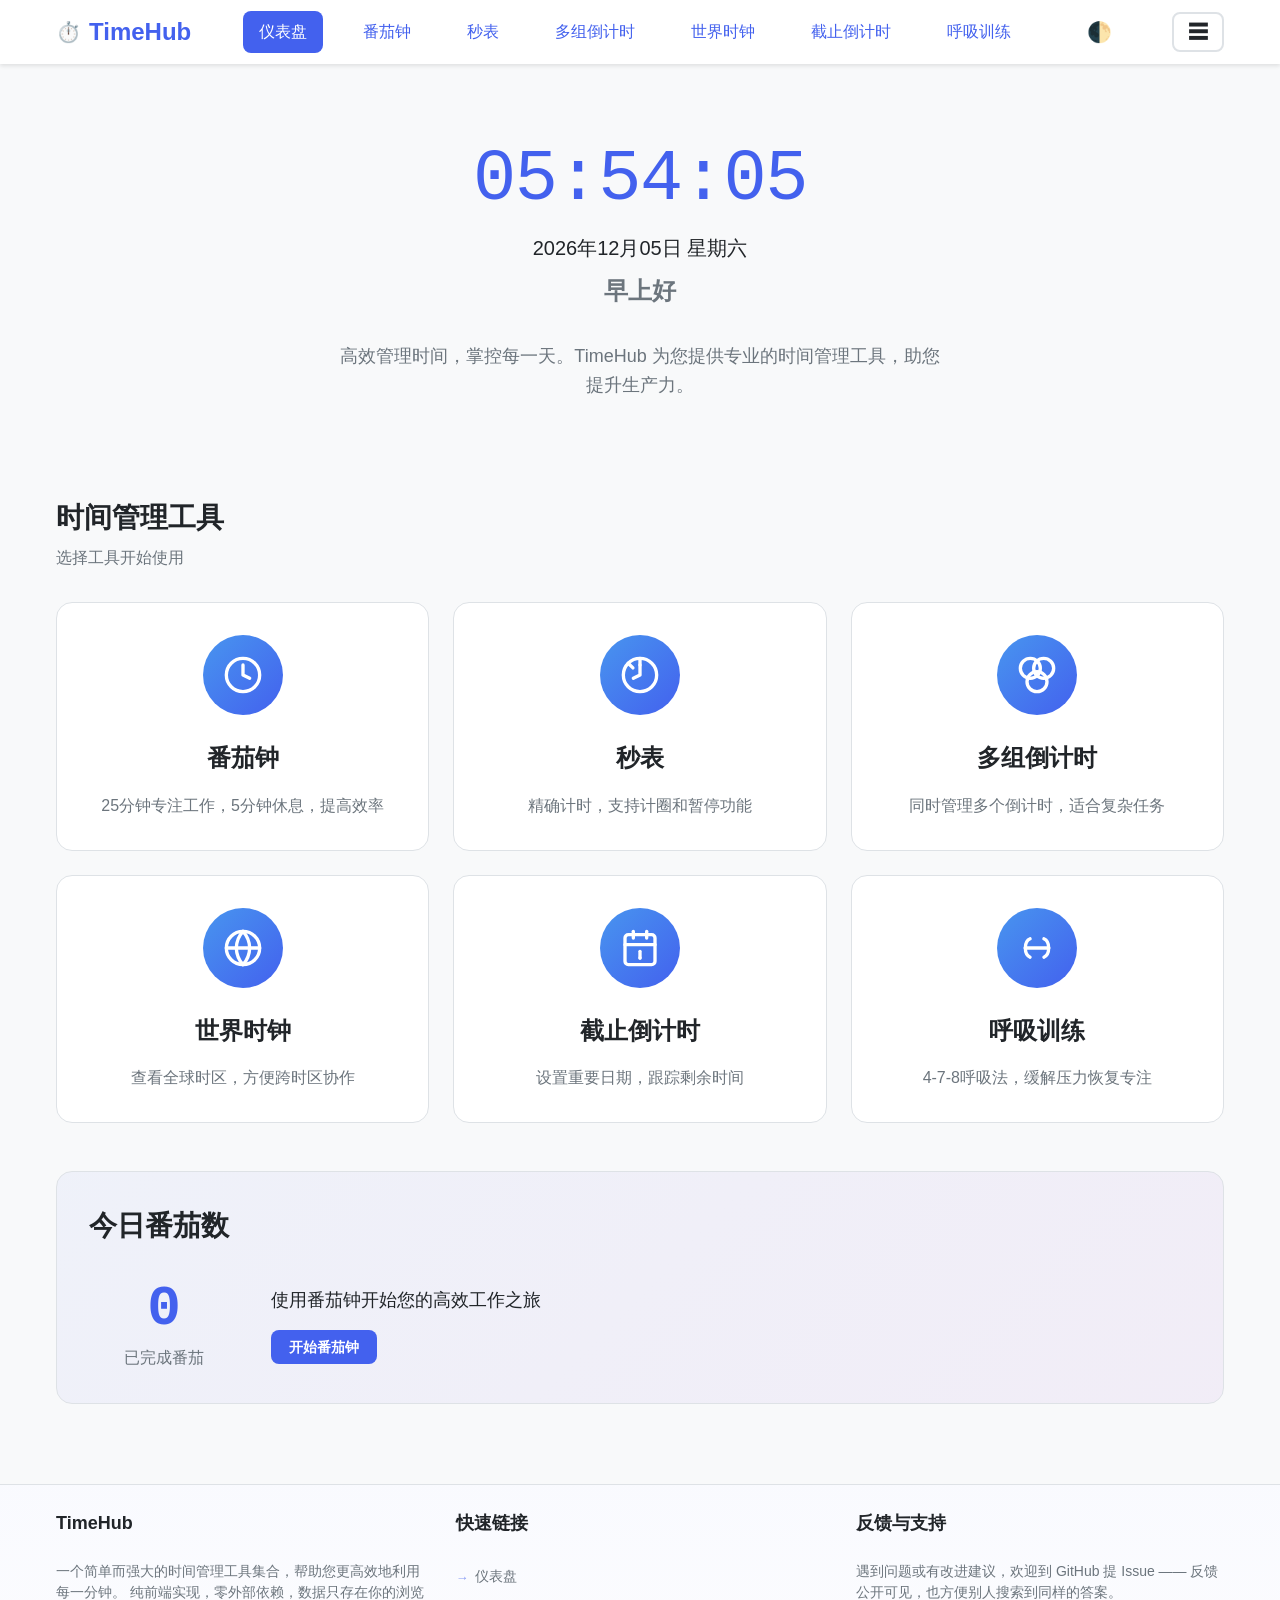
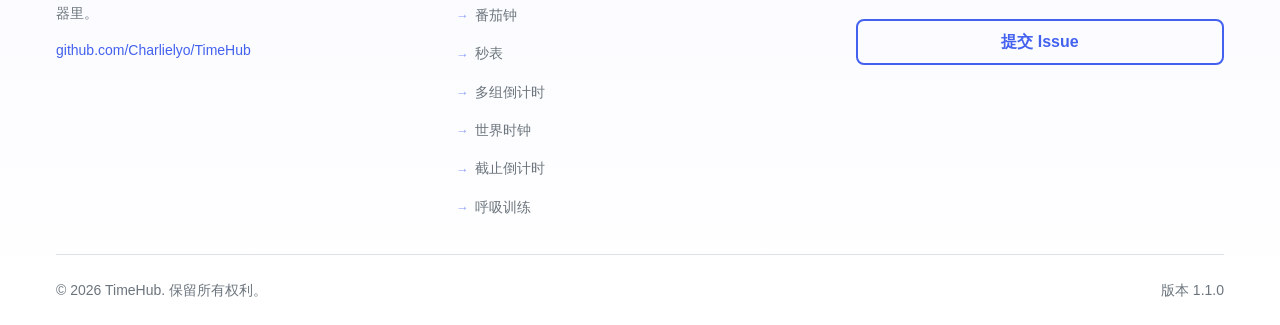
<file: index.html>
<!DOCTYPE html>
<html lang="zh-CN">
<head>
  <meta charset="UTF-8">
  <meta name="viewport" content="width=device-width, initial-scale=1.0">
  <title>TimeHub - 您的时间管理工具集</title>
  <meta name="description" content="TimeHub是一个集成了番茄钟、秒表、多组倒计时、世界时钟、截止倒计时和呼吸训练的时间管理工具网站。">
  <!-- 分享卡片：社交平台抓到的标题与摘要
       og:url / og:image 需要站点正式域名，确定域名后一并补上（现在还缺域名，宁可不写也不写错） -->
  <meta property="og:type" content="website">
  <meta property="og:site_name" content="TimeHub">
  <meta property="og:title" content="TimeHub - 您的时间管理工具集">
  <meta property="og:description" content="TimeHub是一个集成了番茄钟、秒表、多组倒计时、世界时钟、截止倒计时和呼吸训练的时间管理工具网站。">
  <meta name="twitter:card" content="summary">
  <meta name="keywords" content="时间管理,番茄钟,秒表,倒计时,世界时钟,呼吸训练,工具集">
  <meta name="author" content="TimeHub Team">

  <!-- 主题预设：在首次绘制前写入 data-theme，避免刷新时闪白/闪黑。
       取值逻辑与 js/common.js 保持一致（用户选择 → auto 时跟随系统）。 -->
  <script>
    (function () {
      try {
        var d = JSON.parse(localStorage.getItem('timehub_data') || '{}');
        var t = (d.settings && d.settings.theme) || d.theme || 'auto';
        var dark = t === 'auto' ? matchMedia('(prefers-color-scheme: dark)').matches : t === 'dark';
        document.documentElement.setAttribute('data-theme', dark ? 'dark' : 'light');
      } catch (e) { /* 读不到就用 css/base.css 的浅色默认值 */ }
    })();
  </script>

  <!-- 样式表 -->
  <link rel="stylesheet" href="css/base.css">
  <link rel="stylesheet" href="css/layout.css">
  <link rel="stylesheet" href="css/components.css">
  <link rel="stylesheet" href="css/dashboard.css">

  <!-- 图标 -->
  <link rel="icon" href="assets/icons/dashboard.svg" type="image/svg+xml">

  <!-- PWA 相关（可选） -->
  <meta name="theme-color" content="#4361ee">
  <link rel="manifest" href="manifest.json">

  <!-- iOS 支持 -->
  <meta name="apple-mobile-web-app-capable" content="yes">
  <meta name="apple-mobile-web-app-status-bar-style" content="black-translucent">
  <link rel="apple-touch-icon" href="assets/icons/apple-touch-icon.png">
</head>
<body>
  <!-- 导航栏 -->
  <header class="navbar">
    <div class="container">
      <a href="index.html" class="logo">
        <span class="logo-icon">⏱️</span>
        TimeHub
      </a>

      <nav class="nav-links">
        <a href="index.html" class="nav-link active">仪表盘</a>
        <a href="pomodoro.html" class="nav-link">番茄钟</a>
        <a href="stopwatch.html" class="nav-link">秒表</a>
        <a href="countdown.html" class="nav-link">多组倒计时</a>
        <a href="worldclock.html" class="nav-link">世界时钟</a>
        <a href="deadline.html" class="nav-link">截止倒计时</a>
        <a href="breathing.html" class="nav-link">呼吸训练</a>
      </nav>

      <!-- 主题切换按钮 -->
      <button class="theme-toggle" aria-label="切换主题">
        <span class="theme-icon">🌙</span>
      </button>

      <!-- 移动端菜单按钮 -->
      <button class="btn btn-secondary mobile-menu-btn desktop-hidden" aria-label="打开菜单">
        <span class="menu-icon">☰</span>
      </button>
    </div>
  </header>

  <!-- 移动端菜单（隐藏） -->
  <div class="mobile-menu mobile-hidden">
    <div class="mobile-menu-content">
      <a href="index.html" class="mobile-nav-link active">仪表盘</a>
      <a href="pomodoro.html" class="mobile-nav-link">番茄钟</a>
      <a href="stopwatch.html" class="mobile-nav-link">秒表</a>
      <a href="countdown.html" class="mobile-nav-link">多组倒计时</a>
      <a href="worldclock.html" class="mobile-nav-link">世界时钟</a>
      <a href="deadline.html" class="mobile-nav-link">截止倒计时</a>
      <a href="breathing.html" class="mobile-nav-link">呼吸训练</a>
    </div>
  </div>

  <!-- 主内容 -->
  <main class="main-content">
    <div class="container">
      <!-- 顶部大区域：实时时钟、日期、问候语 -->
      <section class="hero-section">
        <div class="hero-content">
          <div class="clock-container">
            <div class="digital-clock" id="digital-clock">00:00:00</div>
            <div class="date-greeting">
              <span class="today-date" id="today-date">2024年1月1日 星期一</span>
              <span class="greeting" id="greeting">早上好</span>
            </div>
          </div>
          <div class="hero-description">
            <p>高效管理时间，掌控每一天。TimeHub 为您提供专业的时间管理工具，助您提升生产力。</p>
          </div>
        </div>
      </section>

      <!-- 功能入口卡片网格 -->
      <section class="tools-section">
        <div class="section-header">
          <h2 class="section-title">时间管理工具</h2>
          <p class="section-subtitle">选择工具开始使用</p>
        </div>

        <div class="tools-grid">
          <!-- 番茄钟卡片 -->
          <a href="pomodoro.html" class="tool-card">
            <div class="tool-icon-wrapper">
              <img src="assets/icons/pomodoro.svg" alt="番茄钟" class="tool-icon">
            </div>
            <h3 class="tool-name">番茄钟</h3>
            <p class="tool-description">25分钟专注工作，5分钟休息，提高效率</p>
          </a>

          <!-- 秒表卡片 -->
          <a href="stopwatch.html" class="tool-card">
            <div class="tool-icon-wrapper">
              <img src="assets/icons/stopwatch.svg" alt="秒表" class="tool-icon">
            </div>
            <h3 class="tool-name">秒表</h3>
            <p class="tool-description">精确计时，支持计圈和暂停功能</p>
          </a>

          <!-- 多组倒计时卡片 -->
          <a href="countdown.html" class="tool-card">
            <div class="tool-icon-wrapper">
              <img src="assets/icons/multi-timer.svg" alt="多组倒计时" class="tool-icon">
            </div>
            <h3 class="tool-name">多组倒计时</h3>
            <p class="tool-description">同时管理多个倒计时，适合复杂任务</p>
          </a>

          <!-- 世界时钟卡片 -->
          <a href="worldclock.html" class="tool-card">
            <div class="tool-icon-wrapper">
              <img src="assets/icons/world-clock.svg" alt="世界时钟" class="tool-icon">
            </div>
            <h3 class="tool-name">世界时钟</h3>
            <p class="tool-description">查看全球时区，方便跨时区协作</p>
          </a>

          <!-- 截止倒计时卡片 -->
          <a href="deadline.html" class="tool-card">
            <div class="tool-icon-wrapper">
              <img src="assets/icons/deadline.svg" alt="截止倒计时" class="tool-icon">
            </div>
            <h3 class="tool-name">截止倒计时</h3>
            <p class="tool-description">设置重要日期，跟踪剩余时间</p>
          </a>

          <!-- 呼吸训练卡片 -->
          <a href="breathing.html" class="tool-card">
            <div class="tool-icon-wrapper">
              <img src="assets/icons/breathing.svg" alt="呼吸训练" class="tool-icon">
            </div>
            <h3 class="tool-name">呼吸训练</h3>
            <p class="tool-description">4-7-8呼吸法，缓解压力恢复专注</p>
          </a>
        </div>
      </section>

      <!-- 底部小区域：今日番茄数预览 -->
      <section class="tomato-preview">
        <div class="section-header">
          <h2 class="section-title">今日番茄数</h2>
        </div>
        <div class="tomato-stats">
          <div class="tomato-count">
            <span class="tomato-number" id="today-tomatoes">0</span>
            <span class="tomato-label">已完成番茄</span>
          </div>
          <div class="tomato-hint">
            <p>使用番茄钟开始您的高效工作之旅</p>
            <a href="pomodoro.html" class="btn btn-primary btn-sm">开始番茄钟</a>
          </div>
        </div>
      </section>
    </div>
  </main>

  <!-- 页脚（全站统一，7 个页面共用同一份标记；年份与版本号由 js/common.js 注入） -->
  <footer class="footer">
    <div class="container">
      <div class="footer-content">
        <div class="footer-section">
          <h3 class="footer-title">TimeHub</h3>
          <p class="footer-description">
            一个简单而强大的时间管理工具集合，帮助您更高效地利用每一分钟。
            纯前端实现，零外部依赖，数据只存在你的浏览器里。
          </p>
          <p class="footer-description">
            <a href="https://github.com/Charlielyo/TimeHub" target="_blank" rel="noopener">github.com/Charlielyo/TimeHub</a>
          </p>
        </div>

        <div class="footer-section">
          <h3 class="footer-title">快速链接</h3>
          <ul class="footer-links">
            <li><a href="index.html">仪表盘</a></li>
            <li><a href="pomodoro.html">番茄钟</a></li>
            <li><a href="stopwatch.html">秒表</a></li>
            <li><a href="countdown.html">多组倒计时</a></li>
            <li><a href="worldclock.html">世界时钟</a></li>
            <li><a href="deadline.html">截止倒计时</a></li>
            <li><a href="breathing.html">呼吸训练</a></li>
          </ul>
        </div>

        <div class="footer-section">
          <h3 class="footer-title">反馈与支持</h3>
          <p class="footer-description">
            遇到问题或有改进建议，欢迎到 GitHub 提 Issue —— 反馈公开可见，也方便别人搜索到同样的答案。
          </p>
          <a href="https://github.com/Charlielyo/TimeHub/issues" class="btn btn-outline" target="_blank" rel="noopener">提交 Issue</a>
        </div>
      </div>

      <div class="footer-bottom">
        <p>&copy; <span data-timehub-year>2026</span> TimeHub. 保留所有权利。</p>
        <p class="footer-version">版本 <span data-timehub-version>1.1.0</span></p>
      </div>
    </div>
  </footer>

  <!-- JavaScript 文件 -->
  <script src="js/common.js"></script>
  <script src="js/toast.js"></script>
  <script src="js/utils.js"></script>
  <script src="js/dashboard.js"></script>

  <!-- 内联脚本 -->
  <script>
    // 年份与版本号由 js/common.js 统一写入（footer 里的 data-timehub-year / data-timehub-version）

    // ===== 实时时钟功能 =====
    function updateClock() {
      const now = new Date();
      const hours = now.getHours().toString().padStart(2, '0');
      const minutes = now.getMinutes().toString().padStart(2, '0');
      const seconds = now.getSeconds().toString().padStart(2, '0');

      document.getElementById('digital-clock').textContent = `${hours}:${minutes}:${seconds}`;

      // 更新日期（中文格式）
      const year = now.getFullYear();
      const month = (now.getMonth() + 1).toString().padStart(2, '0');
      const day = now.getDate().toString().padStart(2, '0');
      const weekdays = ['星期日', '星期一', '星期二', '星期三', '星期四', '星期五', '星期六'];
      const weekday = weekdays[now.getDay()];

      document.getElementById('today-date').textContent = `${year}年${month}月${day}日 ${weekday}`;

      // 更新问候语
      const hour = now.getHours();
      let greeting = '晚上好';
      if (hour >= 5 && hour < 12) {
        greeting = '早上好';
      } else if (hour >= 12 && hour < 18) {
        greeting = '下午好';
      }
      document.getElementById('greeting').textContent = greeting;
    }

    // ===== 今日番茄数功能 =====
    function updateTomatoCount() {
      // 从localStorage读取今日番茄数
      // 假设数据存储在'timehub_pomodoro_stats'键中
      const today = new Date().toISOString().split('T')[0]; // YYYY-MM-DD
      const stats = TimeHubUtils.getLocalStorage('timehub_pomodoro_stats', {});
      const todayCount = stats[today] || 0;

      document.getElementById('today-tomatoes').textContent = todayCount;
    }

    // ===== 初始化 =====
    // 立即更新一次
    updateClock();
    updateTomatoCount();

    // 每秒更新时钟
    setInterval(updateClock, 1000);

    // 每30秒更新一次番茄数（防止其他页面更新数据）
    setInterval(updateTomatoCount, 30000);

    // ===== 移动端菜单切换 =====
    document.querySelector('.mobile-menu-btn')?.addEventListener('click', function() {
      const menu = document.querySelector('.mobile-menu');
      menu.classList.toggle('mobile-hidden');
    });

    // 点击菜单项后关闭移动菜单
    document.querySelectorAll('.mobile-nav-link').forEach(link => {
      link.addEventListener('click', () => {
        document.querySelector('.mobile-menu').classList.add('mobile-hidden');
      });
    });

    // 点击遮罩层关闭菜单
    document.querySelector('.mobile-menu')?.addEventListener('click', function(e) {
      if (e.target === this) {
        this.classList.add('mobile-hidden');
      }
    });
  </script>

  <!-- 移动端底部导航 -->
  <div class="mobile-bottom-nav">
    <a href="index.html" class="bottom-nav-item active">
      <span class="bottom-nav-icon">🏠</span>
      <span class="bottom-nav-label">首页</span>
    </a>
    <a href="pomodoro.html" class="bottom-nav-item">
      <span class="bottom-nav-icon">🍅</span>
      <span class="bottom-nav-label">番茄</span>
    </a>
    <a href="stopwatch.html" class="bottom-nav-item">
      <span class="bottom-nav-icon">⏱️</span>
      <span class="bottom-nav-label">秒表</span>
    </a>
    <a href="worldclock.html" class="bottom-nav-item">
      <span class="bottom-nav-icon">🌐</span>
      <span class="bottom-nav-label">世界</span>
    </a>
    <a href="breathing.html" class="bottom-nav-item">
      <span class="bottom-nav-icon">🧘</span>
      <span class="bottom-nav-label">呼吸</span>
    </a>
  </div>

</body>
</html>
</file>
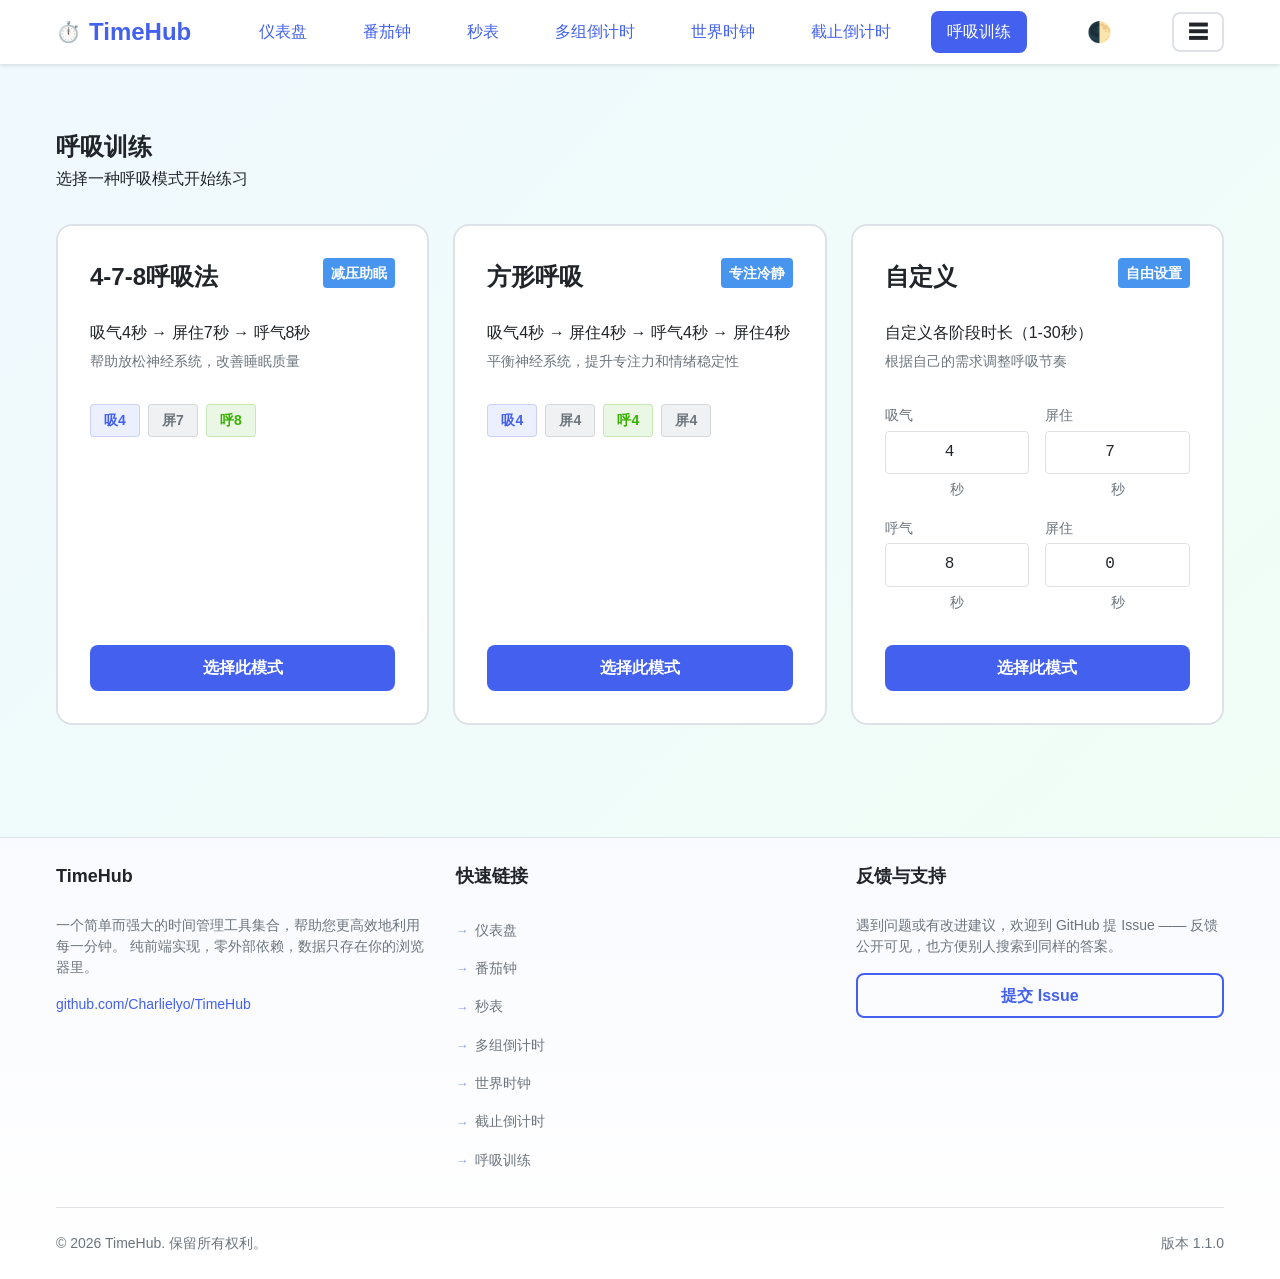
<file: breathing.html>
<!DOCTYPE html>
<html lang="zh-CN">
<head>
  <meta charset="UTF-8">
  <meta name="viewport" content="width=device-width, initial-scale=1.0">
  <title>呼吸训练 - TimeHub</title>
  <meta name="description" content="TimeHub呼吸训练工具，提供4-7-8呼吸法、方形呼吸法等科学呼吸练习，帮助缓解压力、提升专注力。">
  <!-- 分享卡片：社交平台抓到的标题与摘要
       og:url / og:image 需要站点正式域名，确定域名后一并补上（现在还缺域名，宁可不写也不写错） -->
  <meta property="og:type" content="website">
  <meta property="og:site_name" content="TimeHub">
  <meta property="og:title" content="呼吸训练 - TimeHub">
  <meta property="og:description" content="TimeHub呼吸训练工具，提供4-7-8呼吸法、方形呼吸法等科学呼吸练习，帮助缓解压力、提升专注力。">
  <meta name="twitter:card" content="summary">
  <meta name="keywords" content="呼吸训练,4-7-8呼吸,方形呼吸,减压,冥想,专注力">
  <meta name="author" content="TimeHub Team">

  <!-- 主题预设：在首次绘制前写入 data-theme，避免刷新时闪白/闪黑。
       取值逻辑与 js/common.js 保持一致（用户选择 → auto 时跟随系统）。 -->
  <script>
    (function () {
      try {
        var d = JSON.parse(localStorage.getItem('timehub_data') || '{}');
        var t = (d.settings && d.settings.theme) || d.theme || 'auto';
        var dark = t === 'auto' ? matchMedia('(prefers-color-scheme: dark)').matches : t === 'dark';
        document.documentElement.setAttribute('data-theme', dark ? 'dark' : 'light');
      } catch (e) { /* 读不到就用 css/base.css 的浅色默认值 */ }
    })();
  </script>

  <!-- 样式表 -->
  <link rel="stylesheet" href="css/base.css">
  <link rel="stylesheet" href="css/layout.css">
  <link rel="stylesheet" href="css/components.css">
  <link rel="stylesheet" href="css/breathing.css">

  <!-- 图标 -->
  <link rel="icon" href="assets/icons/breathing.svg" type="image/svg+xml">

  <!-- iOS 支持 -->
  <meta name="apple-mobile-web-app-capable" content="yes">
  <meta name="apple-mobile-web-app-status-bar-style" content="black-translucent">
  <link rel="apple-touch-icon" href="assets/icons/apple-touch-icon.png">

  <!-- PWA 相关 -->
  <meta name="theme-color" content="#4361ee">
  <link rel="manifest" href="manifest.json">

  <!-- 呼吸训练特定样式 -->
  <style>
    :root {
      --breathing-inhale-color: #4361ee;    /* 吸气颜色 - 蓝色 */
      --breathing-hold-color: #6c757d;      /* 屏住颜色 - 灰色 */
      --breathing-exhale-color: #38b000;    /* 呼气颜色 - 绿色 */
      --breathing-custom-color: #9d4edd;    /* 自定义模式颜色 - 紫色 */
      --breathing-background-light: linear-gradient(135deg, #f0f9ff 0%, #f0fff4 100%); /* 浅色背景渐变 */
      --breathing-background-dark: linear-gradient(135deg, #0f172a 0%, #0c2418 100%); /* 深色背景渐变 */
    }

    .breathing-page {
      background: var(--breathing-background-light);
      min-height: 100vh;
      transition: background-color var(--transition-normal);
    }

    /* 深色主题背景（用 html[data-theme]，与全站主题开关一致） */
    [data-theme="dark"] .breathing-page {
      background: var(--breathing-background-dark);
    }

    /* 呼吸训练容器 */
    .breathing-container {
      max-width: var(--max-width);
      margin: 0 auto;
      padding: var(--spacing-xl) var(--spacing-md);
    }
  </style>
</head>
<body class="breathing-page">
  <!-- 导航栏 -->
  <header class="navbar">
    <div class="container">
      <a href="index.html" class="logo">
        <span class="logo-icon">⏱️</span>
        TimeHub
      </a>

      <nav class="nav-links">
        <a href="index.html" class="nav-link">仪表盘</a>
        <a href="pomodoro.html" class="nav-link">番茄钟</a>
        <a href="stopwatch.html" class="nav-link">秒表</a>
        <a href="countdown.html" class="nav-link">多组倒计时</a>
        <a href="worldclock.html" class="nav-link">世界时钟</a>
        <a href="deadline.html" class="nav-link">截止倒计时</a>
        <a href="breathing.html" class="nav-link active">呼吸训练</a>
      </nav>

      <!-- 主题切换按钮 -->
      <button class="theme-toggle" aria-label="切换主题">
        <span class="theme-icon">🌙</span>
      </button>

      <!-- 移动端菜单按钮 -->
      <button class="btn btn-secondary mobile-menu-btn desktop-hidden" aria-label="打开菜单">
        <span class="menu-icon">☰</span>
      </button>
    </div>
  </header>

  <!-- 移动端菜单（隐藏） -->
  <div class="mobile-menu mobile-hidden">
    <div class="mobile-menu-content">
      <a href="index.html" class="mobile-nav-link">仪表盘</a>
      <a href="pomodoro.html" class="mobile-nav-link">番茄钟</a>
      <a href="stopwatch.html" class="mobile-nav-link">秒表</a>
      <a href="countdown.html" class="mobile-nav-link">多组倒计时</a>
      <a href="worldclock.html" class="mobile-nav-link">世界时钟</a>
      <a href="deadline.html" class="mobile-nav-link">截止倒计时</a>
      <a href="breathing.html" class="mobile-nav-link active">呼吸训练</a>
    </div>
  </div>

  <!-- 主内容 -->
  <main class="breathing-main">
    <div class="breathing-container">
      <!-- 模式选择区域 -->
      <section class="mode-selection">
        <div class="section-header">
          <h1 class="section-title">呼吸训练</h1>
          <p class="section-subtitle">选择一种呼吸模式开始练习</p>
        </div>

        <div class="mode-cards">
          <!-- 4-7-8呼吸卡片 -->
          <div class="mode-card" data-mode="four-seven-eight">
            <div class="mode-card-header">
              <h3 class="mode-card-title">4-7-8呼吸法</h3>
              <span class="mode-card-tag">减压助眠</span>
            </div>
            <div class="mode-card-description">
              <p>吸气4秒 → 屏住7秒 → 呼气8秒</p>
              <p class="mode-card-hint">帮助放松神经系统，改善睡眠质量</p>
            </div>
            <div class="mode-card-pattern">
              <span class="pattern-step inhale">吸4</span>
              <span class="pattern-step hold">屏7</span>
              <span class="pattern-step exhale">呼8</span>
            </div>
            <button class="btn btn-primary mode-select-btn" data-mode="four-seven-eight">
              选择此模式
            </button>
          </div>

          <!-- 方形呼吸卡片 -->
          <div class="mode-card" data-mode="square">
            <div class="mode-card-header">
              <h3 class="mode-card-title">方形呼吸</h3>
              <span class="mode-card-tag">专注冷静</span>
            </div>
            <div class="mode-card-description">
              <p>吸气4秒 → 屏住4秒 → 呼气4秒 → 屏住4秒</p>
              <p class="mode-card-hint">平衡神经系统，提升专注力和情绪稳定性</p>
            </div>
            <div class="mode-card-pattern">
              <span class="pattern-step inhale">吸4</span>
              <span class="pattern-step hold">屏4</span>
              <span class="pattern-step exhale">呼4</span>
              <span class="pattern-step hold">屏4</span>
            </div>
            <button class="btn btn-primary mode-select-btn" data-mode="square">
              选择此模式
            </button>
          </div>

          <!-- 自定义呼吸卡片 -->
          <div class="mode-card" data-mode="custom">
            <div class="mode-card-header">
              <h3 class="mode-card-title">自定义</h3>
              <span class="mode-card-tag">自由设置</span>
            </div>
            <div class="mode-card-description">
              <p>自定义各阶段时长（1-30秒）</p>
              <p class="mode-card-hint">根据自己的需求调整呼吸节奏</p>
            </div>
            <div class="mode-card-custom-settings">
              <div class="custom-input-group">
                <label>吸气</label>
                <input type="number" min="1" max="30" value="4" class="custom-input inhale-input">
                <span class="custom-unit">秒</span>
              </div>
              <div class="custom-input-group">
                <label>屏住</label>
                <input type="number" min="0" max="30" value="7" class="custom-input hold-input">
                <span class="custom-unit">秒</span>
              </div>
              <div class="custom-input-group">
                <label>呼气</label>
                <input type="number" min="1" max="30" value="8" class="custom-input exhale-input">
                <span class="custom-unit">秒</span>
              </div>
              <div class="custom-input-group">
                <label>屏住</label>
                <input type="number" min="0" max="30" value="0" class="custom-input hold2-input">
                <span class="custom-unit">秒</span>
              </div>
            </div>
            <button class="btn btn-primary mode-select-btn" data-mode="custom">
              选择此模式
            </button>
          </div>
        </div>
      </section>

      <!-- 主视图区域 -->
      <section class="breathing-view" id="breathing-view" style="display: none;">
        <div class="view-header">
          <h2 class="view-title" id="current-mode-title">4-7-8呼吸法</h2>
          <div class="progress-indicator">
            <span id="current-round">1</span> / <span id="total-rounds">3</span> 轮
          </div>
        </div>

        <!-- 大圆圈动画 -->
        <div class="breathing-circle-container">
          <div class="progress-ring">
            <svg width="300" height="300" viewBox="0 0 300 300" class="progress-ring-svg">
              <circle cx="150" cy="150" r="140" class="progress-ring-bg"></circle>
              <circle cx="150" cy="150" r="140" class="progress-ring-fill"></circle>
            </svg>
          </div>
          <div class="breathing-circle" id="breathing-circle">
            <div class="circle-inner">
              <div class="phase-name" id="current-phase">准备开始</div>
              <div class="time-count" id="time-count">--</div>
            </div>
          </div>
        </div>

        <!-- 控制区 -->
        <div class="breathing-controls">
          <div class="control-buttons">
            <button class="btn btn-primary btn-lg" id="start-pause-btn">
              <span class="btn-icon">▶️</span>
              <span class="btn-text">开始</span>
            </button>
            <button class="btn btn-secondary btn-lg" id="reset-btn" disabled>
              <span class="btn-icon">↺</span>
              <span class="btn-text">重置</span>
            </button>
          </div>

          <div class="control-settings">
            <div class="setting-group">
              <label for="rounds-input">训练轮数</label>
              <div class="number-input">
                <button class="number-btn minus" id="rounds-minus">-</button>
                <input type="number" id="rounds-input" min="1" max="20" value="3">
                <button class="number-btn plus" id="rounds-plus">+</button>
              </div>
            </div>

            <div class="setting-group">
              <label for="sound-toggle">音效提示</label>
              <div class="toggle-switch">
                <input type="checkbox" id="sound-toggle" checked>
                <span class="toggle-slider"></span>
              </div>
            </div>
          </div>

          <div class="current-settings">
            <div class="setting-info">
              <span class="setting-label">当前模式:</span>
              <span class="setting-value" id="current-mode-display">4-7-8呼吸法</span>
            </div>
            <div class="setting-info">
              <span class="setting-label">时长:</span>
              <span class="setting-value" id="current-duration">19秒/轮</span>
            </div>
          </div>
        </div>

        <!-- 完成状态显示 -->
        <div class="completion-screen" id="completion-screen" style="display: none;">
          <div class="completion-content">
            <div class="completion-icon">🎉</div>
            <h3 class="completion-title">训练完成！</h3>
            <div class="completion-stats">
              <div class="stat-item">
                <span class="stat-label">用时</span>
                <span class="stat-value" id="completion-time">00:00</span>
              </div>
              <div class="stat-item">
                <span class="stat-label">完成轮数</span>
                <span class="stat-value" id="completion-rounds">3</span>
              </div>
            </div>
            <p class="completion-message" id="completion-message">很棒！您已经完成了一次完整的呼吸训练。</p>
            <div class="completion-actions">
              <button class="btn btn-primary" id="restart-btn">重新开始</button>
              <button class="btn btn-outline" id="back-to-modes-btn">选择其他模式</button>
            </div>
          </div>
        </div>
      </section>
    </div>
  </main>

  <!-- 页脚（全站统一，7 个页面共用同一份标记；年份与版本号由 js/common.js 注入） -->
  <footer class="footer">
    <div class="container">
      <div class="footer-content">
        <div class="footer-section">
          <h3 class="footer-title">TimeHub</h3>
          <p class="footer-description">
            一个简单而强大的时间管理工具集合，帮助您更高效地利用每一分钟。
            纯前端实现，零外部依赖，数据只存在你的浏览器里。
          </p>
          <p class="footer-description">
            <a href="https://github.com/Charlielyo/TimeHub" target="_blank" rel="noopener">github.com/Charlielyo/TimeHub</a>
          </p>
        </div>

        <div class="footer-section">
          <h3 class="footer-title">快速链接</h3>
          <ul class="footer-links">
            <li><a href="index.html">仪表盘</a></li>
            <li><a href="pomodoro.html">番茄钟</a></li>
            <li><a href="stopwatch.html">秒表</a></li>
            <li><a href="countdown.html">多组倒计时</a></li>
            <li><a href="worldclock.html">世界时钟</a></li>
            <li><a href="deadline.html">截止倒计时</a></li>
            <li><a href="breathing.html">呼吸训练</a></li>
          </ul>
        </div>

        <div class="footer-section">
          <h3 class="footer-title">反馈与支持</h3>
          <p class="footer-description">
            遇到问题或有改进建议，欢迎到 GitHub 提 Issue —— 反馈公开可见，也方便别人搜索到同样的答案。
          </p>
          <a href="https://github.com/Charlielyo/TimeHub/issues" class="btn btn-outline" target="_blank" rel="noopener">提交 Issue</a>
        </div>
      </div>

      <div class="footer-bottom">
        <p>&copy; <span data-timehub-year>2026</span> TimeHub. 保留所有权利。</p>
        <p class="footer-version">版本 <span data-timehub-version>1.1.0</span></p>
      </div>
    </div>
  </footer>

  <!-- JavaScript 文件 -->
  <script src="js/common.js"></script>
  <script src="js/toast.js"></script>
  <script src="js/utils.js"></script>
  <script src="js/breathing.js"></script>

  <!-- 内联脚本 -->
  <script>
    // 年份与版本号由 js/common.js 统一写入（footer 里的 data-timehub-year / data-timehub-version）

    // 移动端菜单切换
    document.querySelector('.mobile-menu-btn')?.addEventListener('click', function() {
      const menu = document.querySelector('.mobile-menu');
      menu.classList.toggle('mobile-hidden');
    });

    // 点击菜单项后关闭移动菜单
    document.querySelectorAll('.mobile-nav-link').forEach(link => {
      link.addEventListener('click', () => {
        document.querySelector('.mobile-menu').classList.add('mobile-hidden');
      });
    });

    // 点击遮罩层关闭菜单
    document.querySelector('.mobile-menu')?.addEventListener('click', function(e) {
      if (e.target === this) {
        this.classList.add('mobile-hidden');
      }
    });
  </script>

  <!-- 移动端底部导航 -->
  <div class="mobile-bottom-nav">
    <a href="index.html" class="bottom-nav-item">
      <span class="bottom-nav-icon">🏠</span>
      <span class="bottom-nav-label">首页</span>
    </a>
    <a href="pomodoro.html" class="bottom-nav-item">
      <span class="bottom-nav-icon">🍅</span>
      <span class="bottom-nav-label">番茄</span>
    </a>
    <a href="stopwatch.html" class="bottom-nav-item">
      <span class="bottom-nav-icon">⏱️</span>
      <span class="bottom-nav-label">秒表</span>
    </a>
    <a href="worldclock.html" class="bottom-nav-item">
      <span class="bottom-nav-icon">🌐</span>
      <span class="bottom-nav-label">世界</span>
    </a>
    <a href="breathing.html" class="bottom-nav-item active">
      <span class="bottom-nav-icon">🧘</span>
      <span class="bottom-nav-label">呼吸</span>
    </a>
  </div>

  <!-- Service Worker 注册 -->
  <script>
    if ('serviceWorker' in navigator) {
      window.addEventListener('load', function() {
        navigator.serviceWorker.register('sw.js').then(function(registration) {
          console.log('Service Worker 注册成功：', registration.scope);
        }).catch(function(error) {
          console.log('Service Worker 注册失败：', error);
        });
      });
    }
  </script>
</body>
</html>
</file>
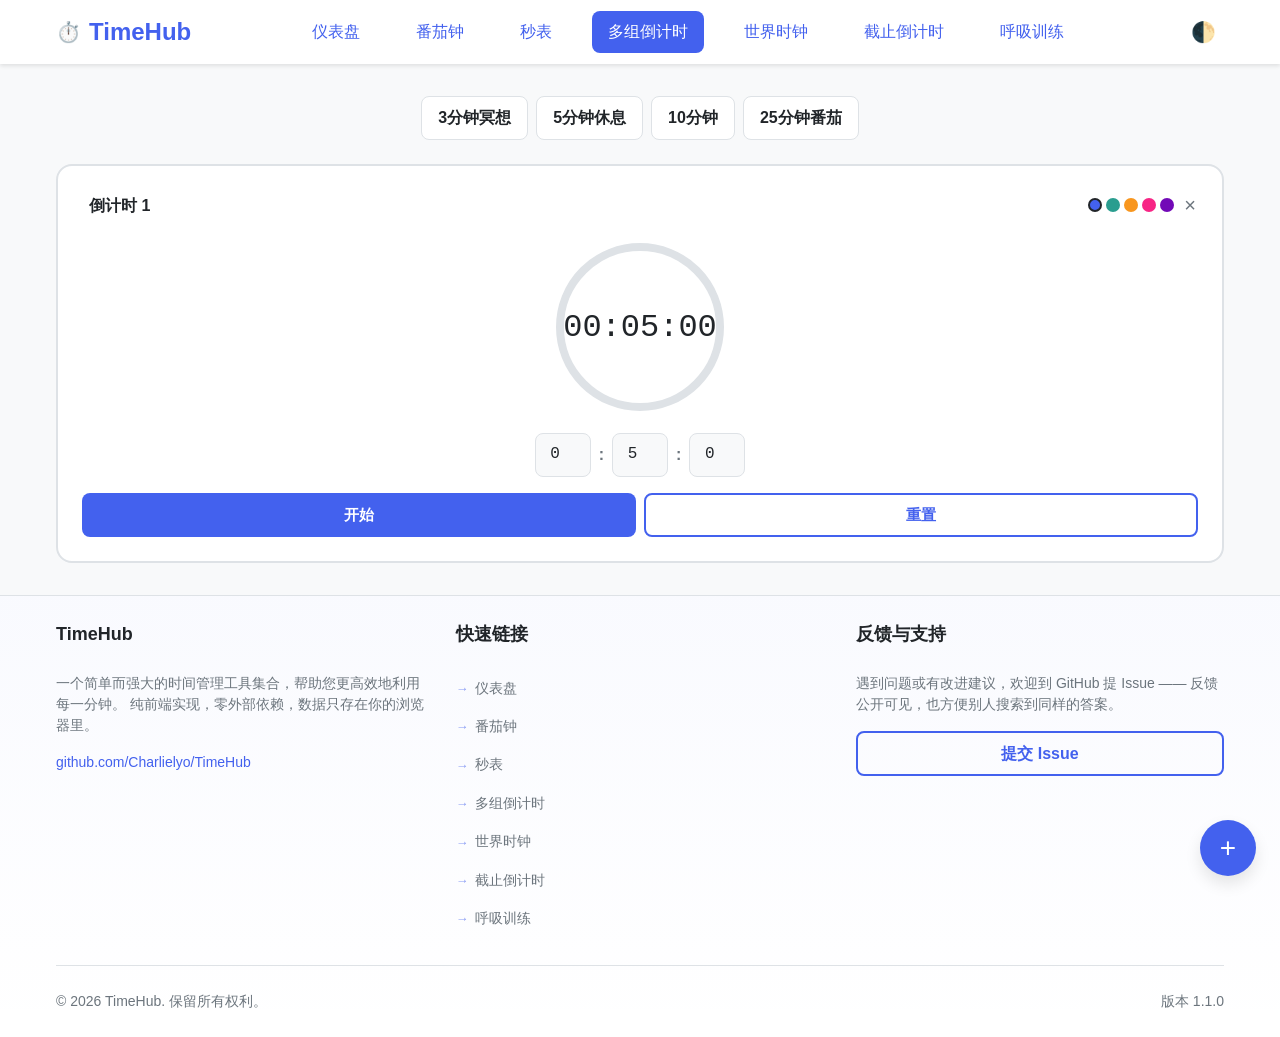
<file: countdown.html>
<!DOCTYPE html>
<html lang="zh-CN">
<head>
  <meta charset="UTF-8">
  <meta name="viewport" content="width=device-width, initial-scale=1.0">
  <title>多组倒计时 - TimeHub</title>
  <meta name="description" content="TimeHub多组倒计时工具，同时管理多个倒计时任务。">
  <!-- 分享卡片：社交平台抓到的标题与摘要
       og:url / og:image 需要站点正式域名，确定域名后一并补上（现在还缺域名，宁可不写也不写错） -->
  <meta property="og:type" content="website">
  <meta property="og:site_name" content="TimeHub">
  <meta property="og:title" content="多组倒计时 - TimeHub">
  <meta property="og:description" content="TimeHub多组倒计时工具，同时管理多个倒计时任务。">
  <meta name="twitter:card" content="summary">
  <!-- 主题预设：在首次绘制前写入 data-theme，避免刷新时闪白/闪黑。
       取值逻辑与 js/common.js 保持一致（用户选择 → auto 时跟随系统）。 -->
  <script>
    (function () {
      try {
        var d = JSON.parse(localStorage.getItem('timehub_data') || '{}');
        var t = (d.settings && d.settings.theme) || d.theme || 'auto';
        var dark = t === 'auto' ? matchMedia('(prefers-color-scheme: dark)').matches : t === 'dark';
        document.documentElement.setAttribute('data-theme', dark ? 'dark' : 'light');
      } catch (e) { /* 读不到就用 css/base.css 的浅色默认值 */ }
    })();
  </script>

  <link rel="stylesheet" href="css/base.css">
  <link rel="stylesheet" href="css/layout.css">
  <link rel="stylesheet" href="css/components.css">
  <link rel="icon" href="assets/icons/multi-timer.svg" type="image/svg+xml">

  <!-- iOS 支持 -->
  <meta name="apple-mobile-web-app-capable" content="yes">
  <meta name="apple-mobile-web-app-status-bar-style" content="black-translucent">
  <link rel="apple-touch-icon" href="assets/icons/apple-touch-icon.png">

  <!-- PWA 相关 -->
  <meta name="theme-color" content="#4361ee">
  <link rel="manifest" href="manifest.json">
  <style>
    .countdown-page { }

    .countdown-main {
      flex: 1;
      padding: var(--spacing-xl) 0;
    }

    .countdown-container {
      max-width: var(--max-width);
      margin: 0 auto;
      padding: 0 var(--spacing-md);
    }

    .presets-bar {
      display: flex;
      flex-wrap: wrap;
      gap: var(--spacing-sm);
      margin-bottom: var(--spacing-lg);
      justify-content: center;
    }

    .preset-btn {
      padding: var(--spacing-sm) var(--spacing-md);
      border-radius: var(--border-radius-md);
      border: 1px solid var(--border-color);
      background: var(--surface-color);
      color: var(--text-color);
      font-weight: 600;
      cursor: pointer;
      transition: all var(--transition-fast);
    }

    .preset-btn:hover {
      border-color: var(--primary-color);
      color: var(--primary-color);
    }

    .cards-grid {
      display: grid;
      grid-template-columns: repeat(auto-fit, minmax(260px, 1fr));
      gap: var(--spacing-lg);
    }

    .timer-card {
      background: var(--surface-color);
      border: 2px solid var(--border-color);
      border-radius: var(--border-radius-lg);
      padding: var(--spacing-lg);
      position: relative;
      display: flex;
      flex-direction: column;
      align-items: center;
      gap: var(--spacing-md);
      transition: border-color var(--transition-fast);
    }

    .timer-card.alarm {
      animation: alarmBlink 0.8s ease-in-out 3;
    }

    @keyframes alarmBlink {
      0%, 100% { border-color: var(--border-color); }
      50% { border-color: #e63946; box-shadow: 0 0 12px rgba(230, 57, 70, 0.35); }
    }

    .card-header {
      width: 100%;
      display: flex;
      align-items: center;
      justify-content: space-between;
      gap: var(--spacing-sm);
    }

    .card-title {
      font-size: 1rem;
      font-weight: 600;
      color: var(--text-color);
      border: 1px solid transparent;
      border-radius: var(--border-radius-sm);
      padding: 2px 6px;
      flex: 1;
      background: transparent;
    }

    .card-title:hover,
    .card-title:focus {
      border-color: var(--border-color);
      background: var(--bg-color);
      outline: none;
    }

    .color-dots {
      display: flex;
      gap: 4px;
    }

    .color-dot {
      width: 14px;
      height: 14px;
      border-radius: 50%;
      cursor: pointer;
      border: 2px solid transparent;
      transition: transform var(--transition-fast);
    }

    .color-dot:hover {
      transform: scale(1.15);
    }

    .color-dot.active {
      border-color: var(--text-color);
    }

    .card-delete {
      color: var(--text-secondary);
      background: none;
      border: none;
      cursor: pointer;
      font-size: 1.25rem;
      line-height: 1;
      padding: 0 2px;
    }

    .card-delete:hover {
      color: #e63946;
    }

    .ring-display {
      position: relative;
      width: 180px;
      height: 180px;
      display: flex;
      align-items: center;
      justify-content: center;
    }

    .progress-ring {
      position: absolute;
      top: 0;
      left: 0;
      width: 100%;
      height: 100%;
      transform: rotate(-90deg);
    }

    .progress-ring-bg {
      fill: none;
      stroke: var(--border-color);
      stroke-width: 8;
    }

    .progress-ring-fill {
      fill: none;
      stroke-width: 8;
      stroke-linecap: round;
      stroke-dasharray: 502.65;
      stroke-dashoffset: 502.65;
      transition: stroke-dashoffset 0.3s linear;
    }

    .time-text {
      font-family: var(--font-family-mono);
      font-size: 2rem;
      font-weight: 500;
      color: var(--text-color);
      text-align: center;
      z-index: 1;
    }

    .inputs-row {
      display: flex;
      gap: var(--spacing-sm);
      align-items: center;
    }

    .time-input {
      width: 56px;
      padding: var(--spacing-sm);
      border: 1px solid var(--border-color);
      border-radius: var(--border-radius-md);
      background: var(--bg-color);
      color: var(--text-color);
      text-align: center;
      font-family: var(--font-family-mono);
    }

    .time-input:focus {
      outline: none;
      border-color: var(--primary-color);
    }

    .input-sep {
      color: var(--text-secondary);
      font-weight: 600;
    }

    .card-actions {
      display: flex;
      gap: var(--spacing-sm);
      width: 100%;
      justify-content: center;
    }

    .card-actions .btn {
      flex: 1;
      padding: var(--spacing-sm) var(--spacing-md);
      font-size: 0.9375rem;
    }

    .add-btn {
      position: fixed;
      right: 24px;
      bottom: 24px;
      width: 56px;
      height: 56px;
      border-radius: 50%;
      background: var(--primary-color);
      color: #fff;
      font-size: 1.75rem;
      border: none;
      cursor: pointer;
      box-shadow: var(--shadow-lg);
      display: flex;
      align-items: center;
      justify-content: center;
      transition: transform var(--transition-fast), background-color var(--transition-fast);
      z-index: 50;
    }

    .add-btn:hover {
      transform: scale(1.05);
      background: var(--primary-dark);
    }

    .add-btn:disabled {
      background: var(--border-color);
      cursor: not-allowed;
      transform: none;
    }

    @media (max-width: 480px) {
      .ring-display {
        width: 160px;
        height: 160px;
      }
      .time-text {
        font-size: 1.75rem;
      }
    }
  </style>
</head>
<body class="countdown-page">
  <header class="navbar">
    <div class="container">
      <a href="index.html" class="logo">
        <span class="logo-icon">⏱️</span>
        TimeHub
      </a>
      <nav class="nav-links">
        <a href="index.html" class="nav-link">仪表盘</a>
        <a href="pomodoro.html" class="nav-link">番茄钟</a>
        <a href="stopwatch.html" class="nav-link">秒表</a>
        <a href="countdown.html" class="nav-link active">多组倒计时</a>
        <a href="worldclock.html" class="nav-link">世界时钟</a>
        <a href="deadline.html" class="nav-link">截止倒计时</a>
        <a href="breathing.html" class="nav-link">呼吸训练</a>
      </nav>
      <button class="theme-toggle" aria-label="切换主题">
        <span class="theme-icon">🌙</span>
      </button>
      <button class="mobile-menu-btn" aria-label="打开菜单" id="menu-btn">
        <span class="menu-icon">☰</span>
      </button>
    </div>
  </header>

  <div class="mobile-menu" id="mobile-menu">
    <div class="mobile-menu-content">
      <a href="index.html" class="mobile-nav-link">仪表盘</a>
      <a href="pomodoro.html" class="mobile-nav-link">番茄钟</a>
      <a href="stopwatch.html" class="mobile-nav-link">秒表</a>
      <a href="countdown.html" class="mobile-nav-link active">多组倒计时</a>
      <a href="worldclock.html" class="mobile-nav-link">世界时钟</a>
      <a href="deadline.html" class="mobile-nav-link">截止倒计时</a>
      <a href="breathing.html" class="mobile-nav-link">呼吸训练</a>
    </div>
  </div>

  <main class="countdown-main">
    <div class="countdown-container">
      <div class="presets-bar">
        <button class="preset-btn" data-preset="meditation">3分钟冥想</button>
        <button class="preset-btn" data-preset="break">5分钟休息</button>
        <button class="preset-btn" data-preset="short">10分钟</button>
        <button class="preset-btn" data-preset="pomodoro">25分钟番茄</button>
      </div>

      <div class="cards-grid" id="cards-grid"></div>
    </div>
  </main>

  <!-- 页脚（全站统一，7 个页面共用同一份标记；年份与版本号由 js/common.js 注入） -->
  <footer class="footer">
    <div class="container">
      <div class="footer-content">
        <div class="footer-section">
          <h3 class="footer-title">TimeHub</h3>
          <p class="footer-description">
            一个简单而强大的时间管理工具集合，帮助您更高效地利用每一分钟。
            纯前端实现，零外部依赖，数据只存在你的浏览器里。
          </p>
          <p class="footer-description">
            <a href="https://github.com/Charlielyo/TimeHub" target="_blank" rel="noopener">github.com/Charlielyo/TimeHub</a>
          </p>
        </div>

        <div class="footer-section">
          <h3 class="footer-title">快速链接</h3>
          <ul class="footer-links">
            <li><a href="index.html">仪表盘</a></li>
            <li><a href="pomodoro.html">番茄钟</a></li>
            <li><a href="stopwatch.html">秒表</a></li>
            <li><a href="countdown.html">多组倒计时</a></li>
            <li><a href="worldclock.html">世界时钟</a></li>
            <li><a href="deadline.html">截止倒计时</a></li>
            <li><a href="breathing.html">呼吸训练</a></li>
          </ul>
        </div>

        <div class="footer-section">
          <h3 class="footer-title">反馈与支持</h3>
          <p class="footer-description">
            遇到问题或有改进建议，欢迎到 GitHub 提 Issue —— 反馈公开可见，也方便别人搜索到同样的答案。
          </p>
          <a href="https://github.com/Charlielyo/TimeHub/issues" class="btn btn-outline" target="_blank" rel="noopener">提交 Issue</a>
        </div>
      </div>

      <div class="footer-bottom">
        <p>&copy; <span data-timehub-year>2026</span> TimeHub. 保留所有权利。</p>
        <p class="footer-version">版本 <span data-timehub-version>1.1.0</span></p>
      </div>
    </div>
  </footer>

  <button class="add-btn" id="add-btn" aria-label="添加倒计时">+</button>

  <script src="js/toast.js"></script>
  <script src="js/common.js"></script>
  <script>
    (function() {
      'use strict';

      const grid = document.getElementById('cards-grid');
      const addBtn = document.getElementById('add-btn');
      const presets = document.querySelectorAll('.preset-btn');

      const COLORS = [
        { name: 'blue',   hex: '#4361ee' },
        { name: 'green',  hex: '#2a9d8f' },
        { name: 'orange', hex: '#f8961e' },
        { name: 'pink',   hex: '#f72585' },
        { name: 'purple', hex: '#7209b7' }
      ];

      const PRESETS = {
        meditation: { h: 0, m: 3, s: 0, title: '冥想', color: COLORS[1].hex },
        break:      { h: 0, m: 5, s: 0, title: '休息', color: COLORS[0].hex },
        short:      { h: 0, m:10, s: 0, title: '倒计时', color: COLORS[2].hex },
        pomodoro:   { h: 0, m:25, s: 0, title: '番茄钟', color: COLORS[3].hex }
      };

      let timers = [];
      let nextId = 1;

      const audioCtx = new (window.AudioContext || window.webkitAudioContext)();

      function playBeep() {
        const t = audioCtx.currentTime;
        const o = audioCtx.createOscillator();
        const g = audioCtx.createGain();
        o.type = 'sine';
        o.frequency.setValueAtTime(880, t);
        o.frequency.exponentialRampToValueAtTime(440, t + 0.3);
        g.gain.setValueAtTime(0.3, t);
        g.gain.exponentialRampToValueAtTime(0.001, t + 0.3);
        o.connect(g);
        g.connect(audioCtx.destination);
        o.start(t);
        o.stop(t + 0.3);
      }

      function showNotification(title) {
        if (window.Notification && Notification.permission === 'granted') {
          new Notification('TimeHub 倒计时', { body: `「${title}」时间到！` });
        } else if (window.Notification && Notification.permission !== 'denied') {
          Notification.requestPermission().then(p => {
            if (p === 'granted') new Notification('TimeHub 倒计时', { body: `「${title}」时间到！` });
          });
        }
      }

      function formatTime(totalSeconds) {
        const h = Math.floor(totalSeconds / 3600);
        const m = Math.floor((totalSeconds % 3600) / 60);
        const s = totalSeconds % 60;
        return `${h.toString().padStart(2, '0')}:${m.toString().padStart(2, '0')}:${s.toString().padStart(2, '0')}`;
      }

      function createCard(data) {
        const id = data?.id || nextId++;
        const color = data?.color || COLORS[0].hex;
        const title = data?.title || '倒计时 ' + id;
        const h = data?.h ?? 0;
        const m = data?.m ?? 0;
        const s = data?.s ?? 0;
        const total = h * 3600 + m * 60 + s;

        const card = document.createElement('div');
        card.className = 'timer-card';
        card.dataset.id = id;
        card.style.borderColor = 'var(--border-color)';

        const dotsHtml = COLORS.map(c =>
          `<span class="color-dot ${c.hex === color ? 'active' : ''}" data-color="${c.hex}" style="background:${c.hex}"></span>`
        ).join('');

        card.innerHTML = `
          <div class="card-header">
            <input type="text" class="card-title" value="${title}" aria-label="倒计时名称">
            <div class="color-dots">${dotsHtml}</div>
            <button class="card-delete" aria-label="删除">×</button>
          </div>
          <div class="ring-display">
            <svg class="progress-ring" viewBox="0 0 180 180">
              <circle class="progress-ring-bg" cx="90" cy="90" r="80"></circle>
              <circle class="progress-ring-fill" cx="90" cy="90" r="80" style="stroke:${color}"></circle>
            </svg>
            <div class="time-text">${formatTime(total)}</div>
          </div>
          <div class="inputs-row" data-id="${id}">
            <input type="number" class="time-input" min="0" max="99" value="${h}" aria-label="时">
            <span class="input-sep">:</span>
            <input type="number" class="time-input" min="0" max="59" value="${m}" aria-label="分">
            <span class="input-sep">:</span>
            <input type="number" class="time-input" min="0" max="59" value="${s}" aria-label="秒">
          </div>
          <div class="card-actions">
            <button class="btn btn-primary btn-toggle">开始</button>
            <button class="btn btn-outline btn-reset">重置</button>
          </div>
        `;

        grid.appendChild(card);

        const timer = {
          id,
          card,
          total,
          remaining: total,
          state: 'idle',
          interval: null,
          color
        };
        timers.push(timer);
        bindCardEvents(card, timer);
        updateRing(timer);
        checkAddBtn();
        return timer;
      }

      function bindCardEvents(card, timer) {
        const titleInput = card.querySelector('.card-title');
        const dots = card.querySelectorAll('.color-dot');
        const delBtn = card.querySelector('.card-delete');
        const toggleBtn = card.querySelector('.btn-toggle');
        const resetBtn = card.querySelector('.btn-reset');
        const inputs = card.querySelectorAll('.time-input');
        const fill = card.querySelector('.progress-ring-fill');

        dots.forEach(dot => {
          dot.addEventListener('click', () => {
            dots.forEach(d => d.classList.remove('active'));
            dot.classList.add('active');
            timer.color = dot.dataset.color;
            fill.style.stroke = timer.color;
          });
        });

        delBtn.addEventListener('click', () => {
          stopTimer(timer);
          card.remove();
          timers = timers.filter(t => t.id !== timer.id);
          checkAddBtn();
        });

        inputs.forEach(inp => {
          inp.addEventListener('change', () => {
            if (timer.state !== 'idle') return;
            let h = parseInt(inputs[0].value) || 0;
            let m = parseInt(inputs[1].value) || 0;
            let s = parseInt(inputs[2].value) || 0;
            if (m > 59) m = 59; if (s > 59) s = 59;
            inputs[0].value = h; inputs[1].value = m; inputs[2].value = s;
            timer.total = h * 3600 + m * 60 + s;
            timer.remaining = timer.total;
            updateDisplay(timer);
            updateRing(timer);
          });
        });

        toggleBtn.addEventListener('click', () => {
          if (timer.state === 'running') pauseTimer(timer);
          else startTimer(timer);
        });

        resetBtn.addEventListener('click', () => {
          stopTimer(timer);
          timer.state = 'idle';
          const inputs = card.querySelectorAll('.time-input');
          let h = parseInt(inputs[0].value) || 0;
          let m = parseInt(inputs[1].value) || 0;
          let s = parseInt(inputs[2].value) || 0;
          timer.total = h * 3600 + m * 60 + s;
          timer.remaining = timer.total;
          updateDisplay(timer);
          updateRing(timer);
          toggleBtn.textContent = '开始';
          toggleBtn.classList.remove('btn-secondary');
          toggleBtn.classList.add('btn-primary');
          card.classList.remove('alarm');
          card.querySelector('.inputs-row').style.display = 'flex';
        });
      }

      function startTimer(timer) {
        if (timer.state === 'running') return;
        if (timer.remaining <= 0) return;
        timer.state = 'running';
        const btn = timer.card.querySelector('.btn-toggle');
        btn.textContent = '暂停';
        btn.classList.remove('btn-primary');
        btn.classList.add('btn-secondary');
        timer.card.querySelector('.inputs-row').style.display = 'none';
        timer.card.classList.remove('alarm');
        if (audioCtx.state === 'suspended') audioCtx.resume();
        timer.interval = setInterval(() => tickTimer(timer), 1000);
      }

      function pauseTimer(timer) {
        if (timer.state !== 'running') return;
        timer.state = 'paused';
        stopInterval(timer);
        const btn = timer.card.querySelector('.btn-toggle');
        btn.textContent = '继续';
        btn.classList.remove('btn-secondary');
        btn.classList.add('btn-primary');
      }

      function stopTimer(timer) {
        stopInterval(timer);
        timer.state = 'idle';
      }

      function stopInterval(timer) {
        if (timer.interval) {
          clearInterval(timer.interval);
          timer.interval = null;
        }
      }

      function tickTimer(timer) {
        if (timer.state !== 'running') return;
        timer.remaining--;
        updateDisplay(timer);
        updateRing(timer);
        if (timer.remaining <= 0) {
          finishTimer(timer);
        }
      }

      function finishTimer(timer) {
        stopInterval(timer);
        timer.state = 'finished';
        const btn = timer.card.querySelector('.btn-toggle');
        btn.textContent = '开始';
        btn.classList.remove('btn-secondary');
        btn.classList.add('btn-primary');
        timer.card.classList.add('alarm');
        timer.card.querySelector('.inputs-row').style.display = 'flex';
        playBeep();
        showNotification(timer.card.querySelector('.card-title').value);
      }

      function updateDisplay(timer) {
        timer.card.querySelector('.time-text').textContent = formatTime(Math.max(0, timer.remaining));
      }

      function updateRing(timer) {
        const circumference = 2 * Math.PI * 80;
        const progress = timer.total > 0 ? (timer.total - Math.max(0, timer.remaining)) / timer.total : 0;
        const offset = circumference * (1 - progress);
        timer.card.querySelector('.progress-ring-fill').style.strokeDashoffset = offset;
      }

      function checkAddBtn() {
        addBtn.disabled = timers.length >= 8;
      }

      addBtn.addEventListener('click', () => {
        if (timers.length < 8) createCard();
      });

      presets.forEach(btn => {
        btn.addEventListener('click', () => {
          if (timers.length >= 8) return;
          const p = PRESETS[btn.dataset.preset];
          createCard({ h: p.h, m: p.m, s: p.s, title: p.title, color: p.color });
        });
      });

      // mobile menu
      document.getElementById('menu-btn').addEventListener('click', () => {
        document.getElementById('mobile-menu').classList.toggle('show');
      });
      document.querySelectorAll('.mobile-nav-link').forEach(link => {
        link.addEventListener('click', () => {
          document.getElementById('mobile-menu').classList.remove('show');
        });
      });
      document.getElementById('mobile-menu').addEventListener('click', function(e) {
        if (e.target === this) this.classList.remove('show');
      });


      // init first card
      createCard({ h: 0, m: 5, s: 0, title: '倒计时 1', color: COLORS[0].hex });
    })();
  </script>

  <!-- 移动端底部导航 -->
  <div class="mobile-bottom-nav">
    <a href="index.html" class="bottom-nav-item">
      <span class="bottom-nav-icon">🏠</span>
      <span class="bottom-nav-label">首页</span>
    </a>
    <a href="pomodoro.html" class="bottom-nav-item">
      <span class="bottom-nav-icon">🍅</span>
      <span class="bottom-nav-label">番茄</span>
    </a>
    <a href="stopwatch.html" class="bottom-nav-item">
      <span class="bottom-nav-icon">⏱️</span>
      <span class="bottom-nav-label">秒表</span>
    </a>
    <a href="worldclock.html" class="bottom-nav-item">
      <span class="bottom-nav-icon">🌐</span>
      <span class="bottom-nav-label">世界</span>
    </a>
    <a href="breathing.html" class="bottom-nav-item">
      <span class="bottom-nav-icon">🧘</span>
      <span class="bottom-nav-label">呼吸</span>
    </a>
  </div>

  <!-- Service Worker 注册 -->
  <script>
    if ('serviceWorker' in navigator) {
      window.addEventListener('load', function() {
        navigator.serviceWorker.register('sw.js').then(function(registration) {
          console.log('Service Worker 注册成功：', registration.scope);
        }).catch(function(error) {
          console.log('Service Worker 注册失败：', error);
        });
      });
    }
  </script>
</body>
</html>
</file>
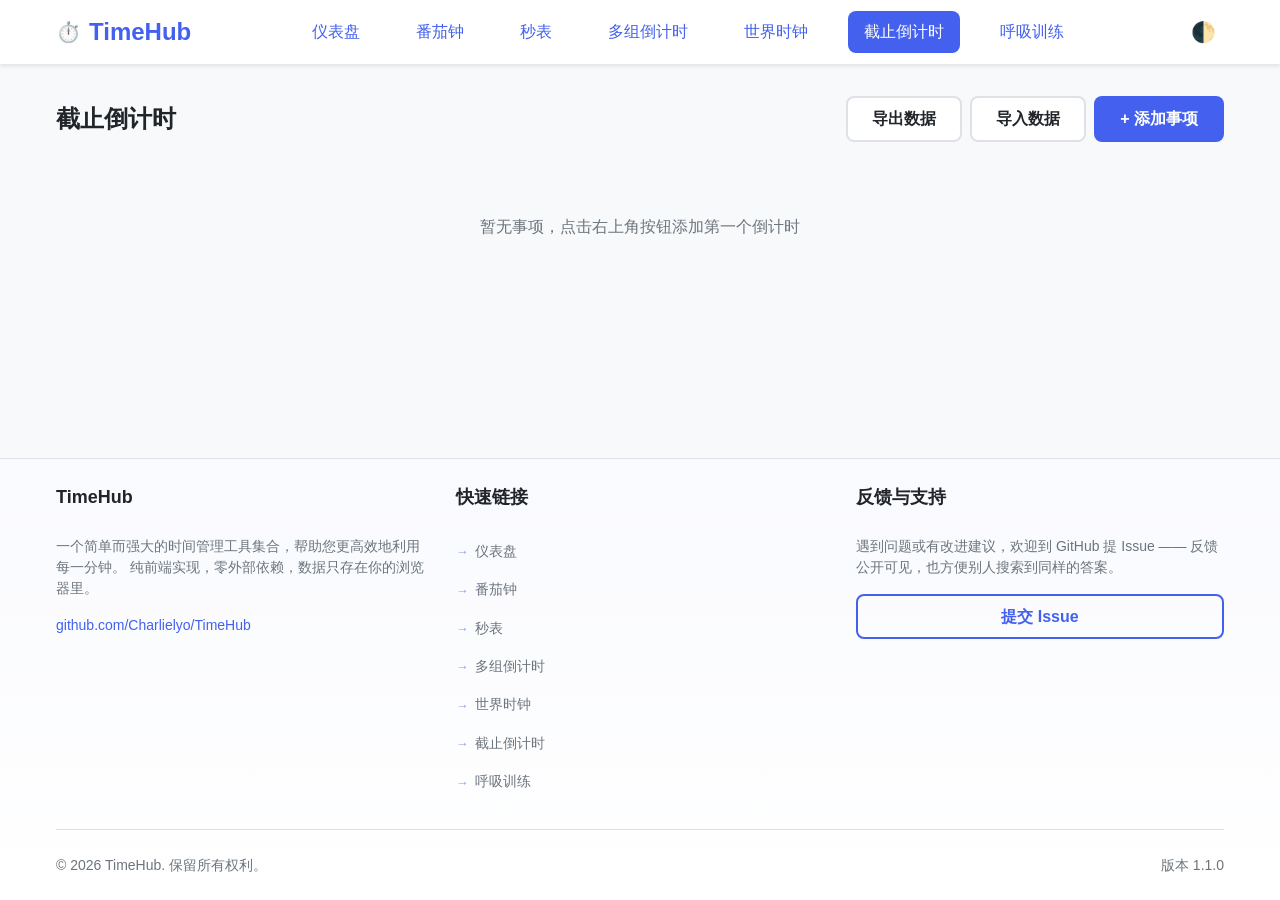
<file: deadline.html>
<!DOCTYPE html>
<html lang="zh-CN">
<head>
  <meta charset="UTF-8">
  <meta name="viewport" content="width=device-width, initial-scale=1.0">
  <title>截止倒计时 - TimeHub</title>
  <meta name="description" content="TimeHub截止倒计时工具，追踪重要事件和截止日期。">
  <!-- 分享卡片：社交平台抓到的标题与摘要
       og:url / og:image 需要站点正式域名，确定域名后一并补上（现在还缺域名，宁可不写也不写错） -->
  <meta property="og:type" content="website">
  <meta property="og:site_name" content="TimeHub">
  <meta property="og:title" content="截止倒计时 - TimeHub">
  <meta property="og:description" content="TimeHub截止倒计时工具，追踪重要事件和截止日期。">
  <meta name="twitter:card" content="summary">
  <!-- 主题预设：在首次绘制前写入 data-theme，避免刷新时闪白/闪黑。
       取值逻辑与 js/common.js 保持一致（用户选择 → auto 时跟随系统）。 -->
  <script>
    (function () {
      try {
        var d = JSON.parse(localStorage.getItem('timehub_data') || '{}');
        var t = (d.settings && d.settings.theme) || d.theme || 'auto';
        var dark = t === 'auto' ? matchMedia('(prefers-color-scheme: dark)').matches : t === 'dark';
        document.documentElement.setAttribute('data-theme', dark ? 'dark' : 'light');
      } catch (e) { /* 读不到就用 css/base.css 的浅色默认值 */ }
    })();
  </script>

  <link rel="stylesheet" href="css/base.css">
  <link rel="stylesheet" href="css/layout.css">
  <link rel="stylesheet" href="css/components.css">
  <link rel="icon" href="assets/icons/deadline.svg" type="image/svg+xml">

  <!-- iOS 支持 -->
  <meta name="apple-mobile-web-app-capable" content="yes">
  <meta name="apple-mobile-web-app-status-bar-style" content="black-translucent">
  <link rel="apple-touch-icon" href="assets/icons/apple-touch-icon.png">

  <!-- PWA 相关 -->
  <meta name="theme-color" content="#4361ee">
  <link rel="manifest" href="manifest.json">
  <style>
    .deadline-page { }

    .dl-main {
      flex: 1;
      padding: var(--spacing-xl) 0;
    }

    .dl-container {
      max-width: var(--max-width);
      margin: 0 auto;
      padding: 0 var(--spacing-md);
    }

    .dl-header {
      display: flex;
      justify-content: space-between;
      align-items: center;
      margin-bottom: var(--spacing-lg);
      flex-wrap: wrap;
      gap: var(--spacing-md);
    }

    .dl-header-actions {
      display: flex;
      gap: var(--spacing-sm);
      align-items: center;
    }

    .dl-title {
      font-size: 1.5rem;
      font-weight: 700;
      color: var(--text-color);
    }

    .cards-grid {
      display: grid;
      grid-template-columns: repeat(auto-fit, minmax(280px, 1fr));
      gap: var(--spacing-lg);
    }

    .dl-card {
      background: var(--surface-color);
      border: 1px solid var(--border-color);
      border-radius: var(--border-radius-lg);
      padding: var(--spacing-lg);
      position: relative;
      cursor: pointer;
      transition: transform var(--transition-fast), box-shadow var(--transition-fast);
      border-left: 6px solid var(--card-color, var(--primary-color));
    }

    .dl-card:hover {
      transform: translateY(-2px);
      box-shadow: var(--shadow-md);
    }

    .dl-card.expired {
      opacity: 0.6;
      background: var(--bg-color);
    }

    .dl-card-header {
      display: flex;
      align-items: flex-start;
      justify-content: space-between;
      gap: var(--spacing-sm);
      margin-bottom: var(--spacing-sm);
    }

    .dl-name {
      font-size: 1.125rem;
      font-weight: 600;
      color: var(--text-color);
      word-break: break-word;
    }

    .dl-icon {
      font-size: 1.5rem;
      line-height: 1;
    }

    .dl-badge {
      font-size: 0.75rem;
      padding: 2px 8px;
      border-radius: 999px;
      background: #e63946;
      color: #fff;
      font-weight: 600;
      display: inline-block;
      margin-top: 4px;
    }

    .dl-countdown {
      font-family: var(--font-family-mono);
      font-size: 1.75rem;
      font-weight: 500;
      color: var(--text-color);
      margin: var(--spacing-sm) 0;
    }

    .dl-countdown.small {
      font-size: 1.25rem;
    }

    .dl-target {
      font-size: 0.875rem;
      color: var(--text-secondary);
      margin-bottom: var(--spacing-sm);
    }

    .dl-progress-wrap {
      height: 8px;
      background: var(--border-color);
      border-radius: 4px;
      overflow: hidden;
      margin-top: var(--spacing-sm);
    }

    .dl-progress-bar {
      height: 100%;
      background: var(--card-color, var(--primary-color));
      transition: width 1s linear;
    }

    .dl-progress-text {
      font-size: 0.75rem;
      color: var(--text-secondary);
      text-align: right;
      margin-top: 4px;
    }

    .dl-delete {
      position: absolute;
      top: 8px;
      right: 8px;
      width: 28px;
      height: 28px;
      border-radius: 50%;
      border: none;
      background: transparent;
      color: var(--text-secondary);
      cursor: pointer;
      font-size: 1.125rem;
      display: flex;
      align-items: center;
      justify-content: center;
    }

    .dl-delete:hover {
      background: rgba(230, 57, 70, 0.1);
      color: #e63946;
    }

    .modal-overlay {
      position: fixed;
      inset: 0;
      background: rgba(0,0,0,0.5);
      z-index: 1000;
      display: none;
      align-items: center;
      justify-content: center;
    }

    .modal-overlay.active {
      display: flex;
    }

    .modal {
      background: var(--surface-color);
      border-radius: var(--border-radius-lg);
      padding: var(--spacing-xl);
      width: 90%;
      max-width: 480px;
      max-height: 90vh;
      overflow-y: auto;
    }

    .modal-header {
      display: flex;
      justify-content: space-between;
      align-items: center;
      margin-bottom: var(--spacing-lg);
    }

    .modal-title {
      font-size: 1.25rem;
      font-weight: 700;
      color: var(--text-color);
    }

    .modal-close {
      background: none;
      border: none;
      font-size: 1.5rem;
      color: var(--text-secondary);
      cursor: pointer;
    }

    .form-group {
      margin-bottom: var(--spacing-md);
    }

    .form-label {
      display: block;
      font-size: 0.875rem;
      font-weight: 600;
      color: var(--text-color);
      margin-bottom: var(--spacing-xs);
    }

    .form-input {
      width: 100%;
      padding: var(--spacing-sm) var(--spacing-md);
      border: 1px solid var(--border-color);
      border-radius: var(--border-radius-md);
      background: var(--bg-color);
      color: var(--text-color);
    }

    .form-input:focus {
      outline: none;
      border-color: var(--primary-color);
    }

    .icon-options, .color-options {
      display: flex;
      flex-wrap: wrap;
      gap: var(--spacing-sm);
    }

    .icon-option, .color-option {
      padding: var(--spacing-sm) var(--spacing-md);
      border-radius: var(--border-radius-md);
      border: 2px solid var(--border-color);
      background: var(--bg-color);
      cursor: pointer;
      transition: all var(--transition-fast);
      font-size: 0.9375rem;
    }

    .icon-option:hover, .color-option:hover {
      border-color: var(--primary-color);
    }

    .icon-option.active, .color-option.active {
      border-color: var(--primary-color);
      background: rgba(67, 97, 238, 0.08);
    }

    .color-option {
      width: 36px;
      height: 36px;
      border-radius: 50%;
      padding: 0;
    }

    .focus-overlay {
      position: fixed;
      inset: 0;
      background: var(--bg-color);
      z-index: 2000;
      display: none;
      flex-direction: column;
      align-items: center;
      justify-content: center;
      padding: var(--spacing-lg);
    }

    .focus-overlay.active {
      display: flex;
    }

    .focus-close {
      position: absolute;
      top: 24px;
      right: 24px;
      background: var(--surface-color);
      border: 1px solid var(--border-color);
      color: var(--text-color);
      padding: var(--spacing-sm) var(--spacing-md);
      border-radius: var(--border-radius-md);
      cursor: pointer;
      font-size: 0.9375rem;
    }

    .focus-icon {
      font-size: 4rem;
      margin-bottom: var(--spacing-md);
    }

    .focus-name {
      font-size: 2rem;
      font-weight: 700;
      color: var(--text-color);
      margin-bottom: var(--spacing-sm);
      text-align: center;
    }

    .focus-countdown {
      font-family: var(--font-family-mono);
      font-size: 6rem;
      font-weight: 500;
      color: var(--text-color);
      text-align: center;
      line-height: 1.2;
    }

    .focus-target {
      font-size: 1.25rem;
      color: var(--text-secondary);
      margin-top: var(--spacing-md);
    }

    .empty-state {
      text-align: center;
      padding: var(--spacing-xxl) 0;
      color: var(--text-secondary);
    }

    @media (max-width: 480px) {
      .focus-countdown {
        font-size: 3.5rem;
      }
      .focus-name {
        font-size: 1.5rem;
      }
      .dl-countdown {
        font-size: 1.5rem;
      }
    }
  </style>
</head>
<body class="deadline-page">
  <header class="navbar">
    <div class="container">
      <a href="index.html" class="logo">
        <span class="logo-icon">⏱️</span>
        TimeHub
      </a>
      <nav class="nav-links">
        <a href="index.html" class="nav-link">仪表盘</a>
        <a href="pomodoro.html" class="nav-link">番茄钟</a>
        <a href="stopwatch.html" class="nav-link">秒表</a>
        <a href="countdown.html" class="nav-link">多组倒计时</a>
        <a href="worldclock.html" class="nav-link">世界时钟</a>
        <a href="deadline.html" class="nav-link active">截止倒计时</a>
        <a href="breathing.html" class="nav-link">呼吸训练</a>
      </nav>
      <button class="theme-toggle" aria-label="切换主题">
        <span class="theme-icon">🌙</span>
      </button>
      <button class="mobile-menu-btn" aria-label="打开菜单" id="menu-btn">
        <span class="menu-icon">☰</span>
      </button>
    </div>
  </header>

  <div class="mobile-menu" id="mobile-menu">
    <div class="mobile-menu-content">
      <a href="index.html" class="mobile-nav-link">仪表盘</a>
      <a href="pomodoro.html" class="mobile-nav-link">番茄钟</a>
      <a href="stopwatch.html" class="mobile-nav-link">秒表</a>
      <a href="countdown.html" class="mobile-nav-link">多组倒计时</a>
      <a href="worldclock.html" class="mobile-nav-link">世界时钟</a>
      <a href="deadline.html" class="mobile-nav-link active">截止倒计时</a>
      <a href="breathing.html" class="mobile-nav-link">呼吸训练</a>
    </div>
  </div>

  <main class="dl-main">
    <div class="dl-container">
      <div class="dl-header">
        <h1 class="dl-title">截止倒计时</h1>
        <div class="dl-header-actions">
          <button class="btn btn-secondary" id="btn-export">导出数据</button>
          <button class="btn btn-secondary" id="btn-import">导入数据</button>
          <button class="btn btn-primary" id="btn-add">+ 添加事项</button>
        </div>
      </div>

      <div class="cards-grid" id="cards-grid"></div>
      <div class="empty-state" id="empty-state" hidden>
        <p>暂无事项，点击右上角按钮添加第一个倒计时</p>
      </div>
    </div>
  </main>

  <div class="modal-overlay" id="modal-overlay">
    <div class="modal">
      <div class="modal-header">
        <h2 class="modal-title">添加事项</h2>
        <button class="modal-close" id="modal-close">×</button>
      </div>
      <div class="form-group">
        <label class="form-label">事项名称</label>
        <input type="text" class="form-input" id="input-name" placeholder="例如：项目截止">
      </div>
      <div class="form-group">
        <label class="form-label">目标日期时间</label>
        <input type="datetime-local" class="form-input" id="input-target">
      </div>
      <div class="form-group">
        <label class="form-label">分类</label>
        <div class="icon-options" id="icon-options">
          <button class="icon-option active" data-icon="📚" data-cat="学习">📚 学习</button>
          <button class="icon-option" data-icon="💼" data-cat="工作">💼 工作</button>
          <button class="icon-option" data-icon="✈️" data-cat="旅行">✈️ 旅行</button>
          <button class="icon-option" data-icon="🎂" data-cat="生日">🎂 生日</button>
          <button class="icon-option" data-icon="🏃" data-cat="健康">🏃 健康</button>
          <button class="icon-option" data-icon="⭐" data-cat="其他">⭐ 其他</button>
        </div>
      </div>
      <div class="form-group">
        <label class="form-label">颜色</label>
        <div class="color-options" id="color-options">
          <span class="color-option active" data-color="#4361ee" style="background:#4361ee"></span>
          <span class="color-option" data-color="#2a9d8f" style="background:#2a9d8f"></span>
          <span class="color-option" data-color="#f8961e" style="background:#f8961e"></span>
          <span class="color-option" data-color="#f72585" style="background:#f72585"></span>
          <span class="color-option" data-color="#7209b7" style="background:#7209b7"></span>
          <span class="color-option" data-color="#e63946" style="background:#e63946"></span>
        </div>
      </div>
      <button class="btn btn-primary full-width" id="btn-save" style="margin-top:var(--spacing-sm)">保存</button>
    </div>
  </div>

  <div class="focus-overlay" id="focus-overlay">
    <button class="focus-close" id="focus-close">退出焦点模式 (ESC)</button>
    <div class="focus-icon" id="focus-icon">📚</div>
    <div class="focus-name" id="focus-name">事项名称</div>
    <div class="focus-countdown" id="focus-countdown">0天 0时 0分 0秒</div>
    <div class="focus-target" id="focus-target">目标时间</div>
  </div>

  <!-- 页脚（全站统一，7 个页面共用同一份标记；年份与版本号由 js/common.js 注入） -->
  <footer class="footer">
    <div class="container">
      <div class="footer-content">
        <div class="footer-section">
          <h3 class="footer-title">TimeHub</h3>
          <p class="footer-description">
            一个简单而强大的时间管理工具集合，帮助您更高效地利用每一分钟。
            纯前端实现，零外部依赖，数据只存在你的浏览器里。
          </p>
          <p class="footer-description">
            <a href="https://github.com/Charlielyo/TimeHub" target="_blank" rel="noopener">github.com/Charlielyo/TimeHub</a>
          </p>
        </div>

        <div class="footer-section">
          <h3 class="footer-title">快速链接</h3>
          <ul class="footer-links">
            <li><a href="index.html">仪表盘</a></li>
            <li><a href="pomodoro.html">番茄钟</a></li>
            <li><a href="stopwatch.html">秒表</a></li>
            <li><a href="countdown.html">多组倒计时</a></li>
            <li><a href="worldclock.html">世界时钟</a></li>
            <li><a href="deadline.html">截止倒计时</a></li>
            <li><a href="breathing.html">呼吸训练</a></li>
          </ul>
        </div>

        <div class="footer-section">
          <h3 class="footer-title">反馈与支持</h3>
          <p class="footer-description">
            遇到问题或有改进建议，欢迎到 GitHub 提 Issue —— 反馈公开可见，也方便别人搜索到同样的答案。
          </p>
          <a href="https://github.com/Charlielyo/TimeHub/issues" class="btn btn-outline" target="_blank" rel="noopener">提交 Issue</a>
        </div>
      </div>

      <div class="footer-bottom">
        <p>&copy; <span data-timehub-year>2026</span> TimeHub. 保留所有权利。</p>
        <p class="footer-version">版本 <span data-timehub-version>1.1.0</span></p>
      </div>
    </div>
  </footer>

  <script src="js/toast.js"></script>
  <script src="js/common.js"></script>
  <script>
    (function() {
      'use strict';

      const STORAGE_KEY = 'timehub_deadlines';
      let items = [];
      let selectedIcon = '📚';
      let selectedColor = '#4361ee';
      let focusItemId = null;
      let focusTimer = null;

      const grid = document.getElementById('cards-grid');
      const emptyState = document.getElementById('empty-state');
      const modalOverlay = document.getElementById('modal-overlay');
      const btnAdd = document.getElementById('btn-add');
      const btnClose = document.getElementById('modal-close');
      const btnSave = document.getElementById('btn-save');
      const inputName = document.getElementById('input-name');
      const inputTarget = document.getElementById('input-target');
      const iconOptions = document.querySelectorAll('.icon-option');
      const colorOptions = document.querySelectorAll('.color-option');
      const focusOverlay = document.getElementById('focus-overlay');
      const focusClose = document.getElementById('focus-close');

      function loadItems() {
        try {
          items = JSON.parse(localStorage.getItem(STORAGE_KEY)) || [];
        } catch (e) {
          items = [];
        }
      }

      function saveItems() {
        localStorage.setItem(STORAGE_KEY, JSON.stringify(items));
      }

      function generateId() {
        return 'dl_' + Date.now().toString(36) + Math.random().toString(36).substr(2, 5);
      }

      function formatCountdown(ms) {
        if (ms <= 0) return '已到期';
        const seconds = Math.floor(ms / 1000);
        const minutes = Math.floor(seconds / 60);
        const hours = Math.floor(minutes / 60);
        const days = Math.floor(hours / 24);
        if (days > 0) return `${days}天 ${hours % 24}时 ${minutes % 60}分`;
        if (hours > 0) return `${hours}时 ${minutes % 60}分 ${seconds % 60}秒`;
        if (minutes > 0) return `${minutes}分 ${seconds % 60}秒`;
        return `${seconds}秒`;
      }

      function formatDateTime(isoString) {
        const d = new Date(isoString);
        return d.toLocaleString('zh-CN', { month: 'long', day: 'numeric', hour: '2-digit', minute: '2-digit', weekday: 'long' });
      }

      function getProgress(item) {
        const now = Date.now();
        const total = new Date(item.target).getTime() - item.createdAt;
        const passed = now - item.createdAt;
        if (total <= 0) return 100;
        const pct = Math.min(100, Math.max(0, (passed / total) * 100));
        return pct;
      }

      function render() {
        grid.innerHTML = '';
        if (items.length === 0) {
          emptyState.hidden = false;
          return;
        }
        emptyState.hidden = true;

        const now = Date.now();
        const sorted = [...items].sort((a, b) => {
          const aExpired = new Date(a.target).getTime() <= now;
          const bExpired = new Date(b.target).getTime() <= now;
          if (aExpired && !bExpired) return 1;
          if (!aExpired && bExpired) return -1;
          return new Date(a.target) - new Date(b.target);
        });

        sorted.forEach(item => {
          const targetMs = new Date(item.target).getTime();
          const remaining = targetMs - Date.now();
          const expired = remaining <= 0;
          const progress = getProgress(item);

          const card = document.createElement('div');
          card.className = `dl-card ${expired ? 'expired' : ''}`;
          card.style.setProperty('--card-color', item.color);
          card.dataset.id = item.id;

          card.innerHTML = `
            <button class="dl-delete" data-id="${item.id}" aria-label="删除">×</button>
            <div class="dl-card-header">
              <div>
                <div class="dl-name">${item.name}</div>
                ${expired ? '<span class="dl-badge">已过期</span>' : ''}
              </div>
              <div class="dl-icon">${item.icon}</div>
            </div>
            <div class="dl-countdown ${expired ? 'small' : ''}">${formatCountdown(remaining)}</div>
            <div class="dl-target">${formatDateTime(item.target)}</div>
            <div class="dl-progress-wrap">
              <div class="dl-progress-bar" style="width:${progress}%"></div>
            </div>
            <div class="dl-progress-text">进度 ${progress.toFixed(1)}%</div>
          `;

          card.addEventListener('click', (e) => {
            if (e.target.closest('.dl-delete')) return;
            openFocus(item.id);
          });

          grid.appendChild(card);
        });
      }

      function openModal() {
        inputName.value = '';
        const nowLocal = new Date(new Date().getTime() - (new Date().getTimezoneOffset() * 60000)).toISOString().slice(0, 16);
        inputTarget.value = nowLocal;
        modalOverlay.classList.add('active');
        inputName.focus();
      }

      function closeModal() {
        modalOverlay.classList.remove('active');
      }

      function openFocus(id) {
        focusItemId = id;
        focusOverlay.classList.add('active');
        updateFocus();
        if (!focusTimer) focusTimer = setInterval(updateFocus, 1000);
      }

      function closeFocus() {
        focusOverlay.classList.remove('active');
        focusItemId = null;
        if (focusTimer) {
          clearInterval(focusTimer);
          focusTimer = null;
        }
      }

      function updateFocus() {
        if (!focusItemId) return;
        const item = items.find(i => i.id === focusItemId);
        if (!item) {
          closeFocus();
          return;
        }
        const remaining = new Date(item.target).getTime() - Date.now();
        document.getElementById('focus-icon').textContent = item.icon;
        document.getElementById('focus-name').textContent = item.name;
        document.getElementById('focus-countdown').textContent = formatCountdown(remaining);
        document.getElementById('focus-target').textContent = '目标：' + formatDateTime(item.target);
      }

      function saveNew() {
        const name = inputName.value.trim();
        const target = inputTarget.value;
        if (!name || !target) return;
        items.push({
          id: generateId(),
          name,
          target,
          icon: selectedIcon,
          color: selectedColor,
          createdAt: Date.now()
        });
        saveItems();
        render();
        closeModal();
      }

      btnAdd.addEventListener('click', openModal);
      btnClose.addEventListener('click', closeModal);
      btnSave.addEventListener('click', saveNew);
      modalOverlay.addEventListener('click', (e) => {
        if (e.target === modalOverlay) closeModal();
      });

      iconOptions.forEach(btn => {
        btn.addEventListener('click', () => {
          iconOptions.forEach(b => b.classList.remove('active'));
          btn.classList.add('active');
          selectedIcon = btn.dataset.icon;
        });
      });

      colorOptions.forEach(span => {
        span.addEventListener('click', () => {
          colorOptions.forEach(s => s.classList.remove('active'));
          span.classList.add('active');
          selectedColor = span.dataset.color;
        });
      });

      grid.addEventListener('click', (e) => {
        const delBtn = e.target.closest('.dl-delete');
        if (!delBtn) return;
        const id = delBtn.dataset.id;
        items = items.filter(i => i.id !== id);
        saveItems();
        render();
        if (focusItemId === id) closeFocus();
      });

      focusClose.addEventListener('click', closeFocus);

      document.addEventListener('keydown', (e) => {
        if (e.key === 'Escape') {
          if (focusOverlay.classList.contains('active')) closeFocus();
          else if (modalOverlay.classList.contains('active')) closeModal();
        }
      });

      // mobile menu
      document.getElementById('menu-btn').addEventListener('click', () => {
        document.getElementById('mobile-menu').classList.toggle('show');
      });
      document.querySelectorAll('.mobile-nav-link').forEach(link => {
        link.addEventListener('click', () => {
          document.getElementById('mobile-menu').classList.remove('show');
        });
      });
      document.getElementById('mobile-menu').addEventListener('click', function(e) {
        if (e.target === this) this.classList.remove('show');
      });


      loadItems();
      render();
      setInterval(render, 1000);
    })();
  </script>

  <!-- 移动端底部导航 -->
  <div class="mobile-bottom-nav">
    <a href="index.html" class="bottom-nav-item">
      <span class="bottom-nav-icon">🏠</span>
      <span class="bottom-nav-label">首页</span>
    </a>
    <a href="pomodoro.html" class="bottom-nav-item">
      <span class="bottom-nav-icon">🍅</span>
      <span class="bottom-nav-label">番茄</span>
    </a>
    <a href="stopwatch.html" class="bottom-nav-item">
      <span class="bottom-nav-icon">⏱️</span>
      <span class="bottom-nav-label">秒表</span>
    </a>
    <a href="worldclock.html" class="bottom-nav-item">
      <span class="bottom-nav-icon">🌐</span>
      <span class="bottom-nav-label">世界</span>
    </a>
    <a href="breathing.html" class="bottom-nav-item">
      <span class="bottom-nav-icon">🧘</span>
      <span class="bottom-nav-label">呼吸</span>
    </a>
  </div>

  <!-- Service Worker 注册 -->
  <script>
    if ('serviceWorker' in navigator) {
      window.addEventListener('load', function() {
        navigator.serviceWorker.register('sw.js').then(function(registration) {
          console.log('Service Worker 注册成功：', registration.scope);
        }).catch(function(error) {
          console.log('Service Worker 注册失败：', error);
        });
      });
    }
  </script>
</body>
</html>
</file>
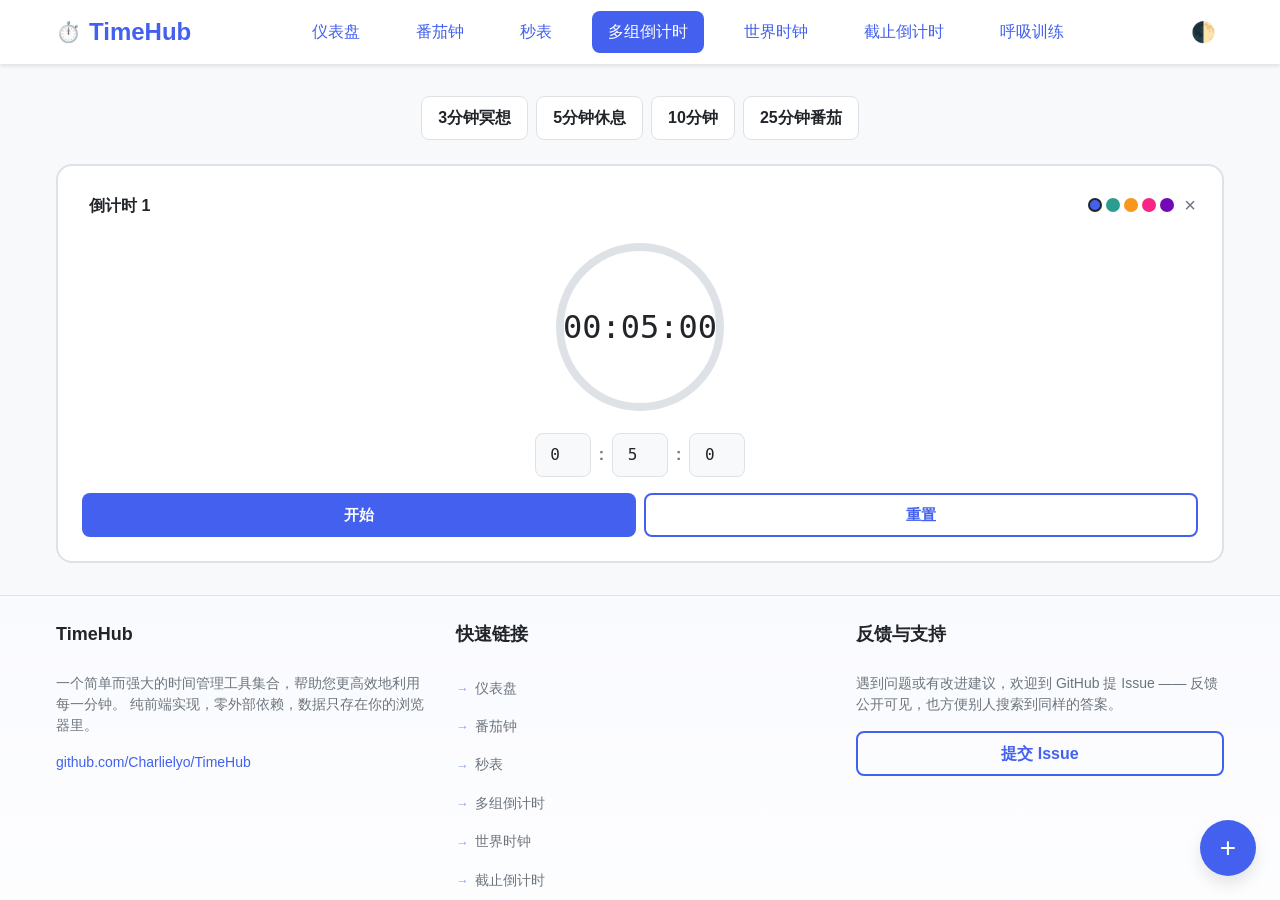
<file: multi-timer.html>
<!DOCTYPE html>
<html lang="zh-CN">
<head>
  <meta charset="UTF-8">
  <meta http-equiv="refresh" content="0; url=countdown.html">
  <title>Redirecting...</title>
</head>
<body>
  <p>页面已迁移，正在跳转至 <a href="countdown.html">多组倒计时</a>...</p>
</body>
</html>
</file>
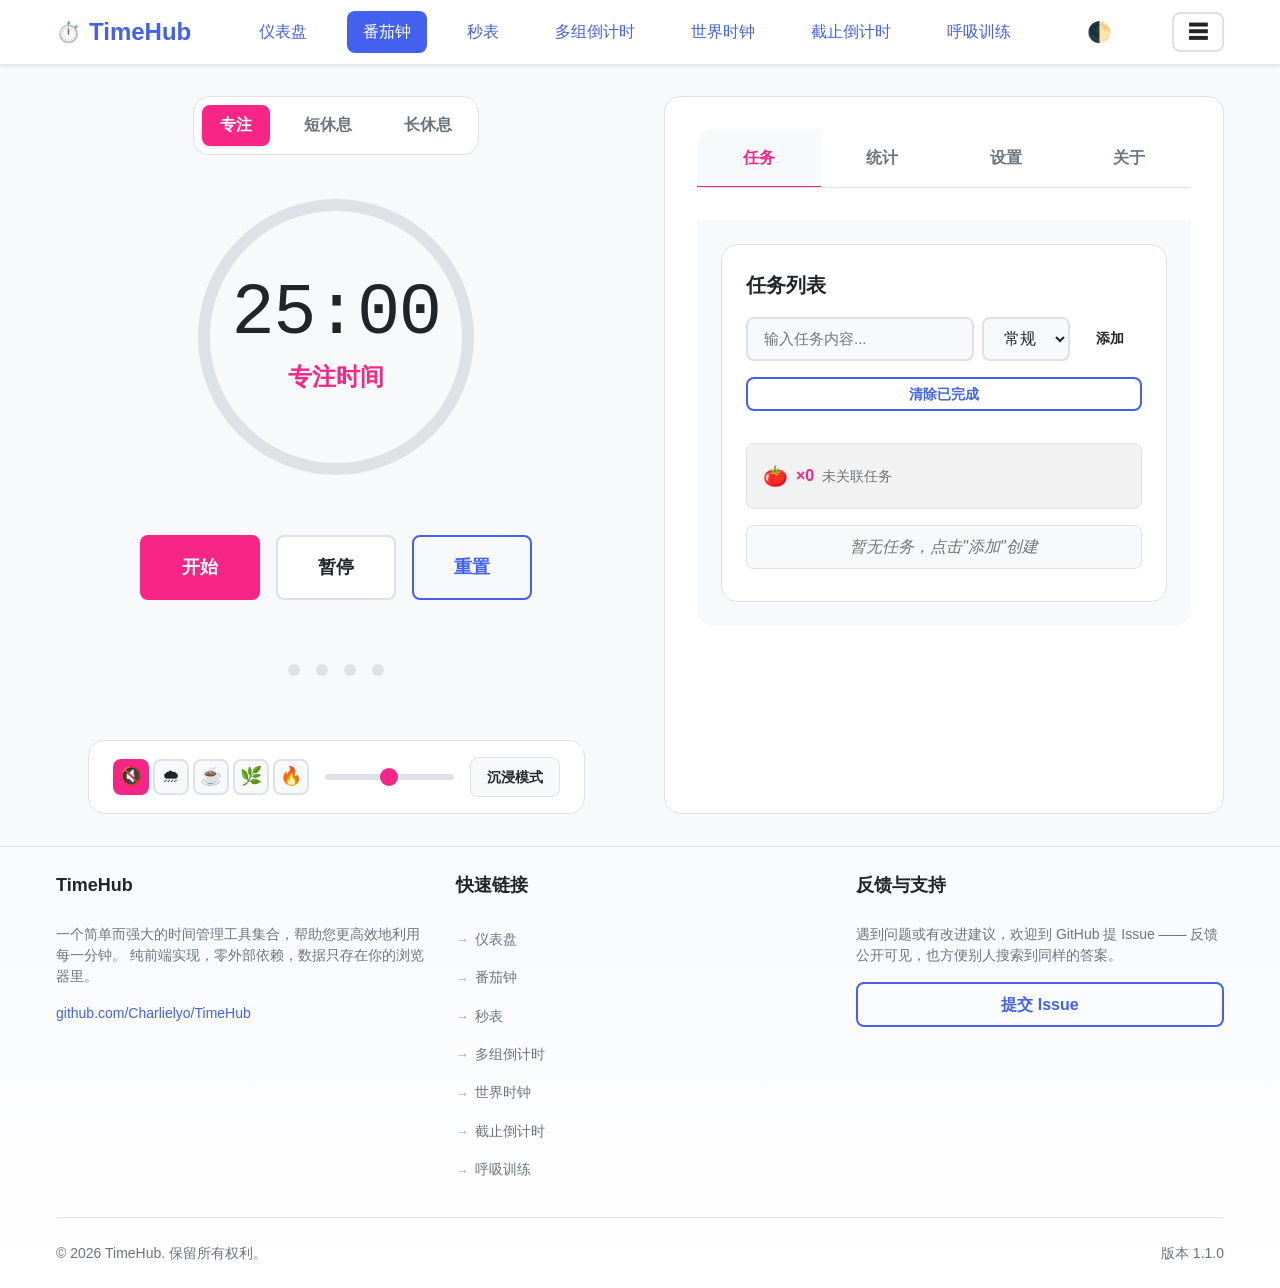
<file: pomodoro.html>
<!DOCTYPE html>
<html lang="zh-CN">
<head>
  <meta charset="UTF-8">
  <meta name="viewport" content="width=device-width, initial-scale=1.0">
  <title>番茄钟 - TimeHub</title>
  <meta name="description" content="TimeHub番茄钟工具，使用番茄工作法提高生产力：25分钟专注，5分钟短休息，15分钟长休息。">
  <!-- 分享卡片：社交平台抓到的标题与摘要
       og:url / og:image 需要站点正式域名，确定域名后一并补上（现在还缺域名，宁可不写也不写错） -->
  <meta property="og:type" content="website">
  <meta property="og:site_name" content="TimeHub">
  <meta property="og:title" content="番茄钟 - TimeHub">
  <meta property="og:description" content="TimeHub番茄钟工具，使用番茄工作法提高生产力：25分钟专注，5分钟短休息，15分钟长休息。">
  <meta name="twitter:card" content="summary">
  <meta name="keywords" content="番茄钟,番茄工作法,专注,时间管理,生产力">
  <meta name="author" content="TimeHub Team">

  <!-- 主题预设：在首次绘制前写入 data-theme，避免刷新时闪白/闪黑。
       取值逻辑与 js/common.js 保持一致（用户选择 → auto 时跟随系统）。 -->
  <script>
    (function () {
      try {
        var d = JSON.parse(localStorage.getItem('timehub_data') || '{}');
        var t = (d.settings && d.settings.theme) || d.theme || 'auto';
        var dark = t === 'auto' ? matchMedia('(prefers-color-scheme: dark)').matches : t === 'dark';
        document.documentElement.setAttribute('data-theme', dark ? 'dark' : 'light');
      } catch (e) { /* 读不到就用 css/base.css 的浅色默认值 */ }
    })();
  </script>

  <!-- 样式表 -->
  <link rel="stylesheet" href="css/base.css">
  <link rel="stylesheet" href="css/layout.css">
  <link rel="stylesheet" href="css/components.css">

  <!-- 图标 -->
  <link rel="icon" href="assets/icons/pomodoro.svg" type="image/svg+xml">

  <!-- iOS 支持 -->
  <meta name="apple-mobile-web-app-capable" content="yes">
  <meta name="apple-mobile-web-app-status-bar-style" content="black-translucent">
  <link rel="apple-touch-icon" href="assets/icons/apple-touch-icon.png">

  <!-- PWA 相关 -->
  <meta name="theme-color" content="#4361ee">
  <link rel="manifest" href="manifest.json">

  <!-- 番茄钟特定样式 -->
  <style>
    :root {
      --pomodoro-color: #f72585;    /* 专注模式颜色 - 红色系 */
      --short-break-color: #4cc9f0;  /* 短休息颜色 - 蓝色系 */
      --long-break-color: #38b000;   /* 长休息颜色 - 绿色系 */
      --c: var(--pomodoro-color);    /* 当前模式颜色变量 */
    }

    .pomodoro-page {
      --current-color: var(--c);
      --current-color-rgb: 247, 37, 133; /* 默认红色系，将通过JS动态更新 */
    }

    /* 主内容布局 */
    .pomodoro-main {
      flex: 1;
      padding: var(--spacing-xl) 0;
    }

    .pomodoro-container {
      display: grid;
      grid-template-columns: 1fr 1fr;
      gap: var(--spacing-xxl);
      max-width: var(--max-width);
      margin: 0 auto;
      padding: 0 var(--spacing-md);
    }

    /* 左侧计时器区域 */
    .timer-section {
      display: flex;
      flex-direction: column;
      align-items: center;
      gap: var(--spacing-xl);
    }

    /* 模式切换Tab */
    .mode-tabs {
      display: flex;
      flex-wrap: wrap;
      gap: var(--spacing-md);
      background: var(--surface-color);
      border-radius: var(--border-radius-lg);
      padding: var(--spacing-sm);
      border: 1px solid var(--border-color);
    }

    .mode-tab {
      /* 按内容宽度分配，并且不低于文字宽度：
         强行三等分（flex: 1 1 0）会把「短休息」压到 79px，装不下 84px 的文字而出现省略号；
         真放不下时让它换行，而不是把字切掉 */
      flex: 1 1 auto;
      min-width: max-content;
      padding: var(--spacing-sm) var(--spacing-md);
      border-radius: var(--border-radius-md);
      font-weight: 600;
      text-align: center;
      cursor: pointer;
      transition: all var(--transition-fast);
      border: 2px solid transparent;
      background: transparent;
      color: var(--text-secondary);
      /* 文字一律单行：以前是 white-space:normal + word-break:break-word，
         窄一点就断成「短休 / 息」，比截断还难看 */
      white-space: nowrap;
      line-height: 1.3;
      display: flex;
      align-items: center;
      justify-content: center;
    }

    .mode-tab:hover {
      background: rgba(0, 0, 0, 0.08);
      color: var(--text-color);
    }

    .mode-tab.active {
      background: var(--current-color);
      color: white;
      border-color: var(--current-color);
      font-weight: 700;
      box-shadow: 0 2px 4px rgba(0, 0, 0, 0.1);
    }

    /* 深色主题下 hover 用白色薄层（与全站主题开关一致） */
    [data-theme="dark"] .mode-tab:hover {
      background: rgba(255, 255, 255, 0.15);
      color: white;
    }

    /* 计时器显示区域 */
    .timer-display {
      position: relative;
      width: 300px;
      height: 300px;
      display: flex;
      align-items: center;
      justify-content: center;
    }

    .progress-ring {
      position: absolute;
      top: 0;
      left: 0;
      width: 100%;
      height: 100%;
      transform: rotate(-90deg);
    }

    .progress-ring-bg {
      fill: none;
      stroke: var(--border-color);
      stroke-width: 8;
    }

    .progress-ring-fill {
      fill: none;
      stroke: var(--current-color);
      stroke-width: 8;
      stroke-linecap: round;
      stroke-dasharray: 552.92; /* 2 * π * r (r=88) */
      stroke-dashoffset: 552.92;
      transition: stroke-dashoffset 1s linear;
    }

    .time-display {
      position: relative;
      z-index: 1;
      text-align: center;
    }

    .time-text {
      font-family: var(--font-family-mono);
      font-size: 4.5rem;
      font-weight: 500;
      color: var(--text-color);
      line-height: 1;
      margin-bottom: var(--spacing-sm);
      letter-spacing: -0.02em;
    }

    .mode-label {
      font-size: 1.5rem;
      font-weight: 600;
      color: var(--current-color);
      margin: 0;
    }

    /* 控制按钮 */
    .control-buttons {
      display: flex;
      gap: var(--spacing-md);
      margin-top: var(--spacing-md);
    }

    .control-btn {
      min-width: 120px;
      padding: var(--spacing-md) var(--spacing-xl);
      font-size: 1.125rem;
      font-weight: 600;
    }

    .control-btn-start {
      background-color: var(--current-color);
      color: white;
    }

    .control-btn-start:hover {
      background-color: var(--current-color);
      filter: brightness(1.2);
      transform: translateY(-2px);
      box-shadow: 0 4px 12px rgba(0, 0, 0, 0.2);
      text-shadow: 0 1px 2px rgba(0, 0, 0, 0.2);
    }

    /* 番茄组进度点 */
    .tomato-group {
      display: flex;
      gap: var(--spacing-md);
      margin-top: var(--spacing-xl);
    }

    .tomato-dot {
      width: 12px;
      height: 12px;
      border-radius: 50%;
      background-color: var(--border-color);
      transition: background-color var(--transition-fast);
    }

    .tomato-dot.filled {
      background-color: var(--current-color);
    }

    /* 左侧白噪音控制条 */
    .ambient-bar {
      display: flex;
      align-items: center;
      gap: var(--spacing-md);
      margin-top: var(--spacing-xl);
      padding: var(--spacing-md) var(--spacing-lg);
      background: var(--surface-color);
      border-radius: var(--border-radius-lg);
      border: 1px solid var(--border-color);
    }

    .ambient-options {
      display: flex;
      gap: var(--spacing-xs);
    }

    .ambient-option {
      width: 36px;
      height: 36px;
      border-radius: var(--border-radius-md);
      border: 2px solid var(--border-color);
      background: var(--bg-color);
      cursor: pointer;
      display: flex;
      align-items: center;
      justify-content: center;
      font-size: 1.125rem;
      transition: all var(--transition-fast);
    }

    .ambient-option:hover {
      border-color: var(--current-color);
      transform: translateY(-1px);
    }

    .ambient-option.active {
      border-color: var(--current-color);
      background: var(--current-color);
    }

    .ambient-volume {
      display: flex;
      align-items: center;
      gap: var(--spacing-sm);
      flex: 1;
    }

    .ambient-volume input {
      flex: 1;
      min-width: 80px;
    }

    .zen-btn {
      padding: var(--spacing-sm) var(--spacing-md);
      border-radius: var(--border-radius-md);
      border: 1px solid var(--border-color);
      background: var(--bg-color);
      color: var(--text-color);
      cursor: pointer;
      font-size: 0.875rem;
      font-weight: 600;
      transition: all var(--transition-fast);
      white-space: nowrap;
    }

    .zen-btn:hover {
      border-color: var(--current-color);
      color: var(--current-color);
    }

    /* 沉浸模式 */
    .zen-overlay {
      position: fixed;
      inset: 0;
      background: #050505;
      z-index: 1000;
      display: none;
      flex-direction: column;
      align-items: center;
      justify-content: center;
      color: #fff;
    }

    .zen-overlay.active {
      display: flex;
    }

    .zen-clock {
      display: flex;
      align-items: center;
      gap: 8px;
      font-family: var(--font-family-mono);
      font-size: 18vw;
      font-weight: 500;
      line-height: 1;
    }

    .zen-digit-box {
      background: #111;
      border-radius: 12px;
      padding: 20px 16px;
      min-width: 0.85em;
      text-align: center;
      border: 1px solid #222;
    }

    .zen-sep {
      opacity: 0.4;
      animation: blink 1s infinite;
    }

    @keyframes blink {
      0%, 100% { opacity: 0.4; }
      50% { opacity: 1; }
    }

    .zen-progress {
      position: absolute;
      bottom: 100px;
      left: 15%;
      width: 70%;
      height: 4px;
      background: rgba(255,255,255,0.1);
      border-radius: 2px;
      overflow: hidden;
    }

    .zen-progress-fill {
      height: 100%;
      background: var(--current-color);
      transition: width 1s linear;
    }

    .zen-info {
      position: absolute;
      bottom: 48px;
      color: #888;
      font-size: 1rem;
      display: flex;
      align-items: center;
      gap: var(--spacing-md);
    }

    .zen-close {
      position: absolute;
      top: 24px;
      right: 24px;
      background: none;
      border: 1px solid #444;
      color: #fff;
      padding: 8px 16px;
      border-radius: var(--border-radius-md);
      cursor: pointer;
      font-size: 0.875rem;
      transition: all var(--transition-fast);
    }

    .zen-close:hover {
      border-color: #fff;
      background: rgba(255,255,255,0.1);
    }

    /* 响应式调整 */
    @media (max-width: 768px) {
      .zen-clock {
        font-size: 22vw;
      }

      .ambient-bar {
        flex-wrap: wrap;
        justify-content: center;
      }

      .ambient-volume {
        width: 100%;
        order: 3;
      }
    }

    /* 右侧面板区域 */
    .panel-section {
      background: var(--surface-color);
      border-radius: var(--border-radius-lg);
      border: 1px solid var(--border-color);
      padding: var(--spacing-xl);
      display: flex;
      flex-direction: column;
      gap: var(--spacing-xl);
    }

    .panel-header {
      text-align: center;
    }

    .panel-title {
      font-size: 1.5rem;
      font-weight: 700;
      color: var(--text-color);
      margin: 0 0 var(--spacing-xs) 0;
    }

    .panel-subtitle {
      font-size: 1rem;
      color: var(--text-secondary);
      margin: 0;
    }

    .panel-placeholder {
      flex: 1;
      display: flex;
      align-items: center;
      justify-content: center;
      background: var(--bg-color);
      border-radius: var(--border-radius-md);
      border: 2px dashed var(--border-color);
      padding: var(--spacing-xxl);
      text-align: center;
    }

    .placeholder-text {
      color: var(--text-secondary);
      font-size: 1.125rem;
    }

    /* 响应式设计 */
    @media (max-width: 1024px) {
      .pomodoro-container {
        grid-template-columns: 1fr;
        gap: var(--spacing-xl);
      }

      .timer-display {
        width: 280px;
        height: 280px;
      }

      .time-text {
        font-size: 4rem;
      }
    }

    @media (max-width: 768px) {
      .timer-display {
        width: 250px;
        height: 250px;
      }

      .time-text {
        font-size: 3.5rem;
      }

      .control-buttons {
        flex-direction: column;
        width: 100%;
        max-width: 300px;
      }

      .control-btn {
        width: 100%;
      }

      .mode-tabs {
        flex-direction: row;
        flex-wrap: wrap;
        gap: var(--spacing-xs);
      }

      .mode-tab {
        flex: 1 1 auto;
        min-width: max-content;
        padding: var(--spacing-sm) var(--spacing-xs);
        font-size: 0.9rem;
        min-height: 44px;     /* 移动端点击热区不小于 44px */
        white-space: nowrap;
      }
    }

    @media (max-width: 480px) {
      .timer-display {
        width: 220px;
        height: 220px;
      }

      .time-text {
        font-size: 3rem;
      }

      .mode-label {
        font-size: 1.25rem;
      }

      .mode-tab {
        /* 之前是 flex: 0 0 50%，3 个选项卡排成 2+1 的残缺布局；
           改成按内容宽度排布，3 个字在 320px 宽的屏幕上依然放得下一行 */
        flex: 1 1 auto;
        min-width: max-content;
        font-size: 0.85rem;
        padding: var(--spacing-sm) var(--spacing-xs);
        min-height: 40px;
        white-space: nowrap;
      }
    }

    /* ===== 右侧面板样式 ===== */

    .panel-card {
      background: var(--surface-color);
      border-radius: var(--border-radius-lg);
      border: 1px solid var(--border-color);
      padding: var(--spacing-lg);
      margin-bottom: var(--spacing-lg);
    }

    .panel-card:last-child {
      margin-bottom: 0;
    }

    .panel-card-header {
      display: flex;
      flex-wrap: wrap;
      justify-content: space-between;
      align-items: center;
      gap: var(--spacing-md);
      margin-bottom: var(--spacing-md);
    }

    .panel-card-title {
      font-size: 1.25rem;
      font-weight: 700;
      color: var(--text-color);
      margin: 0;
      white-space: nowrap;   /* 标题绝不换行：曾被右侧控件挤成「任务列 / 表」 */
      flex: 0 0 auto;
    }

    /* 任务 Tab 的头部：标题独占一行，输入区在下一行占满宽度。
       原来是标题和输入框+下拉+按钮挤在同一行，标题被挤断、移动端整块只剩半屏宽 */
    #tasks-tab .panel-card-header {
      flex-direction: column;
      align-items: stretch;
    }

    #tasks-tab .task-controls {
      width: 100%;
    }

    .panel-card-description {
      font-size: 0.875rem;
      color: var(--text-secondary);
      margin: 0 0 var(--spacing-md) 0;
    }

    /* 任务列表样式
       注意：.task-input / .task-input-group 等只在这里之外定义一次（见「任务Tab样式」段），
       此前重复定义的 .task-input-container / .task-input-actions 已确认无人使用，已删除。 */
    .task-list {
      list-style: none;
      padding: 0;
      margin: 0;
      max-height: 200px;
      overflow-y: auto;
    }

    .task-item {
      display: flex;
      align-items: center;
      padding: var(--spacing-sm) var(--spacing-md);
      border-radius: var(--border-radius-md);
      background: var(--bg-color);
      margin-bottom: var(--spacing-sm);
      border: 1px solid var(--border-color);
      transition: all var(--transition-fast);
    }

    .task-item:hover {
      border-color: var(--current-color);
    }

    .task-item.empty-task {
      justify-content: center;
      color: var(--text-secondary);
      font-style: italic;
    }

    .task-item.completed {
      opacity: 0.7;
      text-decoration: line-through;
    }

    .task-item.active {
      border-color: var(--current-color);
      border-width: 2px;
      background: rgba(var(--current-color-rgb, 247, 37, 133), 0.05);
    }

    .task-main {
      display: flex;
      align-items: flex-start;
      flex: 1;
      gap: var(--spacing-sm);
      cursor: pointer;
    }

    .task-content {
      flex: 1;
      display: flex;
      flex-direction: column;
      gap: var(--spacing-xs);
    }

    .task-meta {
      display: flex;
      gap: var(--spacing-sm);
      align-items: center;
    }

    .task-category-badge {
      font-size: 0.75rem;
      padding: 2px 6px;
      background: var(--surface-color);
      border-radius: 10px;
      color: var(--text-secondary);
      border: 1px solid var(--border-color);
    }

    .task-tomato-count {
      font-size: 0.75rem;
      color: var(--current-color);
      font-weight: 600;
    }

    .task-checkbox {
      margin-right: var(--spacing-sm);
      cursor: pointer;
    }

    .task-text {
      flex: 1;
      font-size: 0.9375rem;
    }

    .task-remove {
      color: var(--error-color);
      background: none;
      border: none;
      cursor: pointer;
      font-size: 1.125rem;
      padding: 0;
      opacity: 0.5;
      transition: opacity var(--transition-fast);
    }

    .task-remove:hover {
      opacity: 1;
    }

    /* 白噪音样式 */
    .white-noise-grid {
      display: grid;
      grid-template-columns: repeat(3, 1fr);
      gap: var(--spacing-sm);
      margin-bottom: var(--spacing-md);
    }

    .white-noise-option {
      display: flex;
      flex-direction: column;
      align-items: center;
      padding: var(--spacing-sm);
      border-radius: var(--border-radius-md);
      border: 2px solid var(--border-color);
      background: var(--bg-color);
      color: var(--text-color);
      cursor: pointer;
      transition: all var(--transition-fast);
    }

    .white-noise-option:hover {
      border-color: var(--current-color);
      transform: translateY(-2px);
    }

    .white-noise-option.active {
      border-color: var(--current-color);
      background: var(--current-color);
      color: white;
    }

    .noise-icon {
      font-size: 1.5rem;
      margin-bottom: var(--spacing-xs);
    }

    .noise-name {
      font-size: 0.8125rem;
      font-weight: 600;
    }

    .volume-control {
      display: flex;
      align-items: center;
      gap: var(--spacing-md);
    }

    .volume-control label {
      font-size: 0.875rem;
      color: var(--text-secondary);
      min-width: 40px;
    }

    .volume-slider {
      flex: 1;
      height: 6px;
      -webkit-appearance: none;
      background: var(--border-color);
      border-radius: 3px;
      outline: none;
    }

    .volume-slider::-webkit-slider-thumb {
      -webkit-appearance: none;
      width: 18px;
      height: 18px;
      border-radius: 50%;
      background: var(--current-color);
      cursor: pointer;
    }

    .volume-slider::-moz-range-thumb {
      width: 18px;
      height: 18px;
      border-radius: 50%;
      background: var(--current-color);
      cursor: pointer;
      border: none;
    }

    #volume-value {
      font-size: 0.875rem;
      color: var(--text-color);
      min-width: 40px;
      text-align: right;
    }

    /* 统计样式 */
    .stats-grid {
      display: grid;
      grid-template-columns: repeat(2, 1fr);
      gap: var(--spacing-md);
      margin-bottom: var(--spacing-lg);
    }

    .stat-item {
      text-align: center;
      padding: var(--spacing-sm);
      background: var(--bg-color);
      border-radius: var(--border-radius-md);
      border: 1px solid var(--border-color);
    }

    .stat-value {
      font-size: 1.5rem;
      font-weight: 700;
      color: var(--current-color);
      margin-bottom: var(--spacing-xs);
    }

    .stat-label {
      font-size: 0.8125rem;
      color: var(--text-secondary);
    }

    .stats-chart-container {
      width: 100%;
      height: 100px;
      background: var(--bg-color);
      border-radius: var(--border-radius-md);
      border: 1px solid var(--border-color);
      padding: var(--spacing-sm);
    }

    /* 开关按钮样式 */
    .toggle-switch {
      position: relative;
      display: inline-block;
    }

    .toggle-label {
      display: flex;
      align-items: center;
      cursor: pointer;
    }

    .toggle-track {
      width: 44px;
      height: 24px;
      background: var(--border-color);
      border-radius: 12px;
      position: relative;
      transition: background-color var(--transition-fast);
    }

    .toggle-thumb {
      position: absolute;
      left: 2px;
      top: 2px;
      width: 20px;
      height: 20px;
      background: white;
      border-radius: 50%;
      transition: transform var(--transition-fast);
      box-shadow: 0 1px 3px rgba(0,0,0,0.2);
    }

    #white-noise-toggle:checked + .toggle-label .toggle-track {
      background: var(--current-color);
    }

    #white-noise-toggle:checked + .toggle-label .toggle-thumb {
      transform: translateX(20px);
    }

    /* 响应式调整 */
    @media (max-width: 1024px) {
      .white-noise-grid {
        grid-template-columns: repeat(2, 1fr);
      }
    }

    @media (max-width: 768px) {
      .white-noise-grid {
        grid-template-columns: repeat(3, 1fr);
      }

      .stats-grid {
        grid-template-columns: repeat(2, 1fr);
      }
    }

    @media (max-width: 480px) {
      .white-noise-grid {
        grid-template-columns: repeat(2, 1fr);
      }

      .stats-grid {
        grid-template-columns: 1fr;
      }
    }

    /* ===== Tab样式 ===== */
    .panel-tabs {
      display: flex;
      background: var(--surface-color);
      border-radius: var(--border-radius-lg) var(--border-radius-lg) 0 0;
      border-bottom: 1px solid var(--border-color);
      overflow: hidden;
    }

    .panel-tab {
      flex: 1;
      padding: var(--spacing-md) var(--spacing-lg);
      background: none;
      border: none;
      color: var(--text-secondary);
      font-weight: 600;
      cursor: pointer;
      transition: all var(--transition-fast);
      position: relative;
    }

    .panel-tab:hover {
      background: rgba(0, 0, 0, 0.05);
      color: var(--text-color);
    }

    .panel-tab.active {
      color: var(--current-color);
      background: var(--bg-color);
    }

    .panel-tab.active::after {
      content: '';
      position: absolute;
      bottom: -1px;
      left: 0;
      right: 0;
      height: 2px;
      background: var(--current-color);
    }

    .tab-content {
      display: none;
      padding: var(--spacing-lg);
      background: var(--bg-color);
      border-radius: 0 0 var(--border-radius-lg) var(--border-radius-lg);
    }

    .tab-content.active {
      display: block;
    }

    /* 任务Tab样式 */
    .task-controls {
      display: flex;
      flex-direction: column;
      gap: var(--spacing-md);
      margin-bottom: var(--spacing-md);
    }

    .task-input-group {
      display: flex;
      gap: var(--spacing-sm);
      min-width: 0;
    }

    /* 全站唯一一份 .task-input 定义（此前有重复定义互相覆盖，已合并） */
    .task-input {
      flex: 1 1 auto;
      min-width: 0;
      padding: var(--spacing-sm) var(--spacing-md);
      border: 2px solid var(--border-color);
      border-radius: var(--border-radius-md);
      font-size: 0.9375rem;
      background: var(--bg-color);
      color: var(--text-color);
      transition: border-color var(--transition-fast);
    }

    .task-input:focus {
      outline: none;
      border-color: var(--current-color);
    }

    .task-category {
      padding: var(--spacing-sm) var(--spacing-md);
      border: 2px solid var(--border-color);
      border-radius: var(--border-radius-md);
      background: var(--bg-color);
      color: var(--text-color);
      min-width: 80px;
      flex: 0 0 auto;
    }

    .current-tomato {
      display: flex;
      align-items: center;
      gap: var(--spacing-sm);
      padding: var(--spacing-md);
      background: rgba(0, 0, 0, 0.05);
      border-radius: var(--border-radius-md);
      margin-bottom: var(--spacing-md);
      border: 1px solid var(--border-color);
    }

    .tomato-icon {
      font-size: 1.25rem;
    }

    .tomato-count {
      font-weight: 600;
      color: var(--current-color);
    }

    .current-task-info {
      flex: 1;
      font-size: 0.875rem;
      color: var(--text-secondary);
    }

    /* 统计Tab样式 */
    .stats-overview {
      display: grid;
      grid-template-columns: repeat(2, 1fr);
      gap: var(--spacing-md);
      margin-bottom: var(--spacing-lg);
    }

    .stat-large {
      text-align: center;
      padding: var(--spacing-md);
      background: var(--surface-color);
      border-radius: var(--border-radius-lg);
      border: 1px solid var(--border-color);
    }

    .stat-large-value {
      font-size: 2rem;
      font-weight: 700;
      color: var(--current-color);
      margin-bottom: var(--spacing-xs);
    }

    .stat-large-label {
      font-size: 0.8125rem;
      color: var(--text-secondary);
    }

    .heatmap-container {
      margin-bottom: var(--spacing-lg);
    }

    .heatmap-title {
      font-size: 1rem;
      font-weight: 600;
      margin: 0 0 var(--spacing-md) 0;
      color: var(--text-color);
    }

    .heatmap {
      background: var(--surface-color);
      border-radius: var(--border-radius-md);
      border: 1px solid var(--border-color);
      padding: var(--spacing-md);
      min-height: 120px;
      display: flex;
      align-items: center;
      justify-content: center;
      color: var(--text-secondary);
    }

    .history-container {
      margin-top: var(--spacing-lg);
    }

    .history-title {
      font-size: 1rem;
      font-weight: 600;
      margin: 0 0 var(--spacing-md) 0;
      color: var(--text-color);
    }

    .history-list {
      list-style: none;
      padding: 0;
      margin: 0;
      max-height: 200px;
      overflow-y: auto;
    }

    .history-item {
      padding: var(--spacing-sm) var(--spacing-md);
      border-radius: var(--border-radius-md);
      background: var(--bg-color);
      margin-bottom: var(--spacing-sm);
      border: 1px solid var(--border-color);
      display: flex;
      justify-content: space-between;
      align-items: center;
    }

    .history-item.empty-history {
      justify-content: center;
      color: var(--text-secondary);
      font-style: italic;
    }

    .history-time {
      font-size: 0.875rem;
      color: var(--text-color);
      font-family: var(--font-family-mono);
    }

    .history-task {
      font-size: 0.875rem;
      color: var(--text-secondary);
      max-width: 150px;
      overflow: hidden;
      text-overflow: ellipsis;
      white-space: nowrap;
    }

    /* 设置Tab样式 */
    .duration-control {
      display: flex;
      flex-direction: column;
      gap: var(--spacing-md);
    }

    .duration-item {
      display: flex;
      justify-content: space-between;
      align-items: center;
      padding: var(--spacing-sm) 0;
      border-bottom: 1px solid var(--border-color);
    }

    .duration-item:last-child {
      border-bottom: none;
    }

    .duration-label {
      font-size: 1rem;
      color: var(--text-color);
    }

    .duration-adjust {
      display: flex;
      align-items: center;
      gap: var(--spacing-md);
    }

    .duration-btn {
      width: 32px;
      height: 32px;
      border-radius: 50%;
      border: 2px solid var(--border-color);
      background: var(--bg-color);
      color: var(--text-color);
      font-size: 1.25rem;
      font-weight: 700;
      cursor: pointer;
      display: flex;
      align-items: center;
      justify-content: center;
      transition: all var(--transition-fast);
    }

    .duration-btn:hover {
      border-color: var(--current-color);
      color: var(--current-color);
    }

    .duration-value {
      font-size: 1.25rem;
      font-weight: 700;
      color: var(--text-color);
      min-width: 30px;
      text-align: center;
    }

    .setting-item {
      display: flex;
      justify-content: space-between;
      align-items: center;
      padding: var(--spacing-md) 0;
      border-bottom: 1px solid var(--border-color);
    }

    .setting-item:last-child {
      border-bottom: none;
    }

    .setting-label {
      font-size: 1rem;
      color: var(--text-color);
    }

    .data-controls {
      display: flex;
      flex-direction: column;
      gap: var(--spacing-sm);
    }

    /* 关于Tab样式 */
    .shortcuts-list {
      display: flex;
      flex-direction: column;
      gap: var(--spacing-sm);
    }

    .shortcut-item {
      display: flex;
      justify-content: space-between;
      align-items: center;
      padding: var(--spacing-sm) var(--spacing-md);
      background: var(--surface-color);
      border-radius: var(--border-radius-md);
      border: 1px solid var(--border-color);
    }

    .shortcut-key {
      font-family: var(--font-family-mono);
      background: var(--bg-color);
      padding: var(--spacing-xs) var(--spacing-sm);
      border-radius: var(--border-radius-sm);
      border: 1px solid var(--border-color);
      font-weight: 600;
      color: var(--text-color);
    }

    .shortcut-desc {
      color: var(--text-secondary);
      font-size: 0.9375rem;
    }

    .project-info {
      display: flex;
      flex-direction: column;
      gap: var(--spacing-sm);
    }

    .info-item {
      display: flex;
      justify-content: space-between;
      align-items: center;
      padding: var(--spacing-sm) 0;
      border-bottom: 1px solid var(--border-color);
    }

    .info-item:last-child {
      border-bottom: none;
    }

    .info-label {
      font-weight: 600;
      color: var(--text-color);
    }

    .info-value {
      color: var(--text-secondary);
    }

    .feedback-info {
      color: var(--text-secondary);
      line-height: 1.6;
    }

    .feedback-info p {
      margin: 0 0 var(--spacing-sm) 0;
    }

    /* 响应式调整 */
    @media (max-width: 768px) {
      .panel-tabs {
        flex-wrap: wrap;
      }

      .panel-tab {
        flex: 0 0 50%;
      }

      .stats-overview {
        grid-template-columns: 1fr;
      }

      .task-input-group {
        flex-direction: column;
      }
    }

    @media (max-width: 480px) {
      .panel-tab {
        flex: 0 0 100%;
        padding: var(--spacing-sm);
      }

      .duration-adjust {
        flex-direction: column;
        gap: var(--spacing-sm);
      }
    }
  </style>
</head>
<body class="pomodoro-page">
  <!-- 导航栏 -->
  <header class="navbar">
    <div class="container">
      <a href="index.html" class="logo">
        <span class="logo-icon">⏱️</span>
        TimeHub
      </a>

      <nav class="nav-links">
        <a href="index.html" class="nav-link">仪表盘</a>
        <a href="pomodoro.html" class="nav-link active">番茄钟</a>
        <a href="stopwatch.html" class="nav-link">秒表</a>
        <a href="countdown.html" class="nav-link">多组倒计时</a>
        <a href="worldclock.html" class="nav-link">世界时钟</a>
        <a href="deadline.html" class="nav-link">截止倒计时</a>
        <a href="breathing.html" class="nav-link">呼吸训练</a>
      </nav>

      <!-- 主题切换按钮 -->
      <button class="theme-toggle" aria-label="切换主题">
        <span class="theme-icon">🌙</span>
      </button>

      <!-- 移动端菜单按钮 -->
      <button class="btn btn-secondary mobile-menu-btn desktop-hidden" aria-label="打开菜单">
        <span class="menu-icon">☰</span>
      </button>
    </div>
  </header>

  <!-- 移动端菜单（隐藏） -->
  <div class="mobile-menu mobile-hidden">
    <div class="mobile-menu-content">
      <a href="index.html" class="mobile-nav-link">仪表盘</a>
      <a href="pomodoro.html" class="mobile-nav-link active">番茄钟</a>
      <a href="stopwatch.html" class="mobile-nav-link">秒表</a>
      <a href="countdown.html" class="mobile-nav-link">多组倒计时</a>
      <a href="worldclock.html" class="mobile-nav-link">世界时钟</a>
      <a href="deadline.html" class="mobile-nav-link">截止倒计时</a>
      <a href="breathing.html" class="mobile-nav-link">呼吸训练</a>
    </div>
  </div>

  <!-- 主内容 -->
  <main class="pomodoro-main">
    <div class="pomodoro-container">
      <!-- 左侧计时器区域 -->
      <section class="timer-section">
        <!-- 模式切换Tab -->
        <div class="mode-tabs" id="mode-tabs">
          <button class="mode-tab active" data-mode="pomodoro">专注</button>
          <button class="mode-tab" data-mode="short-break">短休息</button>
          <button class="mode-tab" data-mode="long-break">长休息</button>
        </div>

        <!-- 计时器显示 -->
        <div class="timer-display">
          <!-- SVG进度环 -->
          <svg class="progress-ring" viewBox="0 0 200 200">
            <circle class="progress-ring-bg" cx="100" cy="100" r="88"></circle>
            <circle class="progress-ring-fill" cx="100" cy="100" r="88"></circle>
          </svg>

          <!-- 时间显示 -->
          <div class="time-display">
            <div class="time-text" id="time-display">25:00</div>
            <h2 class="mode-label" id="mode-label">专注时间</h2>
          </div>
        </div>

        <!-- 控制按钮 -->
        <div class="control-buttons">
          <button class="btn control-btn control-btn-start" id="start-btn">开始</button>
          <button class="btn btn-secondary control-btn" id="pause-btn" disabled>暂停</button>
          <button class="btn btn-outline control-btn" id="reset-btn">重置</button>
        </div>

        <!-- 番茄组进度点 -->
        <div class="tomato-group" id="tomato-group">
          <div class="tomato-dot" data-index="0"></div>
          <div class="tomato-dot" data-index="1"></div>
          <div class="tomato-dot" data-index="2"></div>
          <div class="tomato-dot" data-index="3"></div>
        </div>

        <!-- 白噪音控制条 -->
        <div class="ambient-bar" id="ambient-bar">
          <div class="ambient-options">
            <button class="ambient-option active" data-sound="off" title="关闭">🔇</button>
            <button class="ambient-option" data-sound="rain" title="雨声">🌧</button>
            <button class="ambient-option" data-sound="cafe" title="咖啡">☕</button>
            <button class="ambient-option" data-sound="forest" title="森林">🌿</button>
            <button class="ambient-option" data-sound="fire" title="篝火">🔥</button>
          </div>
          <div class="ambient-volume">
            <input type="range" id="ambient-volume" min="0" max="100" value="50" class="volume-slider">
          </div>
          <button class="zen-btn" id="zen-btn">沉浸模式</button>
        </div>
      </section>

      <!-- 右侧面板区域 -->
      <section class="panel-section">
        <!-- Tab导航 -->
        <div class="panel-tabs">
          <button class="panel-tab active" data-tab="tasks">任务</button>
          <button class="panel-tab" data-tab="stats">统计</button>
          <button class="panel-tab" data-tab="settings">设置</button>
          <button class="panel-tab" data-tab="about">关于</button>
        </div>

        <!-- 任务Tab -->
        <div class="tab-content active" id="tasks-tab">
          <div class="panel-card">
            <div class="panel-card-header">
              <h3 class="panel-card-title">任务列表</h3>
              <div class="task-controls">
                <div class="task-input-group">
                  <input type="text" id="new-task-input" placeholder="输入任务内容..." class="task-input">
                  <select id="task-category" class="task-category">
                    <option value="general">常规</option>
                    <option value="work">工作</option>
                    <option value="study">学习</option>
                    <option value="personal">个人</option>
                  </select>
                  <button class="btn btn-sm" id="add-task-btn">添加</button>
                </div>
                <button class="btn btn-sm btn-outline" id="clear-completed-btn">清除已完成</button>
              </div>
            </div>

            <div class="current-tomato">
              <span class="tomato-icon">🍅</span>
              <span class="tomato-count">×<span id="current-tomato-count">0</span></span>
              <span class="current-task-info" id="current-task-info">未关联任务</span>
            </div>

            <ul class="task-list" id="task-list">
              <!-- 任务项将通过JS动态添加 -->
              <li class="task-item empty-task">
                <span>暂无任务，点击"添加"创建</span>
              </li>
            </ul>
          </div>
        </div>

        <!-- 统计Tab -->
        <div class="tab-content" id="stats-tab">
          <div class="panel-card">
            <div class="panel-card-header">
              <h3 class="panel-card-title">番茄统计</h3>
            </div>

            <div class="stats-overview">
              <div class="stat-large">
                <div class="stat-large-value" id="today-tomatoes">0</div>
                <div class="stat-large-label">今日番茄</div>
              </div>
              <div class="stat-large">
                <div class="stat-large-value" id="total-tomatoes">0</div>
                <div class="stat-large-label">累计番茄</div>
              </div>
              <div class="stat-large">
                <div class="stat-large-value" id="today-focus-minutes">0</div>
                <div class="stat-large-label">专注分钟</div>
              </div>
              <div class="stat-large">
                <div class="stat-large-value" id="streak-days">0</div>
                <div class="stat-large-label">连续天数</div>
              </div>
            </div>

            <div class="heatmap-container">
              <h4 class="heatmap-title">最近6个月</h4>
              <div class="heatmap" id="heatmap">
                <!-- 热力图将通过JS生成 -->
              </div>
            </div>

            <div class="history-container">
              <h4 class="history-title">今日历史</h4>
              <ul class="history-list" id="history-list">
                <!-- 历史记录将通过JS动态添加 -->
                <li class="history-item empty-history">
                  <span>今日暂无番茄记录</span>
                </li>
              </ul>
            </div>
          </div>
        </div>

        <!-- 设置Tab -->
        <div class="tab-content" id="settings-tab">
          <!-- 时长设置 -->
          <div class="panel-card">
            <div class="panel-card-header">
              <h3 class="panel-card-title">时长设置</h3>
            </div>

            <div class="duration-control">
              <div class="duration-item">
                <label class="duration-label">专注时间</label>
                <div class="duration-adjust">
                  <button class="duration-btn minus" data-duration="pomodoro">−</button>
                  <span class="duration-value" id="pomodoro-duration">25</span> 分钟
                  <button class="duration-btn plus" data-duration="pomodoro">+</button>
                </div>
              </div>
              <div class="duration-item">
                <label class="duration-label">短休息</label>
                <div class="duration-adjust">
                  <button class="duration-btn minus" data-duration="short-break">−</button>
                  <span class="duration-value" id="short-break-duration">5</span> 分钟
                  <button class="duration-btn plus" data-duration="short-break">+</button>
                </div>
              </div>
              <div class="duration-item">
                <label class="duration-label">长休息</label>
                <div class="duration-adjust">
                  <button class="duration-btn minus" data-duration="long-break">−</button>
                  <span class="duration-value" id="long-break-duration">15</span> 分钟
                  <button class="duration-btn plus" data-duration="long-break">+</button>
                </div>
              </div>
            </div>
          </div>

          <!-- 白噪音设置 -->
          <div class="panel-card">
            <div class="panel-card-header">
              <h3 class="panel-card-title">白噪音</h3>
            </div>

            <div class="white-noise-grid" id="white-noise-grid">
              <button class="white-noise-option active" data-sound="off">
                <span class="noise-icon">🔇</span>
                <span class="noise-name">关闭</span>
              </button>
              <button class="white-noise-option" data-sound="rain">
                <span class="noise-icon">🌧</span>
                <span class="noise-name">雨声</span>
              </button>
              <button class="white-noise-option" data-sound="cafe">
                <span class="noise-icon">☕</span>
                <span class="noise-name">咖啡</span>
              </button>
              <button class="white-noise-option" data-sound="forest">
                <span class="noise-icon">🌿</span>
                <span class="noise-name">森林</span>
              </button>
              <button class="white-noise-option" data-sound="fire">
                <span class="noise-icon">🔥</span>
                <span class="noise-name">篝火</span>
              </button>
            </div>

            <div class="volume-control">
              <label for="volume-slider">音量</label>
              <input type="range" id="volume-slider" min="0" max="100" value="50" class="volume-slider">
              <span id="volume-value">50%</span>
            </div>
          </div>

          <!-- 通知和声音设置 -->
          <div class="panel-card">
            <div class="panel-card-header">
              <h3 class="panel-card-title">通知与声音</h3>
            </div>

            <div class="setting-item">
              <label class="setting-label">桌面通知</label>
              <div class="toggle-switch">
                <input type="checkbox" id="notification-toggle" hidden>
                <label for="notification-toggle" class="toggle-label">
                  <span class="toggle-track"></span>
                  <span class="toggle-thumb"></span>
                </label>
              </div>
            </div>

            <div class="setting-item">
              <label class="setting-label">提示音</label>
              <div class="toggle-switch">
                <input type="checkbox" id="sound-toggle" hidden checked>
                <label for="sound-toggle" class="toggle-label">
                  <span class="toggle-track"></span>
                  <span class="toggle-thumb"></span>
                </label>
              </div>
            </div>
          </div>

          <!-- 数据管理 -->
          <div class="panel-card">
            <div class="panel-card-header">
              <h3 class="panel-card-title">数据管理</h3>
            </div>

            <div class="data-controls">
              <button class="btn btn-outline" id="export-data-btn">导出数据</button>
              <button class="btn btn-outline" id="import-data-btn">导入数据</button>
              <button class="btn btn-outline" id="reset-data-btn">重置数据</button>
            </div>
          </div>
        </div>

        <!-- 关于Tab -->
        <div class="tab-content" id="about-tab">
          <div class="panel-card">
            <div class="panel-card-header">
              <h3 class="panel-card-title">键盘快捷键</h3>
            </div>

            <div class="shortcuts-list">
              <div class="shortcut-item">
                <span class="shortcut-key">空格键</span>
                <span class="shortcut-desc">开始/暂停计时器</span>
              </div>
              <div class="shortcut-item">
                <span class="shortcut-key">R 键</span>
                <span class="shortcut-desc">重置计时器</span>
              </div>
              <div class="shortcut-item">
                <span class="shortcut-key">1 键</span>
                <span class="shortcut-desc">切换到专注模式</span>
              </div>
              <div class="shortcut-item">
                <span class="shortcut-key">2 键</span>
                <span class="shortcut-desc">切换到短休息</span>
              </div>
              <div class="shortcut-item">
                <span class="shortcut-key">3 键</span>
                <span class="shortcut-desc">切换到长休息</span>
              </div>
              <div class="shortcut-item">
                <span class="shortcut-key">T 键</span>
                <span class="shortcut-desc">添加新任务</span>
              </div>
              <div class="shortcut-item">
                <span class="shortcut-key">ESC 键</span>
                <span class="shortcut-desc">取消输入/关闭弹窗</span>
              </div>
            </div>
          </div>

          <div class="panel-card">
            <div class="panel-card-header">
              <h3 class="panel-card-title">项目信息</h3>
            </div>

            <div class="project-info">
              <div class="info-item">
                <span class="info-label">名称</span>
                <span class="info-value">TimeHub</span>
              </div>
              <div class="info-item">
                <span class="info-label">版本</span>
                <span class="info-value">1.0.0</span>
              </div>
              <div class="info-item">
                <span class="info-label">作者</span>
                <span class="info-value">TimeHub Team</span>
              </div>
              <div class="info-item">
                <span class="info-label">技术栈</span>
                <span class="info-value">Vanilla JS + CSS + HTML</span>
              </div>
              <div class="info-item">
                <span class="info-label">许可证</span>
                <span class="info-value">MIT</span>
              </div>
            </div>
          </div>

          <div class="panel-card">
            <div class="panel-card-header">
              <h3 class="panel-card-title">数据管理</h3>
            </div>
            <div class="feedback-info">
              <p><strong>数据保存期限：</strong></p>
              <ul>
                <li>任务数据：永久保存，除非手动清除</li>
                <li>番茄统计：按日期永久保存，方便追踪长期趋势</li>
                <li>历史记录：保留最近100条完成记录</li>
                <li>所有数据保存在浏览器本地存储中</li>
              </ul>
              <p><strong>数据安全建议：</strong></p>
              <ul>
                <li>定期使用"导出数据"功能备份到本地文件</li>
                <li>更换设备或浏览器时使用"导入数据"恢复</li>
                <li>使用"重置数据"可清除所有本地数据</li>
                <li>清除浏览器缓存或隐私数据会导致数据丢失</li>
              </ul>
              <p><strong>技术说明：</strong>数据使用localStorage存储，受浏览器存储限制（通常5-10MB）。</p>
            </div>
          </div>

          <div class="panel-card">
            <div class="panel-card-header">
              <h3 class="panel-card-title">反馈与支持</h3>
            </div>

            <div class="feedback-info">
              <p>如果您有任何建议或发现问题，欢迎到 GitHub 提 Issue：</p>
              <p><a href="https://github.com/Charlielyo/TimeHub/issues" target="_blank" rel="noopener">github.com/Charlielyo/TimeHub/issues</a></p>
              <p>反馈公开可见，后来的人也能搜到同样的答案。</p>
              <p>感谢使用 TimeHub！</p>
            </div>
          </div>
        </div>
      </section>
    </div>
  </main>

  <!-- 沉浸模式覆盖层 -->
  <div class="zen-overlay" id="zen-overlay">
    <button class="zen-close" id="zen-close">退出沉浸模式 (ESC)</button>

    <div class="zen-clock" id="zen-clock">
      <span class="zen-digit-box" id="zen-m1">0</span>
      <span class="zen-digit-box" id="zen-m2">0</span>
      <span class="zen-sep">:</span>
      <span class="zen-digit-box" id="zen-s1">0</span>
      <span class="zen-digit-box" id="zen-s2">0</span>
    </div>

    <div class="zen-progress">
      <div class="zen-progress-fill" id="zen-progress-fill" style="width: 0%"></div>
    </div>

    <div class="zen-info">
      <span id="zen-mode-label">专注时间</span>
      <span id="zen-ambient-label"></span>
    </div>
  </div>

  <!-- 页脚（全站统一，7 个页面共用同一份标记；年份与版本号由 js/common.js 注入） -->
  <footer class="footer">
    <div class="container">
      <div class="footer-content">
        <div class="footer-section">
          <h3 class="footer-title">TimeHub</h3>
          <p class="footer-description">
            一个简单而强大的时间管理工具集合，帮助您更高效地利用每一分钟。
            纯前端实现，零外部依赖，数据只存在你的浏览器里。
          </p>
          <p class="footer-description">
            <a href="https://github.com/Charlielyo/TimeHub" target="_blank" rel="noopener">github.com/Charlielyo/TimeHub</a>
          </p>
        </div>

        <div class="footer-section">
          <h3 class="footer-title">快速链接</h3>
          <ul class="footer-links">
            <li><a href="index.html">仪表盘</a></li>
            <li><a href="pomodoro.html">番茄钟</a></li>
            <li><a href="stopwatch.html">秒表</a></li>
            <li><a href="countdown.html">多组倒计时</a></li>
            <li><a href="worldclock.html">世界时钟</a></li>
            <li><a href="deadline.html">截止倒计时</a></li>
            <li><a href="breathing.html">呼吸训练</a></li>
          </ul>
        </div>

        <div class="footer-section">
          <h3 class="footer-title">反馈与支持</h3>
          <p class="footer-description">
            遇到问题或有改进建议，欢迎到 GitHub 提 Issue —— 反馈公开可见，也方便别人搜索到同样的答案。
          </p>
          <a href="https://github.com/Charlielyo/TimeHub/issues" class="btn btn-outline" target="_blank" rel="noopener">提交 Issue</a>
        </div>
      </div>

      <div class="footer-bottom">
        <p>&copy; <span data-timehub-year>2026</span> TimeHub. 保留所有权利。</p>
        <p class="footer-version">版本 <span data-timehub-version>1.1.0</span></p>
      </div>
    </div>
  </footer>

  <!-- JavaScript 文件 -->
  <script src="js/common.js"></script>
  <script src="js/toast.js"></script>
  <script src="js/utils.js"></script>
  <script src="js/pomodoro.js"></script>

  <!-- 内联脚本 -->
  <script>
    // 年份与版本号由 js/common.js 统一写入（footer 里的 data-timehub-year / data-timehub-version）

    // 移动端菜单切换
    document.querySelector('.mobile-menu-btn')?.addEventListener('click', function() {
      const menu = document.querySelector('.mobile-menu');
      menu.classList.toggle('mobile-hidden');
    });

    // 点击菜单项后关闭移动菜单
    document.querySelectorAll('.mobile-nav-link').forEach(link => {
      link.addEventListener('click', () => {
        document.querySelector('.mobile-menu').classList.add('mobile-hidden');
      });
    });

    // 点击遮罩层关闭菜单
    document.querySelector('.mobile-menu')?.addEventListener('click', function(e) {
      if (e.target === this) {
        this.classList.add('mobile-hidden');
      }
    });
  </script>

  <!-- 移动端底部导航 -->
  <div class="mobile-bottom-nav">
    <a href="index.html" class="bottom-nav-item">
      <span class="bottom-nav-icon">🏠</span>
      <span class="bottom-nav-label">首页</span>
    </a>
    <a href="pomodoro.html" class="bottom-nav-item active">
      <span class="bottom-nav-icon">🍅</span>
      <span class="bottom-nav-label">番茄</span>
    </a>
    <a href="stopwatch.html" class="bottom-nav-item">
      <span class="bottom-nav-icon">⏱️</span>
      <span class="bottom-nav-label">秒表</span>
    </a>
    <a href="worldclock.html" class="bottom-nav-item">
      <span class="bottom-nav-icon">🌐</span>
      <span class="bottom-nav-label">世界</span>
    </a>
    <a href="breathing.html" class="bottom-nav-item">
      <span class="bottom-nav-icon">🧘</span>
      <span class="bottom-nav-label">呼吸</span>
    </a>
  </div>

  <!-- Service Worker 注册 -->
  <script>
    if ('serviceWorker' in navigator) {
      window.addEventListener('load', function() {
        navigator.serviceWorker.register('sw.js').then(function(registration) {
          console.log('Service Worker 注册成功：', registration.scope);
        }).catch(function(error) {
          console.log('Service Worker 注册失败：', error);
        });
      });
    }
  </script>
</body>
</html>
</file>
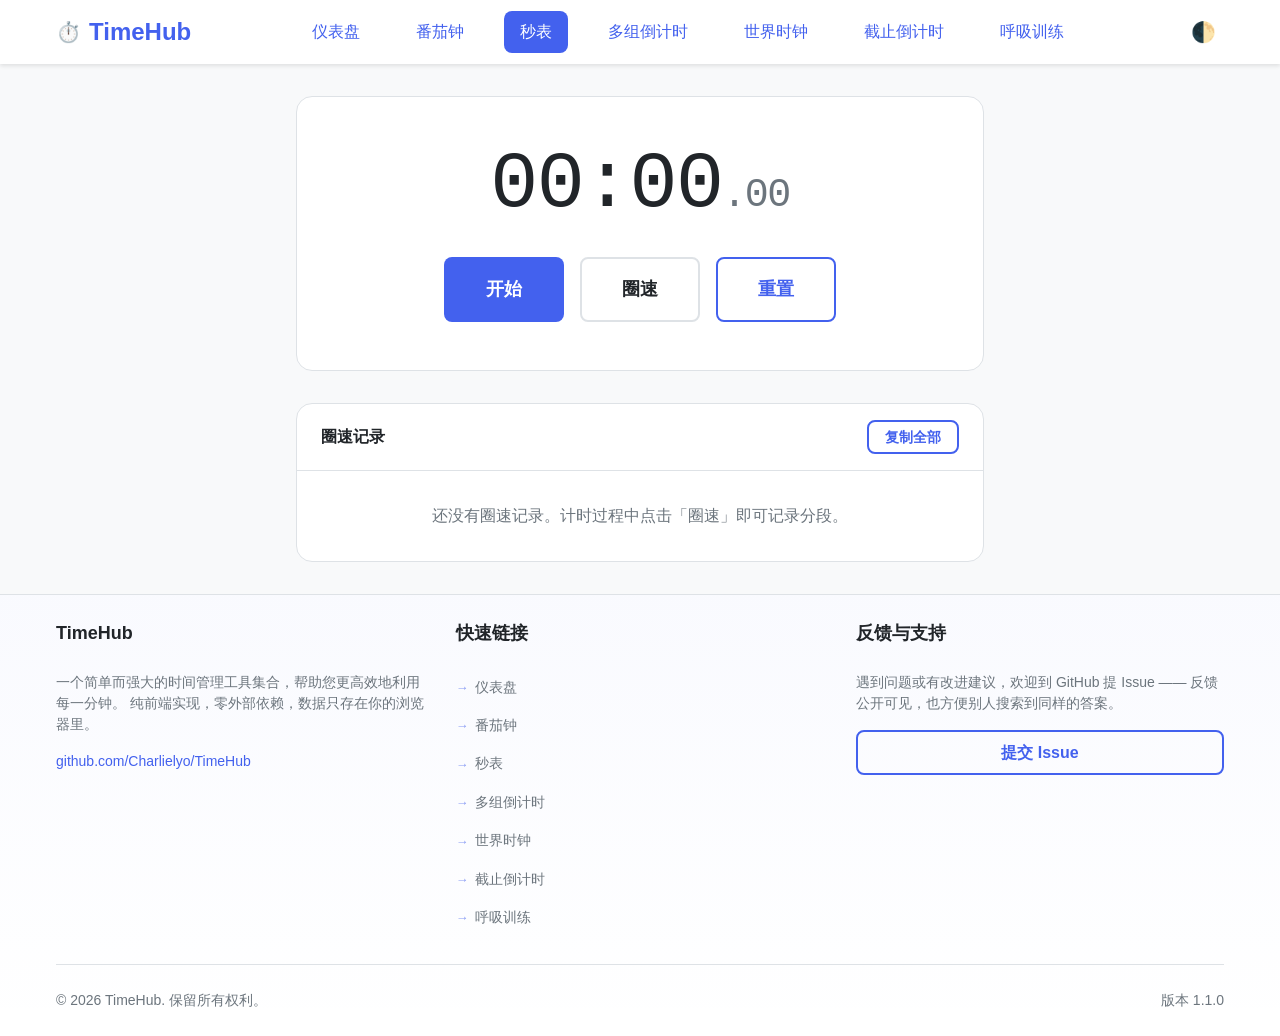
<file: stopwatch.html>
<!DOCTYPE html>
<html lang="zh-CN">
<head>
  <meta charset="UTF-8">
  <meta name="viewport" content="width=device-width, initial-scale=1.0">
  <title>秒表 - TimeHub</title>
  <meta name="description" content="TimeHub秒表工具，精准计时、记录圈速、支持键盘快捷键。">
  <!-- 分享卡片：社交平台抓到的标题与摘要
       og:url / og:image 需要站点正式域名，确定域名后一并补上（现在还缺域名，宁可不写也不写错） -->
  <meta property="og:type" content="website">
  <meta property="og:site_name" content="TimeHub">
  <meta property="og:title" content="秒表 - TimeHub">
  <meta property="og:description" content="TimeHub秒表工具，精准计时、记录圈速、支持键盘快捷键。">
  <meta name="twitter:card" content="summary">

  <!-- 主题预设：在首次绘制前写入 data-theme，避免刷新时闪白/闪黑。
       取值逻辑与 js/common.js 保持一致（用户选择 → auto 时跟随系统）。 -->
  <script>
    (function () {
      try {
        var d = JSON.parse(localStorage.getItem('timehub_data') || '{}');
        var t = (d.settings && d.settings.theme) || d.theme || 'auto';
        var dark = t === 'auto' ? matchMedia('(prefers-color-scheme: dark)').matches : t === 'dark';
        document.documentElement.setAttribute('data-theme', dark ? 'dark' : 'light');
      } catch (e) { /* 读不到就用 css/base.css 的浅色默认值 */ }
    })();
  </script>

  <link rel="stylesheet" href="css/base.css">
  <link rel="stylesheet" href="css/layout.css">
  <link rel="stylesheet" href="css/components.css">
  <link rel="icon" href="assets/icons/stopwatch.svg" type="image/svg+xml">

  <!-- iOS 支持 -->
  <meta name="apple-mobile-web-app-capable" content="yes">
  <meta name="apple-mobile-web-app-status-bar-style" content="black-translucent">
  <link rel="apple-touch-icon" href="assets/icons/apple-touch-icon.png">

  <!-- PWA 相关 -->
  <meta name="theme-color" content="#4361ee">
  <link rel="manifest" href="manifest.json">

  <style>
    .stopwatch-page {
      --sw-color: var(--primary-color);
    }

    .stopwatch-main {
      flex: 1;
      padding: var(--spacing-xl) 0;
    }

    .stopwatch-container {
      max-width: 720px;
      margin: 0 auto;
      padding: 0 var(--spacing-md);
      display: flex;
      flex-direction: column;
      align-items: center;
      gap: var(--spacing-xl);
    }

    /* 计时卡片：与其它工具页统一的卡片外观 */
    .sw-card {
      width: 100%;
      background: var(--surface-color);
      border: 1px solid var(--border-color);
      border-radius: var(--border-radius-lg);
      padding: var(--spacing-xxl) var(--spacing-xl);
      display: flex;
      flex-direction: column;
      align-items: center;
      gap: var(--spacing-xl);
    }

    .sw-display {
      font-family: var(--font-family-mono);
      font-size: 5rem;
      font-weight: 500;
      color: var(--text-color);
      text-align: center;
      line-height: 1;
      letter-spacing: -0.02em;
    }

    .sw-display .ms {
      font-size: 0.5em;
      color: var(--text-secondary);
      min-width: 1.2em;
      display: inline-block;
      text-align: left;
    }

    .sw-controls {
      display: flex;
      gap: var(--spacing-md);
    }

    .sw-controls .btn {
      min-width: 120px;
      padding: var(--spacing-md) var(--spacing-xl);
      font-size: 1.125rem;
    }

    .sw-laps {
      width: 100%;
      background: var(--surface-color);
      border: 1px solid var(--border-color);
      border-radius: var(--border-radius-lg);
      overflow: hidden;
    }

    .sw-laps-header {
      display: flex;
      align-items: center;
      justify-content: space-between;
      padding: var(--spacing-md) var(--spacing-lg);
      border-bottom: 1px solid var(--border-color);
    }

    .sw-laps-title {
      font-size: 1rem;
      font-weight: 600;
      color: var(--text-color);
    }

    .sw-laps-empty {
      padding: var(--spacing-xl);
      text-align: center;
      color: var(--text-secondary);
    }

    .sw-laps-table {
      width: 100%;
      border-collapse: collapse;
    }

    .sw-laps-table th,
    .sw-laps-table td {
      padding: var(--spacing-sm) var(--spacing-md);
      text-align: left;
      font-size: 0.9375rem;
    }

    .sw-laps-table th {
      background: var(--bg-color);
      color: var(--text-secondary);
      font-weight: 600;
    }

    .sw-laps-table tr + tr td {
      border-top: 1px solid var(--border-color);
    }

    .sw-laps-table td {
      font-family: var(--font-family-mono);
    }

    .sw-laps-table .lap-fast {
      color: #2a9d8f;
      font-weight: 600;
    }

    .sw-laps-table .lap-slow {
      color: #e63946;
      font-weight: 600;
    }

    @media (max-width: 480px) {
      .sw-display {
        font-size: 3.25rem;
      }

      .sw-controls .btn {
        min-width: 90px;
        padding: var(--spacing-sm) var(--spacing-md);
        font-size: 1rem;
      }
    }
  </style>
</head>
<body class="stopwatch-page">
  <header class="navbar">
    <div class="container">
      <a href="index.html" class="logo">
        <span class="logo-icon">⏱️</span>
        TimeHub
      </a>
      <nav class="nav-links">
        <a href="index.html" class="nav-link">仪表盘</a>
        <a href="pomodoro.html" class="nav-link">番茄钟</a>
        <a href="stopwatch.html" class="nav-link active">秒表</a>
        <a href="countdown.html" class="nav-link">多组倒计时</a>
        <a href="worldclock.html" class="nav-link">世界时钟</a>
        <a href="deadline.html" class="nav-link">截止倒计时</a>
        <a href="breathing.html" class="nav-link">呼吸训练</a>
      </nav>
      <button class="theme-toggle" aria-label="切换主题">
        <span class="theme-icon">🌙</span>
      </button>
      <button class="mobile-menu-btn" aria-label="打开菜单" id="menu-btn">
        <span class="menu-icon">☰</span>
      </button>
    </div>
  </header>

  <div class="mobile-menu" id="mobile-menu">
    <div class="mobile-menu-content">
      <a href="index.html" class="mobile-nav-link">仪表盘</a>
      <a href="pomodoro.html" class="mobile-nav-link">番茄钟</a>
      <a href="stopwatch.html" class="mobile-nav-link active">秒表</a>
      <a href="countdown.html" class="mobile-nav-link">多组倒计时</a>
      <a href="worldclock.html" class="mobile-nav-link">世界时钟</a>
      <a href="deadline.html" class="mobile-nav-link">截止倒计时</a>
      <a href="breathing.html" class="mobile-nav-link">呼吸训练</a>
    </div>
  </div>

  <main class="stopwatch-main">
    <div class="stopwatch-container">
      <!-- 计时卡片：把数字与控制按钮收进一张卡片，页面不再是"悬空"的
           （此前这一页只有数字和三个按钮漂在一片空白上，与其它工具页不是一套） -->
      <div class="sw-card">
        <div class="sw-display" id="sw-display" aria-live="polite">
          00:00<span class="ms">.00</span>
        </div>

        <div class="sw-controls">
          <button class="btn btn-primary" id="btn-toggle">开始</button>
          <button class="btn btn-secondary" id="btn-lap" disabled>圈速</button>
          <button class="btn btn-outline" id="btn-reset">重置</button>
        </div>
      </div>

      <!-- 圈速记录：卡片常显，无记录时显示空状态（原先整块隐藏，页面看起来是空的） -->
      <div class="sw-laps" id="laps-card">
        <div class="sw-laps-header">
          <span class="sw-laps-title">圈速记录</span>
          <button class="btn btn-sm btn-outline" id="btn-copy">复制全部</button>
        </div>
        <div id="laps-body">
          <p class="sw-laps-empty" id="laps-empty">还没有圈速记录。计时过程中点击「圈速」即可记录分段。</p>
          <table class="sw-laps-table" id="laps-table" hidden>
            <thead>
              <tr>
                <th>序号</th>
                <th>本圈时间</th>
                <th>总时间</th>
              </tr>
            </thead>
            <tbody id="laps-list"></tbody>
          </table>
        </div>
      </div>
    </div>
  </main>

  <!-- 页脚（全站统一，7 个页面共用同一份标记；年份与版本号由 js/common.js 注入） -->
  <footer class="footer">
    <div class="container">
      <div class="footer-content">
        <div class="footer-section">
          <h3 class="footer-title">TimeHub</h3>
          <p class="footer-description">
            一个简单而强大的时间管理工具集合，帮助您更高效地利用每一分钟。
            纯前端实现，零外部依赖，数据只存在你的浏览器里。
          </p>
          <p class="footer-description">
            <a href="https://github.com/Charlielyo/TimeHub" target="_blank" rel="noopener">github.com/Charlielyo/TimeHub</a>
          </p>
        </div>

        <div class="footer-section">
          <h3 class="footer-title">快速链接</h3>
          <ul class="footer-links">
            <li><a href="index.html">仪表盘</a></li>
            <li><a href="pomodoro.html">番茄钟</a></li>
            <li><a href="stopwatch.html">秒表</a></li>
            <li><a href="countdown.html">多组倒计时</a></li>
            <li><a href="worldclock.html">世界时钟</a></li>
            <li><a href="deadline.html">截止倒计时</a></li>
            <li><a href="breathing.html">呼吸训练</a></li>
          </ul>
        </div>

        <div class="footer-section">
          <h3 class="footer-title">反馈与支持</h3>
          <p class="footer-description">
            遇到问题或有改进建议，欢迎到 GitHub 提 Issue —— 反馈公开可见，也方便别人搜索到同样的答案。
          </p>
          <a href="https://github.com/Charlielyo/TimeHub/issues" class="btn btn-outline" target="_blank" rel="noopener">提交 Issue</a>
        </div>
      </div>

      <div class="footer-bottom">
        <p>&copy; <span data-timehub-year>2026</span> TimeHub. 保留所有权利。</p>
        <p class="footer-version">版本 <span data-timehub-version>1.1.0</span></p>
      </div>
    </div>
  </footer>

  <script src="js/toast.js"></script>
  <script src="js/common.js"></script>
  <script>
    (function() {
      'use strict';

      const display = document.getElementById('sw-display');
      const btnToggle = document.getElementById('btn-toggle');
      const btnLap = document.getElementById('btn-lap');
      const btnReset = document.getElementById('btn-reset');
      const btnCopy = document.getElementById('btn-copy');
      const lapsList = document.getElementById('laps-list');

      let state = 'idle'; // idle | running | paused
      let startTime = 0;
      let elapsed = 0;
      let timerId = null;
      let laps = []; // { split, total }

      function formatTime(ms) {
        const totalSeconds = Math.floor(ms / 1000);
        const minutes = Math.floor(totalSeconds / 60);
        const seconds = totalSeconds % 60;
        const hundredths = Math.floor((ms % 1000) / 10);
        return `${minutes.toString().padStart(2, '0')}:${seconds.toString().padStart(2, '0')}.${hundredths.toString().padStart(2, '0')}`;
      }

      function updateDisplay() {
        const current = state === 'running' ? Date.now() - startTime + elapsed : elapsed;
        const text = formatTime(current);
        const [base, ms] = text.split('.');
        display.innerHTML = `${base}<span class="ms">.${ms}</span>`;
      }

      function tick() {
        if (state !== 'running') return;
        updateDisplay();
        timerId = requestAnimationFrame(tick);
      }

      function setState(s) {
        state = s;
        if (state === 'running') {
          btnToggle.textContent = '暂停';
          btnToggle.classList.remove('btn-primary');
          btnToggle.classList.add('btn-secondary');
          btnLap.disabled = false;
        } else if (state === 'paused') {
          btnToggle.textContent = '继续';
          btnToggle.classList.remove('btn-secondary');
          btnToggle.classList.add('btn-primary');
          btnLap.disabled = true;
        } else {
          btnToggle.textContent = '开始';
          btnToggle.classList.remove('btn-secondary');
          btnToggle.classList.add('btn-primary');
          btnLap.disabled = true;
        }
      }

      function start() {
        if (state === 'running') return;
        startTime = Date.now();
        setState('running');
        tick();
      }

      function pause() {
        if (state !== 'running') return;
        elapsed += Date.now() - startTime;
        if (timerId) cancelAnimationFrame(timerId);
        setState('paused');
        updateDisplay();
      }

      function reset() {
        if (timerId) cancelAnimationFrame(timerId);
        state = 'idle';
        startTime = 0;
        elapsed = 0;
        laps = [];
        setState('idle');
        updateDisplay();
        lapsList.innerHTML = '';
        renderLaps();
      }

      function recordLap() {
        if (state !== 'running') return;
        const total = Date.now() - startTime + elapsed;
        const lastTotal = laps.length > 0 ? laps[laps.length - 1].total : 0;
        const split = total - lastTotal;
        laps.push({ split, total });
        renderLaps();
      }

      function renderLaps() {
        // 卡片常显：有记录显示表格，没有则显示空状态提示
        const empty = document.getElementById('laps-empty');
        const table = document.getElementById('laps-table');

        if (laps.length === 0) {
          empty.hidden = false;
          table.hidden = true;
          return;
        }
        empty.hidden = true;
        table.hidden = false;

        const splits = laps.map(l => l.split);
        const minSplit = Math.min(...splits);
        const maxSplit = Math.max(...splits);

        lapsList.innerHTML = laps.map((lap, i) => {
          let cls = '';
          if (laps.length > 1) {
            if (lap.split === minSplit) cls = 'lap-fast';
            else if (lap.split === maxSplit) cls = 'lap-slow';
          }
          return `
            <tr class="${cls}">
              <td>#${i + 1}</td>
              <td>${formatTime(lap.split)}</td>
              <td>${formatTime(lap.total)}</td>
            </tr>
          `;
        }).join('');
      }

      function copyLaps() {
        if (laps.length === 0) return;
        const lines = laps.map((lap, i) => `#${i + 1}\t${formatTime(lap.split)}\t${formatTime(lap.total)}`);
        const text = ['秒表圈速记录', '序号\t本圈时间\t总时间', ...lines].join('\n');
        navigator.clipboard.writeText(text).then(() => {
          const original = btnCopy.textContent;
          btnCopy.textContent = '已复制';
          setTimeout(() => btnCopy.textContent = original, 1500);
        }).catch(() => {
          alert('复制失败，请手动复制');
        });
      }

      btnToggle.addEventListener('click', () => {
        if (state === 'running') pause(); else start();
      });
      btnLap.addEventListener('click', recordLap);
      btnReset.addEventListener('click', reset);
      btnCopy.addEventListener('click', copyLaps);

      document.addEventListener('keydown', (e) => {
        if (e.target.tagName === 'INPUT' || e.target.tagName === 'TEXTAREA') return;
        if (e.code === 'Space') {
          e.preventDefault();
          if (state === 'running') pause(); else start();
        } else if (e.code === 'KeyL') {
          e.preventDefault();
          recordLap();
        } else if (e.code === 'KeyR') {
          e.preventDefault();
          reset();
        }
      });

      // 移动端菜单
      document.getElementById('menu-btn').addEventListener('click', () => {
        document.getElementById('mobile-menu').classList.toggle('show');
      });
      document.querySelectorAll('.mobile-nav-link').forEach(link => {
        link.addEventListener('click', () => {
          document.getElementById('mobile-menu').classList.remove('show');
        });
      });
      document.getElementById('mobile-menu').addEventListener('click', function(e) {
        if (e.target === this) this.classList.remove('show');
      });

    })();
  </script>

  <!-- 移动端底部导航 -->
  <div class="mobile-bottom-nav">
    <a href="index.html" class="bottom-nav-item">
      <span class="bottom-nav-icon">🏠</span>
      <span class="bottom-nav-label">首页</span>
    </a>
    <a href="pomodoro.html" class="bottom-nav-item">
      <span class="bottom-nav-icon">🍅</span>
      <span class="bottom-nav-label">番茄</span>
    </a>
    <a href="stopwatch.html" class="bottom-nav-item active">
      <span class="bottom-nav-icon">⏱️</span>
      <span class="bottom-nav-label">秒表</span>
    </a>
    <a href="worldclock.html" class="bottom-nav-item">
      <span class="bottom-nav-icon">🌐</span>
      <span class="bottom-nav-label">世界</span>
    </a>
    <a href="breathing.html" class="bottom-nav-item">
      <span class="bottom-nav-icon">🧘</span>
      <span class="bottom-nav-label">呼吸</span>
    </a>
  </div>

  <!-- Service Worker 注册 -->
  <script>
    if ('serviceWorker' in navigator) {
      window.addEventListener('load', function() {
        navigator.serviceWorker.register('sw.js').then(function(registration) {
          console.log('Service Worker 注册成功：', registration.scope);
        }).catch(function(error) {
          console.log('Service Worker 注册失败：', error);
        });
      });
    }
  </script>
</body>
</html>
</file>
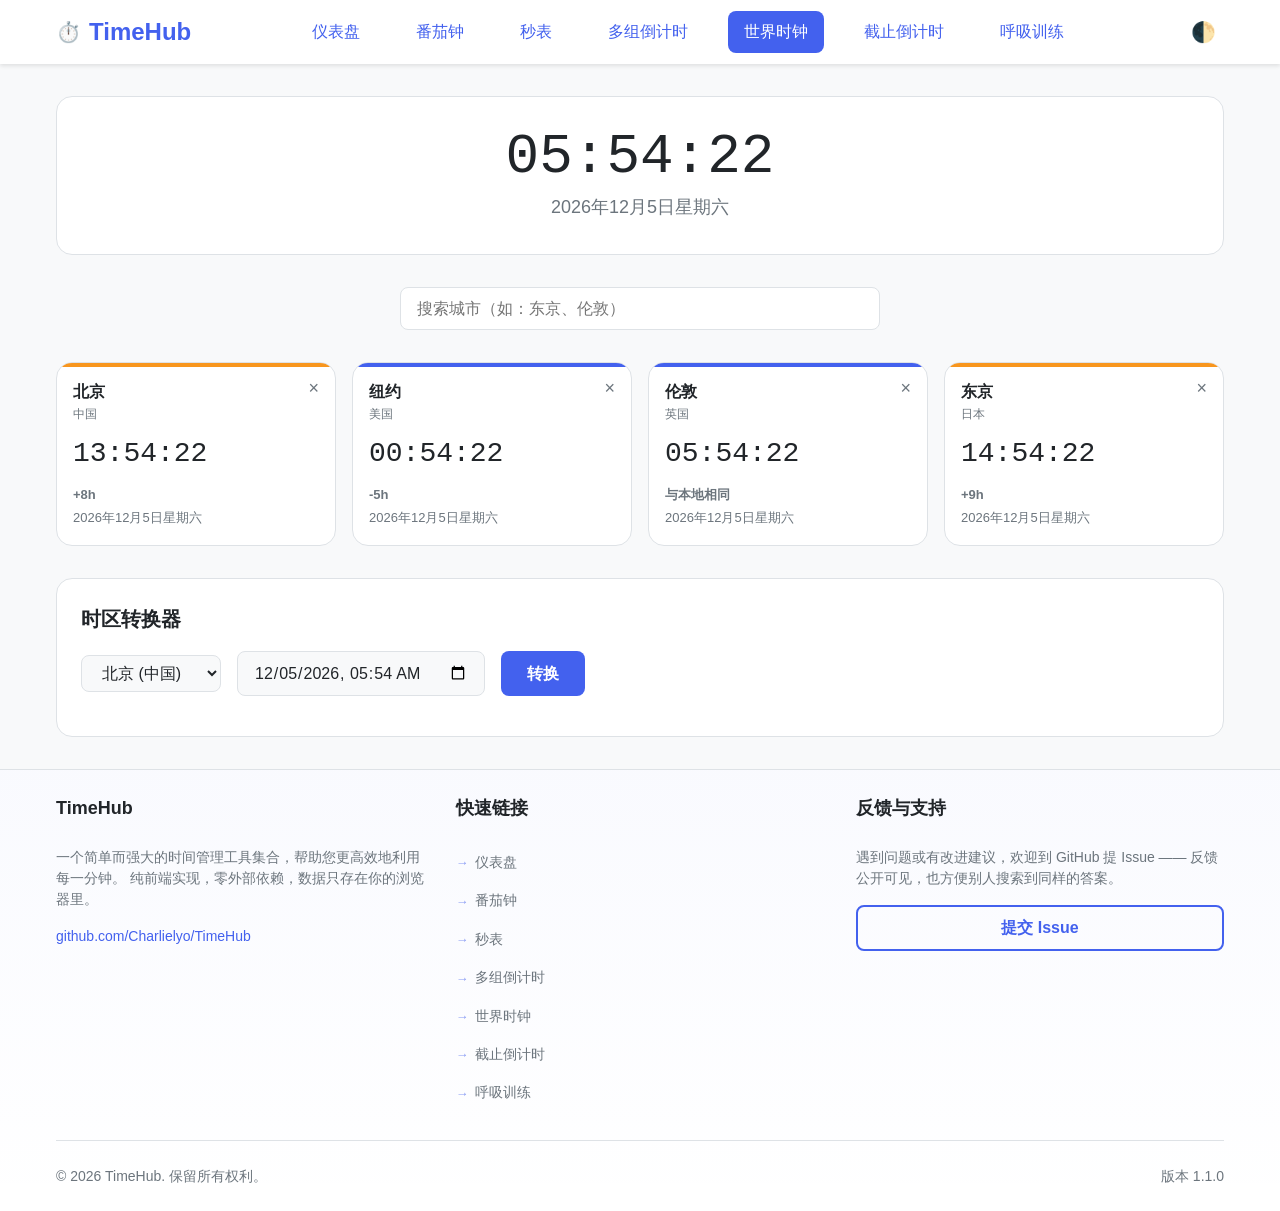
<file: world-clock.html>
<!DOCTYPE html>
<html lang="zh-CN">
<head>
  <meta charset="UTF-8">
  <meta http-equiv="refresh" content="0; url=worldclock.html">
  <title>Redirecting...</title>
</head>
<body>
  <p>页面已迁移，正在跳转至 <a href="worldclock.html">世界时钟</a>...</p>
</body>
</html>
</file>
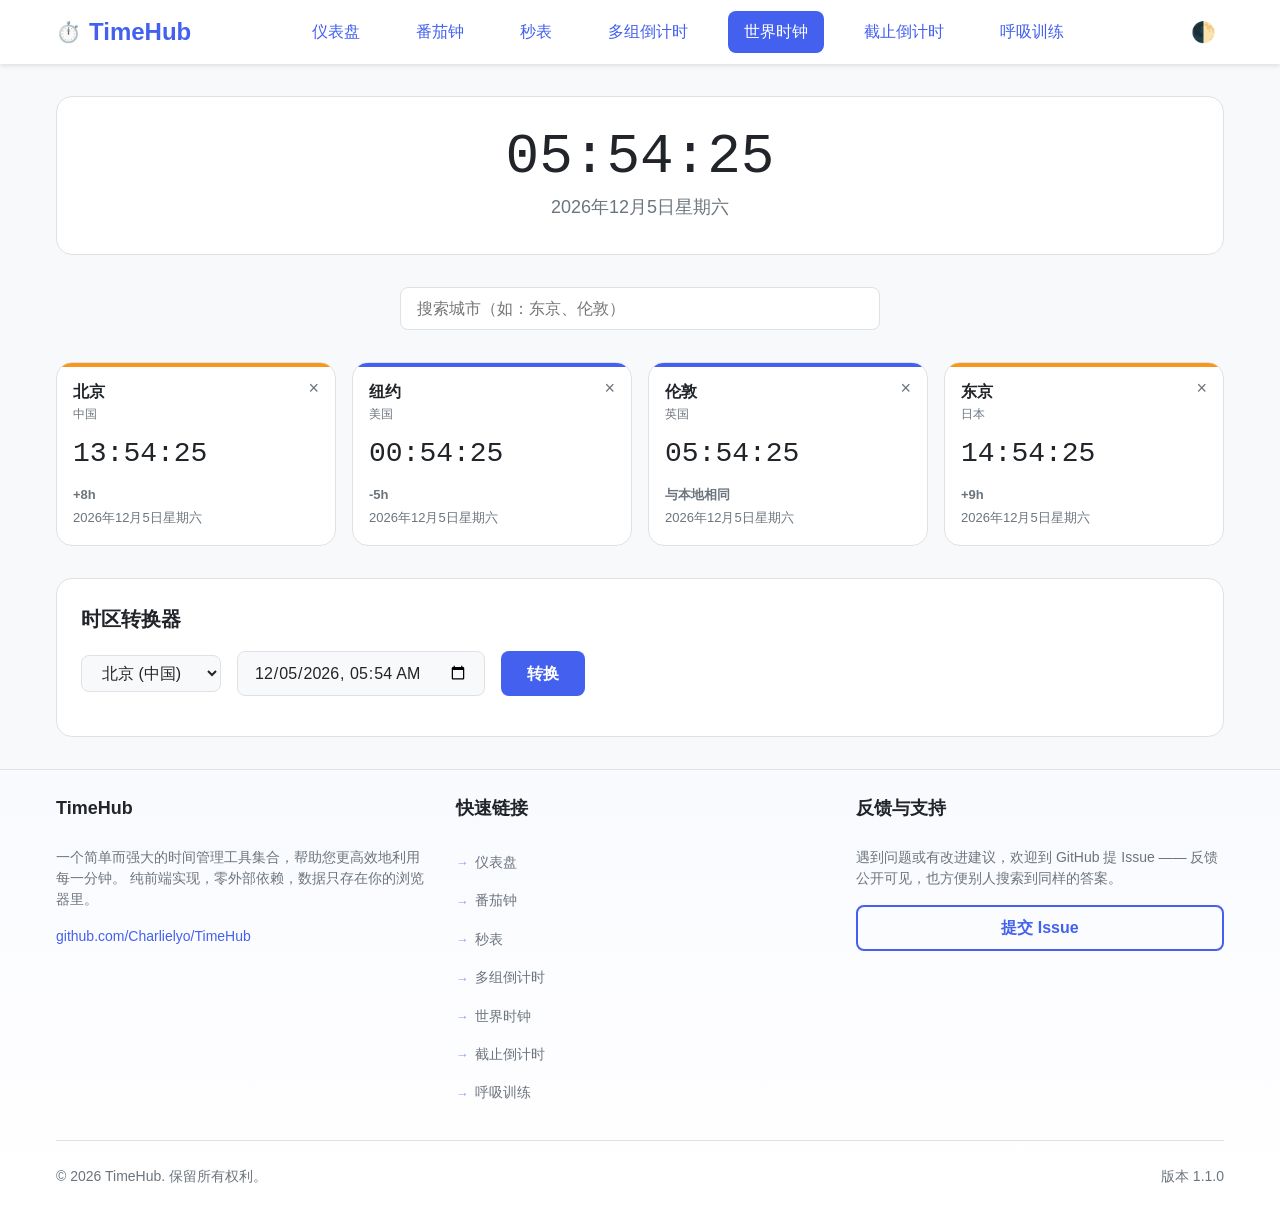
<file: worldclock.html>
<!DOCTYPE html>
<html lang="zh-CN">
<head>
  <meta charset="UTF-8">
  <meta name="viewport" content="width=device-width, initial-scale=1.0">
  <title>世界时钟 - TimeHub</title>
  <meta name="description" content="TimeHub世界时钟工具，查看全球主要城市实时时间、时差和时区转换。">
  <!-- 分享卡片：社交平台抓到的标题与摘要
       og:url / og:image 需要站点正式域名，确定域名后一并补上（现在还缺域名，宁可不写也不写错） -->
  <meta property="og:type" content="website">
  <meta property="og:site_name" content="TimeHub">
  <meta property="og:title" content="世界时钟 - TimeHub">
  <meta property="og:description" content="TimeHub世界时钟工具，查看全球主要城市实时时间、时差和时区转换。">
  <meta name="twitter:card" content="summary">
  <!-- 主题预设：在首次绘制前写入 data-theme，避免刷新时闪白/闪黑。
       取值逻辑与 js/common.js 保持一致（用户选择 → auto 时跟随系统）。 -->
  <script>
    (function () {
      try {
        var d = JSON.parse(localStorage.getItem('timehub_data') || '{}');
        var t = (d.settings && d.settings.theme) || d.theme || 'auto';
        var dark = t === 'auto' ? matchMedia('(prefers-color-scheme: dark)').matches : t === 'dark';
        document.documentElement.setAttribute('data-theme', dark ? 'dark' : 'light');
      } catch (e) { /* 读不到就用 css/base.css 的浅色默认值 */ }
    })();
  </script>

  <link rel="stylesheet" href="css/base.css">
  <link rel="stylesheet" href="css/layout.css">
  <link rel="stylesheet" href="css/components.css">
  <link rel="icon" href="assets/icons/world-clock.svg" type="image/svg+xml">

  <!-- iOS 支持 -->
  <meta name="apple-mobile-web-app-capable" content="yes">
  <meta name="apple-mobile-web-app-status-bar-style" content="black-translucent">
  <link rel="apple-touch-icon" href="assets/icons/apple-touch-icon.png">

  <!-- PWA 相关 -->
  <meta name="theme-color" content="#4361ee">
  <link rel="manifest" href="manifest.json">
  <style>
    .worldclock-page { }

    .wc-main {
      flex: 1;
      padding: var(--spacing-xl) 0;
    }

    .wc-container {
      max-width: var(--max-width);
      margin: 0 auto;
      padding: 0 var(--spacing-md);
      display: flex;
      flex-direction: column;
      gap: var(--spacing-xl);
    }

    .local-clock {
      text-align: center;
      padding: var(--spacing-xl);
      background: var(--surface-color);
      border-radius: var(--border-radius-lg);
      border: 1px solid var(--border-color);
    }

    .local-time {
      font-family: var(--font-family-mono);
      font-size: 3.5rem;
      font-weight: 500;
      color: var(--text-color);
      line-height: 1;
    }

    .local-date {
      font-size: 1.125rem;
      color: var(--text-secondary);
      margin-top: var(--spacing-sm);
    }

    .search-bar {
      display: flex;
      gap: var(--spacing-sm);
      max-width: 480px;
      margin: 0 auto;
      width: 100%;
    }

    .search-input {
      flex: 1;
      width: 100%;              /* 不写就会退回浏览器默认的 ~170px，placeholder 被截断 */
      padding: var(--spacing-sm) var(--spacing-md);
      border: 1px solid var(--border-color);
      border-radius: var(--border-radius-md);
      background: var(--surface-color);
      color: var(--text-color);
    }

    .search-input:focus {
      outline: none;
      border-color: var(--primary-color);
    }

    .search-results {
      position: absolute;
      top: 100%;
      left: 0;
      right: 0;
      background: var(--surface-color);
      border: 1px solid var(--border-color);
      border-radius: var(--border-radius-md);
      max-height: 200px;
      overflow-y: auto;
      z-index: 10;
      display: none;
    }

    .search-wrap {
      position: relative;
      flex: 1;
    }

    .search-result-item {
      padding: var(--spacing-sm) var(--spacing-md);
      cursor: pointer;
      transition: background-color var(--transition-fast);
    }

    .search-result-item:hover {
      background: rgba(67, 97, 238, 0.08);
    }

    .city-grid {
      display: grid;
      grid-template-columns: repeat(auto-fit, minmax(200px, 1fr));
      gap: var(--spacing-md);
    }

    .city-card {
      background: var(--surface-color);
      border: 1px solid var(--border-color);
      border-radius: var(--border-radius-lg);
      padding: var(--spacing-md);
      position: relative;
      overflow: hidden;
    }

    .city-card::before {
      content: '';
      position: absolute;
      top: 0;
      left: 0;
      right: 0;
      height: 4px;
    }

    .city-card.day::before {
      background: #f8961e;
    }

    .city-card.night::before {
      background: #4361ee;
    }

    .city-header {
      display: flex;
      justify-content: space-between;
      align-items: flex-start;
      margin-bottom: var(--spacing-sm);
    }

    .city-name {
      font-size: 1rem;
      font-weight: 600;
      color: var(--text-color);
    }

    .city-country {
      font-size: 0.75rem;
      color: var(--text-secondary);
    }

    .city-delete {
      color: var(--text-secondary);
      background: none;
      border: none;
      cursor: pointer;
      font-size: 1.125rem;
      line-height: 1;
    }

    .city-delete:hover {
      color: #e63946;
    }

    .city-time {
      font-family: var(--font-family-mono);
      font-size: 1.75rem;
      font-weight: 500;
      color: var(--text-color);
      margin: var(--spacing-sm) 0;
    }

    .city-offset {
      font-size: 0.8125rem;
      color: var(--text-secondary);
      font-weight: 600;
    }

    .city-date {
      font-size: 0.8125rem;
      color: var(--text-secondary);
      margin-top: 2px;
    }

    .converter-section {
      background: var(--surface-color);
      border: 1px solid var(--border-color);
      border-radius: var(--border-radius-lg);
      padding: var(--spacing-lg);
    }

    .converter-title {
      font-size: 1.25rem;
      font-weight: 700;
      margin-bottom: var(--spacing-md);
      color: var(--text-color);
    }

    .converter-row {
      display: flex;
      flex-wrap: wrap;
      gap: var(--spacing-md);
      align-items: center;
      margin-bottom: var(--spacing-md);
    }

    .converter-select,
    .converter-input {
      padding: var(--spacing-sm) var(--spacing-md);
      border: 1px solid var(--border-color);
      border-radius: var(--border-radius-md);
      background: var(--bg-color);
      color: var(--text-color);
      min-width: 140px;
    }

    .converter-results {
      display: grid;
      grid-template-columns: repeat(auto-fit, minmax(160px, 1fr));
      gap: var(--spacing-sm);
    }

    .converter-item {
      padding: var(--spacing-sm);
      background: var(--bg-color);
      border-radius: var(--border-radius-md);
      border: 1px solid var(--border-color);
    }

    .converter-item-name {
      font-size: 0.8125rem;
      color: var(--text-secondary);
    }

    .converter-item-time {
      font-family: var(--font-family-mono);
      font-size: 1rem;
      font-weight: 500;
      color: var(--text-color);
      margin-top: 2px;
    }

    @media (max-width: 480px) {
      .local-time {
        font-size: 2.5rem;
      }
      .city-time {
        font-size: 1.5rem;
      }
    }
  </style>
</head>
<body class="worldclock-page">
  <header class="navbar">
    <div class="container">
      <a href="index.html" class="logo">
        <span class="logo-icon">⏱️</span>
        TimeHub
      </a>
      <nav class="nav-links">
        <a href="index.html" class="nav-link">仪表盘</a>
        <a href="pomodoro.html" class="nav-link">番茄钟</a>
        <a href="stopwatch.html" class="nav-link">秒表</a>
        <a href="countdown.html" class="nav-link">多组倒计时</a>
        <a href="worldclock.html" class="nav-link active">世界时钟</a>
        <a href="deadline.html" class="nav-link">截止倒计时</a>
        <a href="breathing.html" class="nav-link">呼吸训练</a>
      </nav>
      <button class="theme-toggle" aria-label="切换主题">
        <span class="theme-icon">🌙</span>
      </button>
      <button class="mobile-menu-btn" aria-label="打开菜单" id="menu-btn">
        <span class="menu-icon">☰</span>
      </button>
    </div>
  </header>

  <div class="mobile-menu" id="mobile-menu">
    <div class="mobile-menu-content">
      <a href="index.html" class="mobile-nav-link">仪表盘</a>
      <a href="pomodoro.html" class="mobile-nav-link">番茄钟</a>
      <a href="stopwatch.html" class="mobile-nav-link">秒表</a>
      <a href="countdown.html" class="mobile-nav-link">多组倒计时</a>
      <a href="worldclock.html" class="mobile-nav-link active">世界时钟</a>
      <a href="deadline.html" class="mobile-nav-link">截止倒计时</a>
      <a href="breathing.html" class="mobile-nav-link">呼吸训练</a>
    </div>
  </div>

  <main class="wc-main">
    <div class="wc-container">
      <div class="local-clock">
        <div class="local-time" id="local-time">00:00:00</div>
        <div class="local-date" id="local-date">加载中...</div>
      </div>

      <div class="search-bar">
        <div class="search-wrap">
          <input type="text" class="search-input" id="city-search" placeholder="搜索城市（如：东京、伦敦）" autocomplete="off">
          <div class="search-results" id="search-results"></div>
        </div>
      </div>

      <div class="city-grid" id="city-grid"></div>

      <div class="converter-section">
        <h3 class="converter-title">时区转换器</h3>
        <div class="converter-row">
          <select class="converter-select" id="conv-city"></select>
          <input type="datetime-local" class="converter-input" id="conv-time">
          <button class="btn btn-primary" id="conv-btn">转换</button>
        </div>
        <div class="converter-results" id="conv-results"></div>
      </div>
    </div>
  </main>

  <!-- 页脚（全站统一，7 个页面共用同一份标记；年份与版本号由 js/common.js 注入） -->
  <footer class="footer">
    <div class="container">
      <div class="footer-content">
        <div class="footer-section">
          <h3 class="footer-title">TimeHub</h3>
          <p class="footer-description">
            一个简单而强大的时间管理工具集合，帮助您更高效地利用每一分钟。
            纯前端实现，零外部依赖，数据只存在你的浏览器里。
          </p>
          <p class="footer-description">
            <a href="https://github.com/Charlielyo/TimeHub" target="_blank" rel="noopener">github.com/Charlielyo/TimeHub</a>
          </p>
        </div>

        <div class="footer-section">
          <h3 class="footer-title">快速链接</h3>
          <ul class="footer-links">
            <li><a href="index.html">仪表盘</a></li>
            <li><a href="pomodoro.html">番茄钟</a></li>
            <li><a href="stopwatch.html">秒表</a></li>
            <li><a href="countdown.html">多组倒计时</a></li>
            <li><a href="worldclock.html">世界时钟</a></li>
            <li><a href="deadline.html">截止倒计时</a></li>
            <li><a href="breathing.html">呼吸训练</a></li>
          </ul>
        </div>

        <div class="footer-section">
          <h3 class="footer-title">反馈与支持</h3>
          <p class="footer-description">
            遇到问题或有改进建议，欢迎到 GitHub 提 Issue —— 反馈公开可见，也方便别人搜索到同样的答案。
          </p>
          <a href="https://github.com/Charlielyo/TimeHub/issues" class="btn btn-outline" target="_blank" rel="noopener">提交 Issue</a>
        </div>
      </div>

      <div class="footer-bottom">
        <p>&copy; <span data-timehub-year>2026</span> TimeHub. 保留所有权利。</p>
        <p class="footer-version">版本 <span data-timehub-version>1.1.0</span></p>
      </div>
    </div>
  </footer>

  <script src="js/toast.js"></script>
  <script src="js/common.js"></script>
  <script>
    (function() {
      'use strict';

      const CITIES = [
        { name: '北京', nameEn: 'Beijing', timezone: 'Asia/Shanghai', country: '中国' },
        { name: '上海', nameEn: 'Shanghai', timezone: 'Asia/Shanghai', country: '中国' },
        { name: '香港', nameEn: 'Hong Kong', timezone: 'Asia/Hong_Kong', country: '中国' },
        { name: '台北', nameEn: 'Taipei', timezone: 'Asia/Taipei', country: '中国' },
        { name: '东京', nameEn: 'Tokyo', timezone: 'Asia/Tokyo', country: '日本' },
        { name: '首尔', nameEn: 'Seoul', timezone: 'Asia/Seoul', country: '韩国' },
        { name: '新加坡', nameEn: 'Singapore', timezone: 'Asia/Singapore', country: '新加坡' },
        { name: '曼谷', nameEn: 'Bangkok', timezone: 'Asia/Bangkok', country: '泰国' },
        { name: '迪拜', nameEn: 'Dubai', timezone: 'Asia/Dubai', country: '阿联酋' },
        { name: '莫斯科', nameEn: 'Moscow', timezone: 'Europe/Moscow', country: '俄罗斯' },
        { name: '伊斯坦布尔', nameEn: 'Istanbul', timezone: 'Europe/Istanbul', country: '土耳其' },
        { name: '巴黎', nameEn: 'Paris', timezone: 'Europe/Paris', country: '法国' },
        { name: '伦敦', nameEn: 'London', timezone: 'Europe/London', country: '英国' },
        { name: '柏林', nameEn: 'Berlin', timezone: 'Europe/Berlin', country: '德国' },
        { name: '罗马', nameEn: 'Rome', timezone: 'Europe/Rome', country: '意大利' },
        { name: '马德里', nameEn: 'Madrid', timezone: 'Europe/Madrid', country: '西班牙' },
        { name: '纽约', nameEn: 'New York', timezone: 'America/New_York', country: '美国' },
        { name: '洛杉矶', nameEn: 'Los Angeles', timezone: 'America/Los_Angeles', country: '美国' },
        { name: '芝加哥', nameEn: 'Chicago', timezone: 'America/Chicago', country: '美国' },
        { name: '温哥华', nameEn: 'Vancouver', timezone: 'America/Vancouver', country: '加拿大' },
        { name: '多伦多', nameEn: 'Toronto', timezone: 'America/Toronto', country: '加拿大' },
        { name: '墨西哥城', nameEn: 'Mexico City', timezone: 'America/Mexico_City', country: '墨西哥' },
        { name: '圣保罗', nameEn: 'Sao Paulo', timezone: 'America/Sao_Paulo', country: '巴西' },
        { name: '布宜诺斯艾利斯', nameEn: 'Buenos Aires', timezone: 'America/Argentina/Buenos_Aires', country: '阿根廷' },
        { name: '悉尼', nameEn: 'Sydney', timezone: 'Australia/Sydney', country: '澳大利亚' },
        { name: '墨尔本', nameEn: 'Melbourne', timezone: 'Australia/Melbourne', country: '澳大利亚' },
        { name: '奥克兰', nameEn: 'Auckland', timezone: 'Pacific/Auckland', country: '新西兰' },
        { name: '开罗', nameEn: 'Cairo', timezone: 'Africa/Cairo', country: '埃及' },
        { name: '约翰内斯堡', nameEn: 'Johannesburg', timezone: 'Africa/Johannesburg', country: '南非' },
        { name: '孟买', nameEn: 'Mumbai', timezone: 'Asia/Kolkata', country: '印度' },
        { name: '卡拉奇', nameEn: 'Karachi', timezone: 'Asia/Karachi', country: '巴基斯坦' },
        { name: '雅加达', nameEn: 'Jakarta', timezone: 'Asia/Jakarta', country: '印尼' },
        { name: '马尼拉', nameEn: 'Manila', timezone: 'Asia/Manila', country: '菲律宾' },
        { name: '吉隆坡', nameEn: 'Kuala Lumpur', timezone: 'Asia/Kuala_Lumpur', country: '马来西亚' },
        { name: '利雅得', nameEn: 'Riyadh', timezone: 'Asia/Riyadh', country: '沙特' },
        { name: '特拉维夫', nameEn: 'Tel Aviv', timezone: 'Asia/Jerusalem', country: '以色列' },
        { name: '华沙', nameEn: 'Warsaw', timezone: 'Europe/Warsaw', country: '波兰' },
        { name: '斯德哥尔摩', nameEn: 'Stockholm', timezone: 'Europe/Stockholm', country: '瑞典' },
        { name: '奥斯陆', nameEn: 'Oslo', timezone: 'Europe/Oslo', country: '挪威' },
        { name: '赫尔辛基', nameEn: 'Helsinki', timezone: 'Europe/Helsinki', country: '芬兰' },
        { name: '维也纳', nameEn: 'Vienna', timezone: 'Europe/Vienna', country: '奥地利' }
      ];

      const DEFAULT_CITIES = ['北京', '纽约', '伦敦', '东京'];
      const STORAGE_KEY = 'timehub_worldclock_cities';

      const localTimeEl = document.getElementById('local-time');
      const localDateEl = document.getElementById('local-date');
      const cityGrid = document.getElementById('city-grid');
      const searchInput = document.getElementById('city-search');
      const searchResults = document.getElementById('search-results');
      const convCity = document.getElementById('conv-city');
      const convTime = document.getElementById('conv-time');
      const convBtn = document.getElementById('conv-btn');
      const convResults = document.getElementById('conv-results');

      let selectedNames = [];

      function loadSelected() {
        try {
          const saved = JSON.parse(localStorage.getItem(STORAGE_KEY));
          if (Array.isArray(saved) && saved.length) selectedNames = saved;
        } catch (e) {}
        if (!selectedNames.length) selectedNames = [...DEFAULT_CITIES];
      }

      function saveSelected() {
        localStorage.setItem(STORAGE_KEY, JSON.stringify(selectedNames));
      }

      function getCityDate(timezone) {
        const now = new Date();
        const options = { timeZone: timezone, hour12: false, hour: '2-digit', minute: '2-digit', second: '2-digit' };
        const timeStr = new Intl.DateTimeFormat('zh-CN', options).format(now);
        const dateOptions = { timeZone: timezone, year: 'numeric', month: 'long', day: 'numeric', weekday: 'long' };
        const dateStr = new Intl.DateTimeFormat('zh-CN', dateOptions).format(now);
        const hour = parseInt(timeStr.split(':')[0], 10);
        return { timeStr, dateStr, hour };
      }

      function getOffsetText(timezone) {
        const now = new Date();
        const localStr = now.toLocaleString('en-US', { timeZone: Intl.DateTimeFormat().resolvedOptions().timeZone });
        const targetStr = now.toLocaleString('en-US', { timeZone: timezone });
        const localDate = new Date(localStr);
        const targetDate = new Date(targetStr);
        const diffMs = targetDate - localDate;
        const diffH = diffMs / 3600000;
        if (diffH === 0) return '与本地相同';
        const sign = diffH > 0 ? '+' : '';
        return `${sign}${diffH}h`;
      }

      function renderCities() {
        cityGrid.innerHTML = '';
        convCity.innerHTML = '';

        selectedNames.forEach(name => {
          const city = CITIES.find(c => c.name === name);
          if (!city) return;

          const { timeStr, dateStr, hour } = getCityDate(city.timezone);
          const isDay = hour >= 6 && hour < 22;
          const offset = getOffsetText(city.timezone);

          const card = document.createElement('div');
          card.className = `city-card ${isDay ? 'day' : 'night'}`;
          card.innerHTML = `
            <div class="city-header">
              <div>
                <div class="city-name">${city.name}</div>
                <div class="city-country">${city.country}</div>
              </div>
              <button class="city-delete" data-name="${city.name}" aria-label="删除">×</button>
            </div>
            <div class="city-time">${timeStr}</div>
            <div class="city-offset">${offset}</div>
            <div class="city-date">${dateStr}</div>
          `;
          cityGrid.appendChild(card);

          const opt = document.createElement('option');
          opt.value = city.name;
          opt.textContent = `${city.name} (${city.country})`;
          convCity.appendChild(opt);
        });

        document.querySelectorAll('.city-delete').forEach(btn => {
          btn.addEventListener('click', () => {
            const name = btn.dataset.name;
            selectedNames = selectedNames.filter(n => n !== name);
            saveSelected();
            renderCities();
          });
        });
      }

      function updateLocalClock() {
        const now = new Date();
        localTimeEl.textContent = now.toLocaleTimeString('zh-CN', { hour12: false });
        localDateEl.textContent = now.toLocaleDateString('zh-CN', { year: 'numeric', month: 'long', day: 'numeric', weekday: 'long' });
      }

      function handleSearch() {
        const val = searchInput.value.trim().toLowerCase();
        searchResults.innerHTML = '';
        if (!val) {
          searchResults.style.display = 'none';
          return;
        }
        const matches = CITIES.filter(c =>
          !selectedNames.includes(c.name) &&
          (c.name.includes(val) || c.nameEn.toLowerCase().includes(val) || c.country.includes(val))
        ).slice(0, 8);

        if (matches.length === 0) {
          searchResults.style.display = 'none';
          return;
        }

        matches.forEach(c => {
          const div = document.createElement('div');
          div.className = 'search-result-item';
          div.innerHTML = `<strong>${c.name}</strong> <span style="color:var(--text-secondary)">· ${c.country}</span>`;
          div.addEventListener('click', () => {
            if (selectedNames.length >= 8) return;
            selectedNames.push(c.name);
            saveSelected();
            renderCities();
            searchInput.value = '';
            searchResults.style.display = 'none';
          });
          searchResults.appendChild(div);
        });
        searchResults.style.display = 'block';
      }

      searchInput.addEventListener('input', handleSearch);
      document.addEventListener('click', (e) => {
        if (!e.target.closest('.search-wrap')) searchResults.style.display = 'none';
      });

      function doConvert() {
        const cityName = convCity.value;
        const inputTime = convTime.value;
        if (!cityName || !inputTime) return;

        const city = CITIES.find(c => c.name === cityName);
        if (!city) return;

        const baseDate = new Date(inputTime);
        if (isNaN(baseDate)) return;

        // 获取目标时区与 UTC 的偏移
        const targetOffsetStr = new Date(baseDate.toLocaleString('en-US', { timeZone: city.timezone })).toISOString();
        const localOffsetStr = baseDate.toISOString();
        const targetOffsetDate = new Date(targetOffsetStr);
        const diffMs = targetOffsetDate.getTime() - baseDate.getTime();
        const utcDate = new Date(baseDate.getTime() - diffMs);

        convResults.innerHTML = '';
        selectedNames.forEach(name => {
          if (name === cityName) return;
          const c = CITIES.find(x => x.name === name);
          if (!c) return;

          const localStr = utcDate.toLocaleString('en-US', { timeZone: c.timezone });
          const localDate = new Date(localStr);
          const timeStr = localDate.toLocaleTimeString('zh-CN', { hour12: false, hour: '2-digit', minute: '2-digit' });
          const dateStr = localDate.toLocaleDateString('zh-CN', { month: 'short', day: 'numeric', weekday: 'short' });

          const item = document.createElement('div');
          item.className = 'converter-item';
          item.innerHTML = `
            <div class="converter-item-name">${c.name}</div>
            <div class="converter-item-time">${timeStr}</div>
            <div style="font-size:0.75rem;color:var(--text-secondary)">${dateStr}</div>
          `;
          convResults.appendChild(item);
        });
      }

      convBtn.addEventListener('click', doConvert);

      // 初始化转换器默认时间为当前时间
      const nowIsoLocal = new Date(new Date().getTime() - (new Date().getTimezoneOffset() * 60000)).toISOString().slice(0, 16);
      convTime.value = nowIsoLocal;

      loadSelected();
      updateLocalClock();
      renderCities();
      setInterval(() => {
        updateLocalClock();
        renderCities();
      }, 1000);

      // mobile menu
      document.getElementById('menu-btn').addEventListener('click', () => {
        document.getElementById('mobile-menu').classList.toggle('show');
      });
      document.querySelectorAll('.mobile-nav-link').forEach(link => {
        link.addEventListener('click', () => {
          document.getElementById('mobile-menu').classList.remove('show');
        });
      });
      document.getElementById('mobile-menu').addEventListener('click', function(e) {
        if (e.target === this) this.classList.remove('show');
      });

    })();
  </script>

  <!-- 移动端底部导航 -->
  <div class="mobile-bottom-nav">
    <a href="index.html" class="bottom-nav-item">
      <span class="bottom-nav-icon">🏠</span>
      <span class="bottom-nav-label">首页</span>
    </a>
    <a href="pomodoro.html" class="bottom-nav-item">
      <span class="bottom-nav-icon">🍅</span>
      <span class="bottom-nav-label">番茄</span>
    </a>
    <a href="stopwatch.html" class="bottom-nav-item">
      <span class="bottom-nav-icon">⏱️</span>
      <span class="bottom-nav-label">秒表</span>
    </a>
    <a href="worldclock.html" class="bottom-nav-item active">
      <span class="bottom-nav-icon">🌐</span>
      <span class="bottom-nav-label">世界</span>
    </a>
    <a href="breathing.html" class="bottom-nav-item">
      <span class="bottom-nav-icon">🧘</span>
      <span class="bottom-nav-label">呼吸</span>
    </a>
  </div>

  <!-- Service Worker 注册 -->
  <script>
    if ('serviceWorker' in navigator) {
      window.addEventListener('load', function() {
        navigator.serviceWorker.register('sw.js').then(function(registration) {
          console.log('Service Worker 注册成功：', registration.scope);
        }).catch(function(error) {
          console.log('Service Worker 注册失败：', error);
        });
      });
    }
  </script>
</body>
</html>
</file>
<file: css/base.css>
/* TimeHub - 基础样式 (CSS变量、重置、深浅主题) */
/* 版本: 1.1 */

/* ===== 主题机制说明 =====
   全站只有一个主题开关：<html data-theme="light|dark">。

   - js/common.js 负责解析用户选择（auto 会跟随系统），把**最终生效**的主题写进 data-theme；
   - 每个页面的 <head> 里有一段极小的内联脚本，在首次绘制前先写一次，避免刷新时闪白/闪黑；
   - 组件样式一律用 [data-theme="dark"] 前缀，**不要**再写 @media (prefers-color-scheme: dark)——
     那种写法只认系统设置、不认站内切换按钮，是旧版"主题切换没反应"的根因。

   下面 :root 是浅色默认值：即使 JS 失效，页面也不至于没样式。 */

:root {
  /* 主色系 - 蓝色主题 */
  --primary-color: #4361ee;
  --primary-dark: #3a56d4;
  --primary-light: #4895ef;
  --secondary-color: #7209b7;
  --accent-color: #f72585;

  /* 中性色 */
  --bg-color: #f8f9fa;
  --surface-color: #ffffff;
  --text-color: #212529;
  --text-secondary: #6c757d;
  --border-color: #dee2e6;
  --shadow-color: rgba(0, 0, 0, 0.1);

  /* 语义色 */
  --success-color: #4cc9f0;
  --warning-color: #f8961e;
  --danger-color: #f72585;
  --info-color: #4361ee;

  /* 间距 */
  --spacing-xs: 0.25rem;
  --spacing-sm: 0.5rem;
  --spacing-md: 1rem;
  --spacing-lg: 1.5rem;
  --spacing-xl: 2rem;
  --spacing-xxl: 3rem;

  /* 边框 */
  --border-radius-sm: 4px;
  --border-radius-md: 8px;
  --border-radius-lg: 16px;
  --border-radius-xl: 24px;
  --border-radius-round: 50%;

  /* 阴影 */
  --shadow-sm: 0 2px 4px var(--shadow-color);
  --shadow-md: 0 4px 8px var(--shadow-color);
  --shadow-lg: 0 8px 16px var(--shadow-color);
  --shadow-xl: 0 16px 32px var(--shadow-color);

  /* 过渡 */
  --transition-fast: 150ms ease;
  --transition-normal: 300ms ease;
  --transition-slow: 500ms ease;

  /* 字体 */
  --font-family: -apple-system, BlinkMacSystemFont, 'Segoe UI', Roboto, Oxygen, Ubuntu, Cantarell, 'Open Sans', 'Helvetica Neue', sans-serif;
  --font-family-mono: 'SF Mono', Monaco, 'Cascadia Code', 'Roboto Mono', monospace;

  /* 布局 */
  --max-width: 1200px;
  --header-height: 64px;
  --footer-height: 80px;

  /* 告诉浏览器本页支持深浅两种配色：
     原生控件（输入框、下拉、日期选择器、滚动条）会跟着一起变，
     否则深色主题下会出现"白底白字"的系统控件。 */
  color-scheme: light;
}

/* ===== CSS 重置 ===== */
*,
*::before,
*::after {
  box-sizing: border-box;
  margin: 0;
  padding: 0;
}

html {
  font-size: 16px;
  scroll-behavior: smooth;
}

body {
  font-family: var(--font-family);
  font-size: 1rem;
  line-height: 1.6;
  color: var(--text-color);
  background-color: var(--bg-color);
  min-height: 100vh;
  display: flex;
  flex-direction: column;
}

img,
picture,
video,
canvas,
svg {
  display: block;
  max-width: 100%;
}

input,
button,
textarea,
select {
  font: inherit;
  color: inherit;
}

button {
  background: none;
  border: none;
  cursor: pointer;
}

a {
  color: var(--primary-color);
  text-decoration: none;
  transition: color var(--transition-fast);
}

a:hover {
  color: var(--primary-dark);
}

ul,
ol {
  list-style-position: inside;
}

/* ===== 深色主题 =====
   唯一入口：<html data-theme="dark">（由 JS 写入，见文件开头说明）。
   这里定义的是全站共享的颜色变量；各组件只要用 var(--*) 就自动跟随主题。 */
[data-theme="dark"] {
  --bg-color: #121212;
  --surface-color: #1e1e1e;
  --text-color: #f8f9fa;
  --text-secondary: #adb5bd;
  --border-color: #495057;
  --shadow-color: rgba(0, 0, 0, 0.3);
  color-scheme: dark;
}

/* ===== 打印样式 ===== */
@media print {
  .no-print {
    display: none;
  }

  body {
    background-color: white;
    color: black;
  }

  a {
    color: black;
    text-decoration: underline;
  }
}
</file>
<file: css/layout.css>
/* TimeHub - 布局样式 (导航栏、页脚、容器) */
/* 版本: 1.0 */

/* ===== 容器布局 ===== */
.container {
  width: 100%;
  max-width: var(--max-width);
  margin: 0 auto;
  padding: 0 var(--spacing-md);
}

/* ===== 导航栏 ===== */
.navbar {
  position: sticky;
  top: 0;
  z-index: 100;
  background-color: var(--surface-color);
  box-shadow: var(--shadow-sm);
  height: var(--header-height);
  display: flex;
  align-items: center;
}

.navbar .container {
  display: flex;
  align-items: center;
  justify-content: space-between;
}

.logo {
  font-size: 1.5rem;
  font-weight: 700;
  color: var(--primary-color);
  display: flex;
  align-items: center;
  gap: var(--spacing-sm);
}

.logo-icon {
  font-size: 1.25rem;
}

.nav-links {
  display: flex;
  gap: var(--spacing-lg);
}

.nav-link {
  font-weight: 500;
  padding: var(--spacing-sm) var(--spacing-md);
  border-radius: var(--border-radius-md);
  transition: background-color var(--transition-fast), color var(--transition-fast);
}

.nav-link:hover {
  background-color: rgba(67, 97, 238, 0.1);
}

.nav-link.active {
  background-color: var(--primary-color);
  color: white;
}

/* 主题切换按钮 */
.theme-toggle {
  display: flex;
  align-items: center;
  justify-content: center;
  width: 40px;
  height: 40px;
  border-radius: var(--border-radius-md);
  background-color: transparent;
  color: var(--text-color);
  transition: background-color var(--transition-fast);
}

.theme-toggle:hover {
  background-color: rgba(0, 0, 0, 0.05);
}

/* 深色主题下按钮 hover 用白色薄层（见 css/base.css 顶部主题说明） */
[data-theme="dark"] .theme-toggle:hover {
  background-color: rgba(255, 255, 255, 0.1);
}

.theme-icon {
  font-size: 1.25rem;
}

/* 移动端菜单按钮 */
.mobile-menu-btn {
  display: none;
  align-items: center;
  justify-content: center;
  width: 40px;
  height: 40px;
  border-radius: var(--border-radius-md);
  background-color: transparent;
  color: var(--text-color);
}

.menu-icon {
  font-size: 1.25rem;
}

/* ===== 页脚 ===== */
.footer {
  background-color: var(--surface-color);
  background-image: linear-gradient(to bottom, rgba(67, 97, 238, 0.03), transparent);
  border-top: 1px solid var(--border-color);
  padding: var(--spacing-lg) 0;
  margin-top: auto;
}

.footer-content {
  text-align: center;
  color: var(--text-secondary);
}

.footer-bottom {
  display: flex;
  align-items: center;
  justify-content: space-between;
  padding-top: var(--spacing-lg);
  border-top: 1px solid var(--border-color);
  font-size: 0.875rem;
  color: var(--text-secondary);
}

/* ===== 页脚内容布局 ===== */
.footer-content {
  /* auto-fit：页脚有几栏就排几栏，不会像固定 4 栏那样在缺栏时留一块空白 */
  display: grid;
  grid-template-columns: repeat(auto-fit, minmax(200px, 1fr));
  gap: var(--spacing-xl);
  margin-bottom: var(--spacing-xl);
  text-align: left;
}

.footer-section {
  display: flex;
  flex-direction: column;
  gap: var(--spacing-md);
}

.footer-title {
  font-size: 1.125rem;
  font-weight: 700;
  color: var(--text-color);
  margin: 0 0 var(--spacing-sm) 0;
}

.footer-description {
  font-size: 0.875rem;
  line-height: 1.5;
  color: var(--text-secondary);
  margin: 0;
}

.footer-links {
  list-style: none;
  padding: 0;
  margin: 0;
  display: flex;
  flex-direction: column;
  gap: var(--spacing-sm);
}

.footer-links li {
  margin: 0;
  position: relative;
  padding-left: 1.2rem;
}

.footer-links li::before {
  content: '→';
  position: absolute;
  left: 0;
  top: 0.5em;
  color: var(--primary-color);
  opacity: 0.6;
  transition: opacity var(--transition-fast);
  font-size: 0.8rem;
}

.footer-links li:hover::before {
  opacity: 1;
}

.footer-links a {
  color: var(--text-secondary);
  text-decoration: none;
  font-size: 0.875rem;
  transition: color var(--transition-fast);
  display: inline-block;
  padding: var(--spacing-xs) 0;
}

.footer-links a:hover {
  color: var(--primary-color);
  transform: translateX(4px);
}

/* 页脚社交按钮：当前模板未使用（页脚只放了仓库链接和反馈按钮），
   保留样式供需要时启用——在各页 footer 里加：
   <div class="footer-social"><a class="social-link" href="…" aria-label="…">…</a></div> */
.footer-social {
  display: flex;
  gap: var(--spacing-md);
  margin-top: var(--spacing-sm);
}

.social-link {
  display: flex;
  align-items: center;
  justify-content: center;
  width: 36px;
  height: 36px;
  border-radius: var(--border-radius-round);
  background-color: rgba(67, 97, 238, 0.1);
  color: var(--primary-color);
  transition: all var(--transition-fast);
}

.social-link:hover {
  background-color: var(--primary-color);
  color: white;
  transform: translateY(-2px);
}

.social-icon {
  font-size: 1.125rem;
}

/* ===== 响应式页脚 ===== */
@media (max-width: 1024px) {
  .footer-content {
    grid-template-columns: repeat(2, 1fr);
    gap: var(--spacing-lg);
  }
}

@media (max-width: 640px) {
  .footer-content {
    grid-template-columns: 1fr;
    gap: var(--spacing-lg);
    margin-bottom: var(--spacing-lg);
  }

  .footer-section {
    text-align: center;
    align-items: center;
    padding: var(--spacing-md) 0;
  }

  .footer-title {
    font-size: 1.125rem;
  }

  .footer-description {
    font-size: 0.8125rem;
    line-height: 1.4;
    max-width: 280px;
    margin: 0 auto;
  }

  .footer-links {
    gap: var(--spacing-xs);
  }

  .footer-links a {
    font-size: 0.8125rem;
    padding: var(--spacing-xs) 0;
  }

  .footer-links a:hover {
    transform: translateX(0);
  }

  .footer-bottom {
    padding-top: var(--spacing-md);
    font-size: 0.75rem;
  }
}

/* ===== 主内容区域 ===== */
.main-content {
  flex: 1;
  padding: var(--spacing-xl) 0;
}

/* ===== 响应式布局 ===== */
@media (max-width: 768px) {
  .nav-links {
    display: none;
  }

  .theme-toggle {
    display: none;
  }

  .mobile-menu-btn {
    display: flex;
  }

  .footer-bottom {
    flex-direction: column;
    gap: var(--spacing-md);
    text-align: center;
  }

  /* 移动端底部导航优化 */
  .mobile-bottom-nav {
    padding: var(--spacing-xs) 0;
  }

  .bottom-nav-icon {
    font-size: 1.125rem;
    margin-bottom: 1px;
  }

  .bottom-nav-label {
    font-size: 0.6875rem;
    font-weight: 500;
  }
}

/* ===== 移动端菜单 ===== */
.mobile-menu {
  position: fixed;
  top: 0;
  left: 0;
  width: 100%;
  height: 100%;
  background: rgba(0, 0, 0, 0.5);
  z-index: 999;
  display: none;
}

.mobile-menu.show {
  display: flex;
}

.mobile-menu-content {
  width: 80%;
  max-width: 300px;
  background: var(--surface-color);
  padding: var(--spacing-xl);
  display: flex;
  flex-direction: column;
  gap: var(--spacing-md);
}

.mobile-nav-link {
  padding: var(--spacing-md) var(--spacing-lg);
  border-radius: var(--border-radius-md);
  font-weight: 500;
  color: var(--text-color);
  transition: background-color var(--transition-fast);
}

.mobile-nav-link:hover,
.mobile-nav-link.active {
  background-color: rgba(67, 97, 238, 0.1);
  color: var(--primary-color);
}

/* ===== 移动端底部导航 ===== */
.mobile-bottom-nav {
  display: none;
  position: fixed;
  bottom: 0;
  left: 0;
  right: 0;
  z-index: 999;
  background-color: var(--surface-color);
  border-top: 1px solid var(--border-color);
  padding: var(--spacing-sm) 0;
  box-shadow: 0 -2px 10px rgba(0, 0, 0, 0.1);
}

.bottom-nav-item {
  flex: 1;
  display: flex;
  flex-direction: column;
  align-items: center;
  justify-content: center;
  padding: var(--spacing-sm);
  text-decoration: none;
  color: var(--text-secondary);
  transition: color var(--transition-fast);
}

.bottom-nav-item.active {
  color: var(--primary-color);
}

.bottom-nav-icon {
  font-size: 1.25rem;
  margin-bottom: 2px;
}

.bottom-nav-label {
  font-size: 0.75rem;
  font-weight: 500;
}

@media (max-width: 768px) {
  .mobile-bottom-nav {
    display: flex;
  }
}
</file>
<file: css/components.css>
/* TimeHub - 组件样式 (按钮、卡片、输入框、Toggle开关、徽章) */
/* 版本: 1.0 */

/* ===== 按钮 ===== */
.btn {
  display: inline-flex;
  align-items: center;
  justify-content: center;
  padding: var(--spacing-sm) var(--spacing-lg);
  border-radius: var(--border-radius-md);
  font-weight: 600;
  transition: all var(--transition-fast);
  border: 2px solid transparent;
  white-space: nowrap;
  cursor: pointer;
}

.btn-primary {
  background-color: var(--primary-color);
  color: white;
}

.btn-primary:hover {
  background-color: var(--primary-dark);
  transform: translateY(-2px);
  box-shadow: var(--shadow-md);
}

.btn-secondary {
  background-color: var(--surface-color);
  color: var(--text-color);
  border-color: var(--border-color);
}

.btn-secondary:hover {
  border-color: var(--primary-color);
  color: var(--primary-color);
}

.btn-outline {
  background-color: transparent;
  color: var(--primary-color);
  border-color: var(--primary-color);
}

.btn-outline:hover {
  background-color: var(--primary-color);
  color: white;
}

.btn-sm {
  padding: var(--spacing-xs) var(--spacing-md);
  font-size: 0.875rem;
}

.btn-lg {
  padding: var(--spacing-md) var(--spacing-xl);
  font-size: 1.125rem;
}

/* ===== 卡片 ===== */
.card {
  background-color: var(--surface-color);
  border-radius: var(--border-radius-lg);
  box-shadow: var(--shadow-sm);
  padding: var(--spacing-lg);
  transition: box-shadow var(--transition-normal), transform var(--transition-normal);
}

.card:hover {
  box-shadow: var(--shadow-md);
  transform: translateY(-4px);
}

/* ===== 表单元素 ===== */
.input {
  width: 100%;
  padding: var(--spacing-sm) var(--spacing-md);
  border: 1px solid var(--border-color);
  border-radius: var(--border-radius-md);
  background-color: var(--surface-color);
  color: var(--text-color);
  transition: border-color var(--transition-fast);
}

.input:focus {
  outline: none;
  border-color: var(--primary-color);
  box-shadow: 0 0 0 3px rgba(67, 97, 238, 0.1);
}

.label {
  display: block;
  margin-bottom: var(--spacing-xs);
  font-weight: 600;
  color: var(--text-color);
}

/* ===== Toggle开关 ===== */
.toggle {
  position: relative;
  display: inline-block;
  width: 60px;
  height: 34px;
}

.toggle input {
  opacity: 0;
  width: 0;
  height: 0;
}

.toggle-slider {
  position: absolute;
  cursor: pointer;
  top: 0;
  left: 0;
  right: 0;
  bottom: 0;
  background-color: var(--border-color);
  border-radius: 34px;
  transition: background-color var(--transition-fast);
}

.toggle-slider:before {
  position: absolute;
  content: "";
  height: 26px;
  width: 26px;
  left: 4px;
  bottom: 4px;
  background-color: white;
  border-radius: 50%;
  transition: transform var(--transition-fast);
}

.toggle input:checked + .toggle-slider {
  background-color: var(--primary-color);
}

.toggle input:checked + .toggle-slider:before {
  transform: translateX(26px);
}

.toggle input:focus + .toggle-slider {
  box-shadow: 0 0 0 3px rgba(67, 97, 238, 0.1);
}

/* ===== 徽章 ===== */
.badge {
  display: inline-flex;
  align-items: center;
  justify-content: center;
  padding: var(--spacing-xs) var(--spacing-sm);
  border-radius: var(--border-radius-sm);
  font-size: 0.75rem;
  font-weight: 600;
  line-height: 1;
  white-space: nowrap;
}

.badge-primary {
  background-color: var(--primary-color);
  color: white;
}

.badge-secondary {
  background-color: var(--surface-color);
  color: var(--text-color);
  border: 1px solid var(--border-color);
}

.badge-success {
  background-color: var(--success-color);
  color: white;
}

.badge-warning {
  background-color: var(--warning-color);
  color: white;
}

.badge-danger {
  background-color: var(--danger-color);
  color: white;
}

.badge-info {
  background-color: var(--info-color);
  color: white;
}

/* ===== 工具提示 ===== */
.tooltip {
  position: relative;
  display: inline-block;
}

.tooltip .tooltip-text {
  visibility: hidden;
  position: absolute;
  z-index: 1;
  background-color: var(--text-color);
  color: var(--bg-color);
  text-align: center;
  padding: var(--spacing-xs) var(--spacing-sm);
  border-radius: var(--border-radius-sm);
  font-size: 0.875rem;
  white-space: nowrap;
  bottom: 125%;
  left: 50%;
  transform: translateX(-50%);
  opacity: 0;
  transition: opacity var(--transition-fast);
}

.tooltip:hover .tooltip-text {
  visibility: visible;
  opacity: 1;
}

/* ===== 加载指示器 ===== */
.spinner {
  display: inline-block;
  width: 40px;
  height: 40px;
  border: 3px solid var(--border-color);
  border-top-color: var(--primary-color);
  border-radius: 50%;
  animation: spin 1s linear infinite;
}

@keyframes spin {
  to { transform: rotate(360deg); }
}

/* ===== 辅助类 ===== */
.hidden {
  display: none !important;
}

.visually-hidden {
  position: absolute;
  width: 1px;
  height: 1px;
  padding: 0;
  margin: -1px;
  overflow: hidden;
  clip: rect(0, 0, 0, 0);
  white-space: nowrap;
  border: 0;
}

.full-width {
  width: 100%;
}

.full-height {
  height: 100%;
}

.rounded {
  border-radius: var(--border-radius-md);
}

.rounded-lg {
  border-radius: var(--border-radius-lg);
}

.rounded-full {
  border-radius: var(--border-radius-round);
}

.shadow {
  box-shadow: var(--shadow-sm);
}

.shadow-lg {
  box-shadow: var(--shadow-lg);
}

/* ===== 深色主题适配 =====
   统一用 [data-theme="dark"]：由 js/common.js 解析用户选择后写到 html 属性上。
   不要用 @media (prefers-color-scheme: dark)——那只认系统设置，站内切换按钮会失效。 */
[data-theme="dark"] .btn-secondary:hover,
[data-theme="dark"] .btn-outline:hover {
  background-color: rgba(255, 255, 255, 0.1);
}

[data-theme="dark"] .input::placeholder {
  color: var(--text-secondary);
}

[data-theme="dark"] .card,
[data-theme="dark"] .modal {
  background-color: var(--surface-color);
  border: 1px solid var(--border-color);
}

[data-theme="dark"] .tooltip {
  background-color: var(--surface-color);
  border: 1px solid var(--border-color);
}
</file>
<file: css/dashboard.css>
/* TimeHub - 首页仪表盘样式 */
/* 版本: 1.1 */

/* 说明：本项目不加载任何外部字体（Google Fonts 在国内不可达，也会破坏 PWA 离线承诺），
   数字等宽显示统一使用 css/base.css 里的 --font-family-mono 系统字体栈。 */

/* ===== 通用布局 ===== */
.main-content {
  flex: 1;
  padding: var(--spacing-xl) 0;
}

.container {
  width: 100%;
  max-width: var(--max-width);
  margin: 0 auto;
  padding: 0 var(--spacing-md);
}

.section-header {
  margin-bottom: var(--spacing-xl);
}

.section-title {
  font-size: 1.75rem;
  font-weight: 700;
  color: var(--text-color);
  margin: 0 0 var(--spacing-xs) 0;
}

.section-subtitle {
  font-size: 1rem;
  color: var(--text-secondary);
  margin: 0;
}

/* ===== 顶部大区域 ===== */
.hero-section {
  margin-bottom: var(--spacing-xxl);
  padding: var(--spacing-xxl) 0;
  text-align: center;
}

.hero-content {
  max-width: 800px;
  margin: 0 auto;
}

.clock-container {
  margin-bottom: var(--spacing-xl);
}

.digital-clock {
  font-family: var(--font-family-mono);
  font-size: 4.5rem;
  font-weight: 500;
  color: var(--primary-color);
  line-height: 1;
  margin-bottom: var(--spacing-md);
  letter-spacing: -0.02em;
}

.date-greeting {
  display: flex;
  flex-direction: column;
  gap: var(--spacing-sm);
  align-items: center;
}

.today-date {
  font-size: 1.25rem;
  color: var(--text-color);
  font-weight: 500;
}

.greeting {
  font-size: 1.5rem;
  color: var(--text-secondary);
  font-weight: 600;
}

.hero-description {
  max-width: 600px;
  margin: 0 auto;
}

.hero-description p {
  font-size: 1.125rem;
  line-height: 1.6;
  color: var(--text-secondary);
  margin: 0;
}

/* ===== 功能入口卡片网格 ===== */
.tools-section {
  margin-bottom: var(--spacing-xxl);
}

.tools-grid {
  display: grid;
  grid-template-columns: repeat(auto-fill, minmax(300px, 1fr));
  gap: var(--spacing-lg);
}

.tool-card {
  display: flex;
  flex-direction: column;
  align-items: center;
  text-align: center;
  padding: var(--spacing-xl);
  background-color: var(--surface-color);
  border-radius: var(--border-radius-lg);
  border: 1px solid var(--border-color);
  transition: all var(--transition-normal);
  text-decoration: none;
  color: inherit;
  position: relative;
  z-index: 1;
  cursor: pointer;
}

.tool-card:hover {
  transform: translateY(-8px);
  box-shadow: var(--shadow-xl);
  border-color: var(--primary-color);
  color: inherit;
}

.tool-icon-wrapper {
  width: 80px;
  height: 80px;
  display: flex;
  align-items: center;
  justify-content: center;
  margin-bottom: var(--spacing-lg);
  background: linear-gradient(135deg, var(--primary-light) 0%, var(--primary-color) 100%);
  border-radius: var(--border-radius-round);
  padding: var(--spacing-md);
}

.tool-icon {
  width: 40px;
  height: 40px;
  object-fit: contain;
  filter: brightness(0) invert(1);
}

.tool-name {
  font-size: 1.5rem;
  font-weight: 700;
  color: var(--text-color);
  margin: 0 0 var(--spacing-md) 0;
  white-space: nowrap;
  overflow: hidden;
  text-overflow: ellipsis;
  text-align: center;
  width: 100%;
}

.tool-description {
  font-size: 1rem;
  line-height: 1.5;
  color: var(--text-secondary);
  margin: 0;
  flex: 1;
  display: -webkit-box;
  -webkit-line-clamp: 3;
  -webkit-box-orient: vertical;
  overflow: hidden;
  text-overflow: ellipsis;
  max-height: 4.5em; /* 3行 * 1.5行高 */
}

/* ===== 底部番茄数预览 ===== */
.tomato-preview {
  margin-bottom: var(--spacing-xxl);
  padding: var(--spacing-xl);
  background: linear-gradient(135deg, rgba(67, 97, 238, 0.05) 0%, rgba(114, 9, 183, 0.05) 100%);
  border-radius: var(--border-radius-lg);
  border: 1px solid var(--border-color);
}

.tomato-stats {
  display: flex;
  align-items: center;
  justify-content: space-between;
  gap: var(--spacing-xl);
}

.tomato-count {
  text-align: center;
  min-width: 150px;
}

.tomato-number {
  display: block;
  font-family: var(--font-family-mono);
  font-size: 3.5rem;
  font-weight: 700;
  color: var(--primary-color);
  line-height: 1;
  margin-bottom: var(--spacing-sm);
}

.tomato-label {
  font-size: 1rem;
  color: var(--text-secondary);
  font-weight: 500;
}

.tomato-hint {
  flex: 1;
  display: flex;
  flex-direction: column;
  gap: var(--spacing-md);
  align-items: flex-start;
}

.tomato-hint p {
  font-size: 1.125rem;
  color: var(--text-color);
  margin: 0;
  line-height: 1.5;
}

/* ===== 响应式设计 ===== */
@media (max-width: 1024px) {
  .digital-clock {
    font-size: 3.5rem;
  }

  .tools-grid {
    grid-template-columns: repeat(auto-fill, minmax(250px, 1fr));
  }
}

@media (max-width: 768px) {
  .hero-section {
    padding: var(--spacing-xl) 0;
    margin-bottom: var(--spacing-xl);
  }

  .clock-container {
    margin-bottom: var(--spacing-lg);
  }

  .digital-clock {
    font-size: 2.75rem;
    margin-bottom: var(--spacing-sm);
  }

  .today-date {
    font-size: 1.125rem;
  }

  .greeting {
    font-size: 1.25rem;
  }

  .tools-grid {
    grid-template-columns: 1fr;
  }

  .tool-name {
    white-space: normal;
    font-size: 1.375rem;
    line-height: 1.3;
  }

  .tomato-stats {
    flex-direction: column;
    text-align: center;
    gap: var(--spacing-lg);
  }

  .tomato-hint {
    align-items: center;
    text-align: center;
  }
}

@media (max-width: 480px) {
  .digital-clock {
    font-size: 2.25rem;
    margin-bottom: var(--spacing-xs);
  }

  .clock-container {
    margin-bottom: var(--spacing-md);
  }

  .date-greeting {
    gap: var(--spacing-xs);
  }

  .today-date {
    font-size: 1rem;
  }

  .greeting {
    font-size: 1.125rem;
  }

  .tomato-number {
    font-size: 2.75rem;
  }

  .tool-card {
    padding: var(--spacing-lg);
  }

  .tool-name {
    font-size: 1.25rem;
    line-height: 1.4;
  }

  .tool-description {
    font-size: 0.9375rem;
    line-height: 1.4;
  }

  .tool-icon-wrapper {
    width: 64px;
    height: 64px;
    padding: var(--spacing-md);
  }

  .tool-icon {
    width: 32px;
    height: 32px;
  }
}

/* ===== 暗色主题优化 ===== */
/* ===== 深色主题适配 =====
   统一用 [data-theme="dark"]（见 css/base.css 顶部说明），不再用系统媒体查询。 */
[data-theme="dark"] .tomato-preview {
  background: linear-gradient(135deg, rgba(67, 97, 238, 0.1) 0%, rgba(114, 9, 183, 0.1) 100%);
}

[data-theme="dark"] .tool-card {
  background-color: var(--surface-color);
  border-color: var(--border-color);
}

[data-theme="dark"] .tool-card:hover {
  border-color: var(--primary-color);
}
</file>
<file: css/breathing.css>
/* TimeHub - 呼吸训练样式 */
/* 版本: 1.0 */

/* ===== 呼吸训练页面布局 ===== */
.breathing-main {
  flex: 1;
  padding: var(--spacing-xl) 0;
}

.breathing-container {
  max-width: var(--max-width);
  margin: 0 auto;
  padding: 0 var(--spacing-md);
}

/* ===== 模式选择区域 ===== */
.mode-selection {
  margin-bottom: var(--spacing-xxl);
}

.mode-cards {
  display: grid;
  grid-template-columns: repeat(auto-fit, minmax(300px, 1fr));
  gap: var(--spacing-lg);
  margin-top: var(--spacing-xl);
}

.mode-card {
  background: var(--surface-color);
  border-radius: var(--border-radius-lg);
  padding: var(--spacing-xl);
  border: 2px solid var(--border-color);
  transition: all var(--transition-normal);
  display: flex;
  flex-direction: column;
  gap: var(--spacing-md);
}

.mode-card:hover {
  border-color: var(--primary-color);
  transform: translateY(-4px);
  box-shadow: var(--shadow-lg);
}

.mode-card-header {
  display: flex;
  justify-content: space-between;
  align-items: flex-start;
  margin-bottom: var(--spacing-sm);
}

.mode-card-title {
  font-size: 1.5rem;
  font-weight: 700;
  color: var(--text-color);
  margin: 0;
}

.mode-card-tag {
  background: var(--primary-light);
  color: white;
  padding: var(--spacing-xs) var(--spacing-sm);
  border-radius: var(--border-radius-sm);
  font-size: 0.875rem;
  font-weight: 600;
}

.mode-card-description p {
  margin: 0;
  color: var(--text-color);
}

.mode-card-description .mode-card-hint {
  color: var(--text-secondary);
  font-size: 0.875rem;
  margin-top: var(--spacing-xs);
}

.mode-card-pattern {
  display: flex;
  gap: var(--spacing-sm);
  flex-wrap: wrap;
  margin: var(--spacing-md) 0;
}

.pattern-step {
  padding: var(--spacing-xs) var(--spacing-sm);
  border-radius: var(--border-radius-sm);
  font-weight: 600;
  font-size: 0.875rem;
  min-width: 50px;
  text-align: center;
}

.pattern-step.inhale {
  background-color: rgba(67, 97, 238, 0.1);
  color: var(--breathing-inhale-color);
  border: 1px solid rgba(67, 97, 238, 0.2);
}

.pattern-step.hold {
  background-color: rgba(108, 117, 125, 0.1);
  color: var(--breathing-hold-color);
  border: 1px solid rgba(108, 117, 125, 0.2);
}

.pattern-step.exhale {
  background-color: rgba(56, 176, 0, 0.1);
  color: var(--breathing-exhale-color);
  border: 1px solid rgba(56, 176, 0, 0.2);
}

.mode-card-custom-settings {
  display: grid;
  grid-template-columns: repeat(2, 1fr);
  gap: var(--spacing-md);
  margin: var(--spacing-md) 0;
}

.custom-input-group {
  display: flex;
  flex-direction: column;
  gap: var(--spacing-xs);
}

.custom-input-group label {
  font-size: 0.875rem;
  color: var(--text-secondary);
  font-weight: 500;
}

.custom-input {
  width: 100%;
  padding: var(--spacing-sm);
  border: 1px solid var(--border-color);
  border-radius: var(--border-radius-sm);
  font-family: var(--font-family-mono);
  font-size: 1rem;
  text-align: center;
  /* 显式给出配色：否则深色主题下原生输入框会是白底，与卡片割裂 */
  background: var(--surface-color);
  color: var(--text-color);
}

.custom-input:focus {
  outline: none;
  border-color: var(--primary-color);
}

.custom-unit {
  font-size: 0.875rem;
  color: var(--text-secondary);
  text-align: center;
}

.mode-select-btn {
  margin-top: auto;
  width: 100%;
}

/* ===== 主视图区域 ===== */
.breathing-view {
  background: var(--surface-color);
  border-radius: var(--border-radius-lg);
  padding: var(--spacing-xl);
  box-shadow: var(--shadow-md);
}

.view-header {
  display: flex;
  justify-content: space-between;
  align-items: center;
  margin-bottom: var(--spacing-xl);
  padding-bottom: var(--spacing-md);
  border-bottom: 1px solid var(--border-color);
}

.view-title {
  font-size: 1.75rem;
  font-weight: 700;
  color: var(--text-color);
  margin: 0;
}

.progress-indicator {
  font-size: 1.125rem;
  font-weight: 600;
  color: var(--primary-color);
  background: rgba(67, 97, 238, 0.1);
  padding: var(--spacing-xs) var(--spacing-md);
  border-radius: var(--border-radius-md);
}

/* ===== 呼吸圆圈动画 ===== */
.breathing-circle-container {
  position: relative;
  width: 300px;
  height: 300px;
  margin: 0 auto var(--spacing-xl);
}

.progress-ring {
  position: absolute;
  top: 0;
  left: 0;
  width: 100%;
  height: 100%;
}

.progress-ring-svg {
  transform: rotate(-90deg);
  width: 100%;
  height: 100%;
}

.progress-ring-bg {
  fill: none;
  stroke: var(--border-color);
  stroke-width: 8;
}

.progress-ring-fill {
  fill: none;
  stroke: var(--breathing-inhale-color);
  stroke-width: 8;
  stroke-linecap: round;
  stroke-dasharray: 879.65; /* 2 * π * 140 */
  stroke-dashoffset: 879.65;
  transition: stroke-dashoffset 1s linear, stroke var(--transition-normal);
}

.breathing-circle {
  position: absolute;
  top: 50%;
  left: 50%;
  transform: translate(-50%, -50%);
  width: 120px;
  height: 120px;
  border-radius: 50%;
  background: var(--surface-color);
  display: flex;
  align-items: center;
  justify-content: center;
  box-shadow: var(--shadow-lg);
  transition: all var(--transition-normal);
  z-index: 1;
}

.breathing-circle.inhale {
  width: 200px;
  height: 200px;
  background-color: rgba(67, 97, 238, 0.1);
  border: 4px solid var(--breathing-inhale-color);
}

.breathing-circle.hold {
  background-color: rgba(108, 117, 125, 0.1);
  border: 4px solid var(--breathing-hold-color);
}

.breathing-circle.exhale {
  width: 120px;
  height: 120px;
  background-color: rgba(56, 176, 0, 0.1);
  border: 4px solid var(--breathing-exhale-color);
}

.circle-inner {
  text-align: center;
}

.phase-name {
  font-size: 1.5rem;
  font-weight: 700;
  margin-bottom: var(--spacing-xs);
  color: var(--text-color);
  transition: color var(--transition-normal);
}

.breathing-circle.inhale .phase-name {
  color: var(--breathing-inhale-color);
}

.breathing-circle.hold .phase-name {
  color: var(--breathing-hold-color);
}

.breathing-circle.exhale .phase-name {
  color: var(--breathing-exhale-color);
}

.time-count {
  font-family: var(--font-family-mono);
  font-size: 2.5rem;
  font-weight: 500;
  color: var(--text-color);
  line-height: 1;
}

/* ===== 控制区 ===== */
.breathing-controls {
  max-width: 500px;
  margin: 0 auto;
}

.control-buttons {
  display: flex;
  gap: var(--spacing-md);
  justify-content: center;
  margin-bottom: var(--spacing-xl);
}

.control-buttons .btn {
  min-width: 140px;
  padding: var(--spacing-md) var(--spacing-xl);
  font-size: 1.125rem;
  font-weight: 600;
}

.btn-icon {
  margin-right: var(--spacing-sm);
}

.control-settings {
  display: grid;
  grid-template-columns: 1fr 1fr;
  gap: var(--spacing-xl);
  margin-bottom: var(--spacing-xl);
  padding: var(--spacing-lg);
  background: rgba(0, 0, 0, 0.02);
  border-radius: var(--border-radius-md);
}

[data-theme="dark"] .control-settings {
  background: rgba(255, 255, 255, 0.05);
}

.setting-group {
  display: flex;
  flex-direction: column;
  gap: var(--spacing-sm);
}

.setting-group label {
  font-weight: 600;
  color: var(--text-color);
}

.number-input {
  display: flex;
  align-items: center;
  gap: var(--spacing-sm);
}

.number-input input {
  width: 60px;
  padding: var(--spacing-sm);
  border: 1px solid var(--border-color);
  border-radius: var(--border-radius-sm);
  font-family: var(--font-family-mono);
  text-align: center;
  font-size: 1rem;
}

.number-input input:focus {
  outline: none;
  border-color: var(--primary-color);
}

.number-btn {
  width: 36px;
  height: 36px;
  border: 1px solid var(--border-color);
  background: var(--surface-color);
  border-radius: var(--border-radius-sm);
  font-size: 1.25rem;
  font-weight: 600;
  cursor: pointer;
  display: flex;
  align-items: center;
  justify-content: center;
  transition: all var(--transition-fast);
}

.number-btn:hover {
  background: rgba(0, 0, 0, 0.05);
  border-color: var(--primary-color);
}

[data-theme="dark"] .number-btn:hover {
  background: rgba(255, 255, 255, 0.1);
}

.toggle-switch {
  position: relative;
  display: inline-block;
  width: 52px;
  height: 28px;
}

.toggle-switch input {
  opacity: 0;
  width: 0;
  height: 0;
}

.toggle-slider {
  position: absolute;
  cursor: pointer;
  top: 0;
  left: 0;
  right: 0;
  bottom: 0;
  background-color: var(--border-color);
  border-radius: 34px;
  transition: var(--transition-normal);
}

.toggle-slider:before {
  position: absolute;
  content: "";
  height: 20px;
  width: 20px;
  left: 4px;
  bottom: 4px;
  background-color: white;
  border-radius: 50%;
  transition: var(--transition-normal);
}

input:checked + .toggle-slider {
  background-color: var(--primary-color);
}

input:checked + .toggle-slider:before {
  transform: translateX(24px);
}

.current-settings {
  display: flex;
  justify-content: space-between;
  padding: var(--spacing-md);
  background: rgba(0, 0, 0, 0.02);
  border-radius: var(--border-radius-md);
  font-size: 0.9375rem;
}

[data-theme="dark"] .current-settings {
  background: rgba(255, 255, 255, 0.05);
}

.setting-info {
  display: flex;
  gap: var(--spacing-xs);
}

.setting-label {
  color: var(--text-secondary);
}

.setting-value {
  color: var(--text-color);
  font-weight: 600;
}

/* ===== 完成状态显示 ===== */
.completion-screen {
  position: absolute;
  top: 0;
  left: 0;
  right: 0;
  bottom: 0;
  background: var(--surface-color);
  border-radius: var(--border-radius-lg);
  display: flex;
  align-items: center;
  justify-content: center;
  z-index: 10;
}

.completion-content {
  text-align: center;
  max-width: 400px;
  padding: var(--spacing-xl);
}

.completion-icon {
  font-size: 4rem;
  margin-bottom: var(--spacing-lg);
  animation: bounce 1s ease infinite;
}

@keyframes bounce {
  0%, 100% { transform: translateY(0); }
  50% { transform: translateY(-10px); }
}

.completion-title {
  font-size: 2rem;
  font-weight: 700;
  color: var(--text-color);
  margin-bottom: var(--spacing-lg);
}

.completion-stats {
  display: flex;
  justify-content: center;
  gap: var(--spacing-xl);
  margin-bottom: var(--spacing-xl);
}

.stat-item {
  display: flex;
  flex-direction: column;
  gap: var(--spacing-xs);
}

.stat-label {
  color: var(--text-secondary);
  font-size: 0.875rem;
}

.stat-value {
  font-size: 1.5rem;
  font-weight: 700;
  color: var(--primary-color);
  font-family: var(--font-family-mono);
}

.completion-message {
  color: var(--text-color);
  font-size: 1.125rem;
  line-height: 1.6;
  margin-bottom: var(--spacing-xl);
}

.completion-actions {
  display: flex;
  gap: var(--spacing-md);
  justify-content: center;
}

/* ===== 响应式设计 ===== */
@media (max-width: 768px) {
  .mode-cards {
    grid-template-columns: 1fr;
  }

  .breathing-circle-container {
    width: 250px;
    height: 250px;
  }

  .breathing-circle {
    width: 100px;
    height: 100px;
  }

  .breathing-circle.inhale {
    width: 160px;
    height: 160px;
  }

  .control-settings {
    grid-template-columns: 1fr;
    gap: var(--spacing-lg);
  }

  .current-settings {
    flex-direction: column;
    gap: var(--spacing-sm);
  }

  .control-buttons .btn {
    min-width: 120px;
  }
}

@media (max-width: 480px) {
  .breathing-circle-container {
    width: 200px;
    height: 200px;
  }

  .breathing-circle {
    width: 80px;
    height: 80px;
  }

  .breathing-circle.inhale {
    width: 140px;
    height: 140px;
  }

  .phase-name {
    font-size: 1.25rem;
  }

  .time-count {
    font-size: 2rem;
  }

  .control-buttons {
    flex-direction: column;
    align-items: center;
  }

  .control-buttons .btn {
    width: 100%;
    max-width: 200px;
  }
}
</file>
